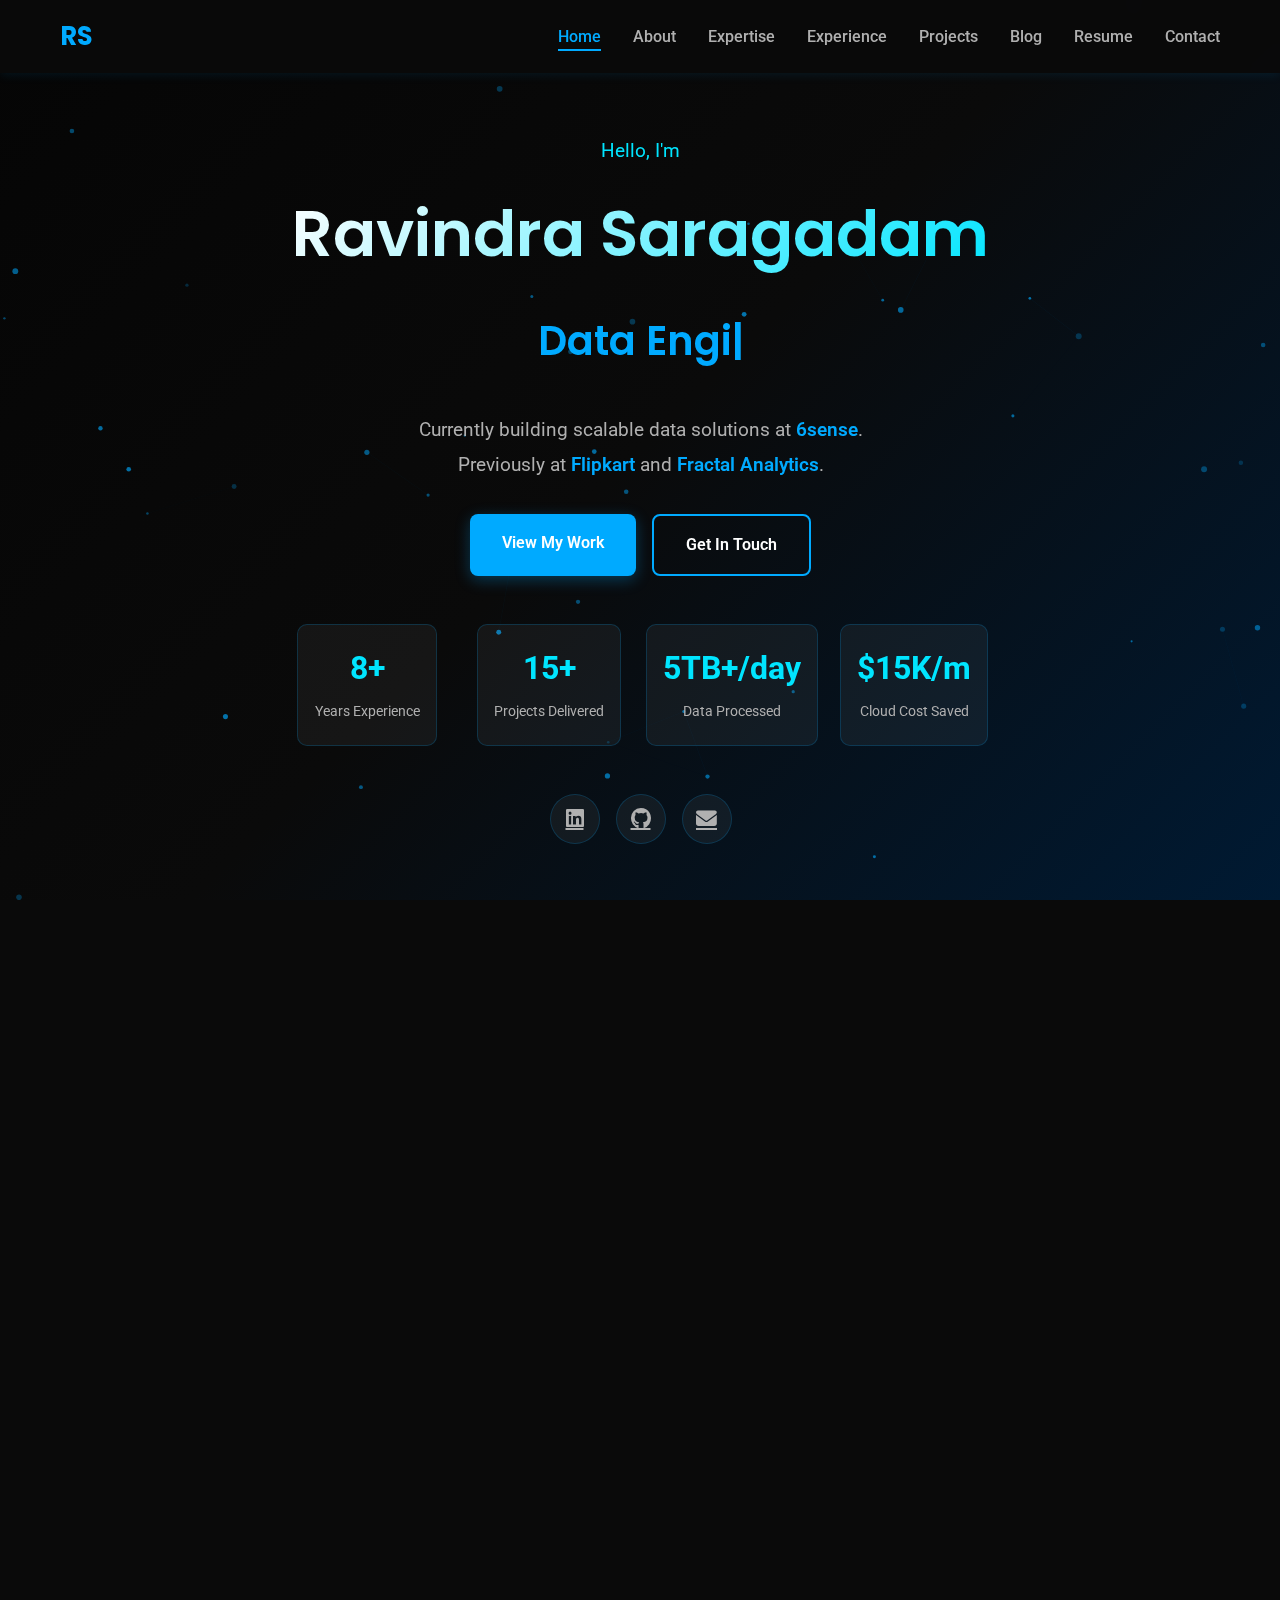
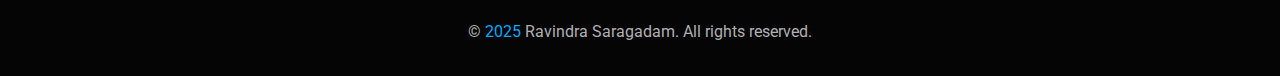
<file: index.html>
<!DOCTYPE html>
<html lang="en">
<head>
    <meta charset="UTF-8">
    <meta name="viewport" content="width=device-width, initial-scale=1.0">
    <title>Ravindra Saragadam - Data Engineer | AWS, Spark, Big Data Specialist</title>
    <meta name="description" content="Data Engineer at 6sense with extensive experience in building scalable data pipelines. Previously at Flipkart and Fractal Analytics. Expert in AWS, Spark, Flink, and cloud data solutions.">
    <meta name="keywords" content="Data Engineer, Big Data, AWS, Apache Spark, Flink, Cloud Computing, Ravindra Saragadam, 6sense, Flipkart, Data Pipeline">
    <meta name="author" content="Ravindra Saragadam">

    <!-- Open Graph Meta Tags -->
    <meta property="og:title" content="Ravindra Saragadam - Data Engineer | AWS, Spark, Big Data">
    <meta property="og:description" content="Data Engineer at 6sense specializing in scalable data solutions. extensive experience with AWS, Spark, Flink.">
    <meta property="og:type" content="website">
    <meta property="og:url" content="https://ravindrasaragadam.github.io">

    <!-- Favicon -->
    <link rel="icon" type="image/x-icon" href="assets/favicon.ico">
    <link rel="icon" type="image/png" sizes="32x32" href="assets/favicon-32x32.png">
    <link rel="icon" type="image/png" sizes="16x16" href="assets/favicon-16x16.png">
    <link rel="apple-touch-icon" sizes="180x180" href="assets/apple-touch-icon.png">

    <!-- Fonts -->
    <link rel="preconnect" href="https://fonts.googleapis.com">
    <link rel="preconnect" href="https://fonts.gstatic.com" crossorigin>
    <link href="https://fonts.googleapis.com/css2?family=Poppins:wght@300;400;500;600;700&family=Roboto:wght@300;400;500;700&display=swap" rel="stylesheet">
    
    <!-- Font Awesome -->
    <link rel="stylesheet" href="https://cdnjs.cloudflare.com/ajax/libs/font-awesome/6.4.0/css/all.min.css">
    
    <!-- Styles -->
    <link rel="stylesheet" href="styles.css">
</head>
<body>
    <!-- Scroll Progress Bar -->
    <div class="scroll-progress" id="scrollProgress"></div>

    <!-- Navigation -->
    <nav id="navbar">
        <div class="container">
            <div class="nav-brand">
                <a href="#home" id="navBrandText">RS</a>
            </div>
            <button class="nav-toggle" id="navToggle" aria-label="Toggle navigation">
                <span></span>
                <span></span>
                <span></span>
            </button>
            <ul class="nav-menu" id="navMenu">
                <li><a href="#home" class="nav-link active">Home</a></li>
                <li><a href="#about" class="nav-link">About</a></li>
                <li><a href="#expertise" class="nav-link">Expertise</a></li>
                <li><a href="#experience" class="nav-link">Experience</a></li>
                <li><a href="#projects" class="nav-link">Projects</a></li>
                <li><a href="#blog" class="nav-link">Blog</a></li>
                <li><a href="#resume" class="nav-link">Resume</a></li>
                <li><a href="#contact" class="nav-link">Contact</a></li>
            </ul>
        </div>
    </nav>

    <!-- Hero Section -->
    <section id="home" class="hero">
        <canvas id="particleCanvas"></canvas>
        <div class="hero-content">
            <div class="hero-text animate-fade-in">
                <p class="hero-greeting">Hello, I'm</p>
                <h1 class="hero-name">Ravindra Saragadam</h1>
                <h2 class="hero-title">
                    <span id="typingText"></span>
                    <span class="cursor">|</span>
                </h2>
                <p class="hero-description">
                    Currently building scalable data solutions at <span class="highlight">6sense</span>.<br>
                    Previously at <span class="highlight">Flipkart</span> and <span class="highlight">Fractal Analytics</span>.
                </p>
                <div class="hero-buttons">
                    <a href="#about" class="btn btn-primary">View My Work</a>
                    <a href="#contact" class="btn btn-secondary">Get In Touch</a>
                </div>
            </div>
            
            <div class="hero-stats" id="heroStats">
                <!-- Stats will be loaded from data.js -->
            </div>
            
            <div class="hero-social">
                <a href="https://www.linkedin.com/in/ravindrasaragadam" target="_blank" rel="noopener noreferrer" aria-label="LinkedIn">
                    <i class="fab fa-linkedin"></i>
                </a>
                <a href="https://github.com/ravindrasaragadam" target="_blank" rel="noopener noreferrer" aria-label="GitHub">
                    <i class="fab fa-github"></i>
                </a>
                <a href="mailto:ravindrasaragadam@gmail.com" aria-label="Email">
                    <i class="fas fa-envelope"></i>
                </a>
            </div>
        </div>
    </section>

    <!-- About Section -->
    <section id="about" class="section">
        <div class="container">
            <h2 class="section-title">About Me</h2>
            <div class="about-content">
                <div class="about-text" id="aboutText">
                    <!-- Content will be loaded from data.js -->
                </div>
                <div class="about-strengths" id="aboutStrengths">
                    <!-- Strengths will be loaded from data.js -->
                </div>
            </div>
            <div class="about-quote">
                <i class="fas fa-quote-left quote-icon"></i>
                <p>"I'll take something practical that actually works over the perfect theoretical solution every time."</p>
            </div>
        </div>
    </section>

    <!-- Expertise Section -->
    <section id="expertise" class="section section-dark">
        <div class="container">
            <h2 class="section-title">Core Expertise</h2>
            <div class="expertise-grid" id="expertiseGrid">
                <!-- Expertise items will be loaded from data.js -->
            </div>
        </div>
    </section>

    <!-- Experience Section -->
    <section id="experience" class="section">
        <div class="container">
            <h2 class="section-title">Work Experience</h2>
            <div class="timeline" id="timeline">
                <!-- Timeline items will be loaded from data.js -->
            </div>
        </div>
    </section>

    <!-- Projects Section -->
    <section id="projects" class="section section-dark">
        <div class="container">
            <h2 class="section-title">Featured Projects</h2>
            <div class="projects-grid" id="projectsGrid">
                <!-- Projects will be loaded from data.js -->
            </div>
        </div>
    </section>

    <!-- Blog Section -->
    <section id="blog" class="section">
        <div class="container">
            <h2 class="section-title">Blog & Insights</h2>
            <p class="section-subtitle">Sharing knowledge and experiences from the data engineering world</p>
            <div class="blog-grid" id="blogGrid">
                <!-- Blog posts will be loaded from data.js -->
            </div>
        </div>
    </section>

    <!-- Resume Section -->
    <section id="resume" class="section section-dark">
        <div class="container">
            <h2 class="section-title">Resume</h2>
            <p class="section-subtitle">Download my professional resume</p>
            <div class="resume-content">
                <div class="resume-overview">
                    <h3>Professional Summary</h3>
                    <p>Data Engineer with extensive experience building scalable data pipelines and infrastructure for Fortune 500 companies. Expertise in AWS, Apache Spark, Flink, and real-time data processing. Proven track record of delivering high-impact solutions with $10B+ revenue impact.</p>
                </div>
                <div class="resume-download">
                    <a href="assets/Resume_V5.pdf" download class="download-card">
                        <i class="fas fa-file-pdf"></i>
                        <div class="download-info">
                            <h4>Download PDF</h4>
                            <p>Standard format for applications</p>
                        </div>
                    </a>
                </div>
            </div>
        </div>
    </section>

    <!-- Contact Section -->
    <section id="contact" class="section">
        <div class="container">
            <h2 class="section-title">Get In Touch</h2>
            <p class="section-subtitle">Feel free to reach out for collaborations or just a friendly chat</p>
            <div class="contact-grid">
                <div class="contact-card">
                    <i class="fas fa-envelope"></i>
                    <h3>Email</h3>
                    <a href="mailto:ravindrasaragadam@gmail.com">ravindrasaragadam@gmail.com</a>
                </div>
                <div class="contact-card">
                    <i class="fas fa-map-marker-alt"></i>
                    <h3>Location</h3>
                    <p>Bengaluru, Karnataka, India</p>
                </div>
                <div class="contact-card">
                    <i class="fas fa-link"></i>
                    <h3>Connect</h3>
                    <div class="contact-social">
                        <a href="https://www.linkedin.com/in/ravindrasaragadam" target="_blank" rel="noopener noreferrer">
                            <i class="fab fa-linkedin"></i>
                        </a>
                        <a href="https://github.com/ravindrasaragadam" target="_blank" rel="noopener noreferrer">
                            <i class="fab fa-github"></i>
                        </a>
                    </div>
                </div>
            </div>
        </div>
    </section>

    <!-- Scroll to Top Button -->
    <button class="scroll-to-top" id="scrollToTop" aria-label="Scroll to top">
        <i class="fas fa-arrow-up"></i>
    </button>

    <!-- Footer -->
    <footer class="footer">
        <div class="container">
            <p>&copy; <span class="year">2025</span> Ravindra Saragadam. All rights reserved.</p>
        </div>
    </footer>

    <!-- Scripts -->
    <script src="data.js"></script>
    <script src="scripts.js"></script>
</body>
</html>
</file>
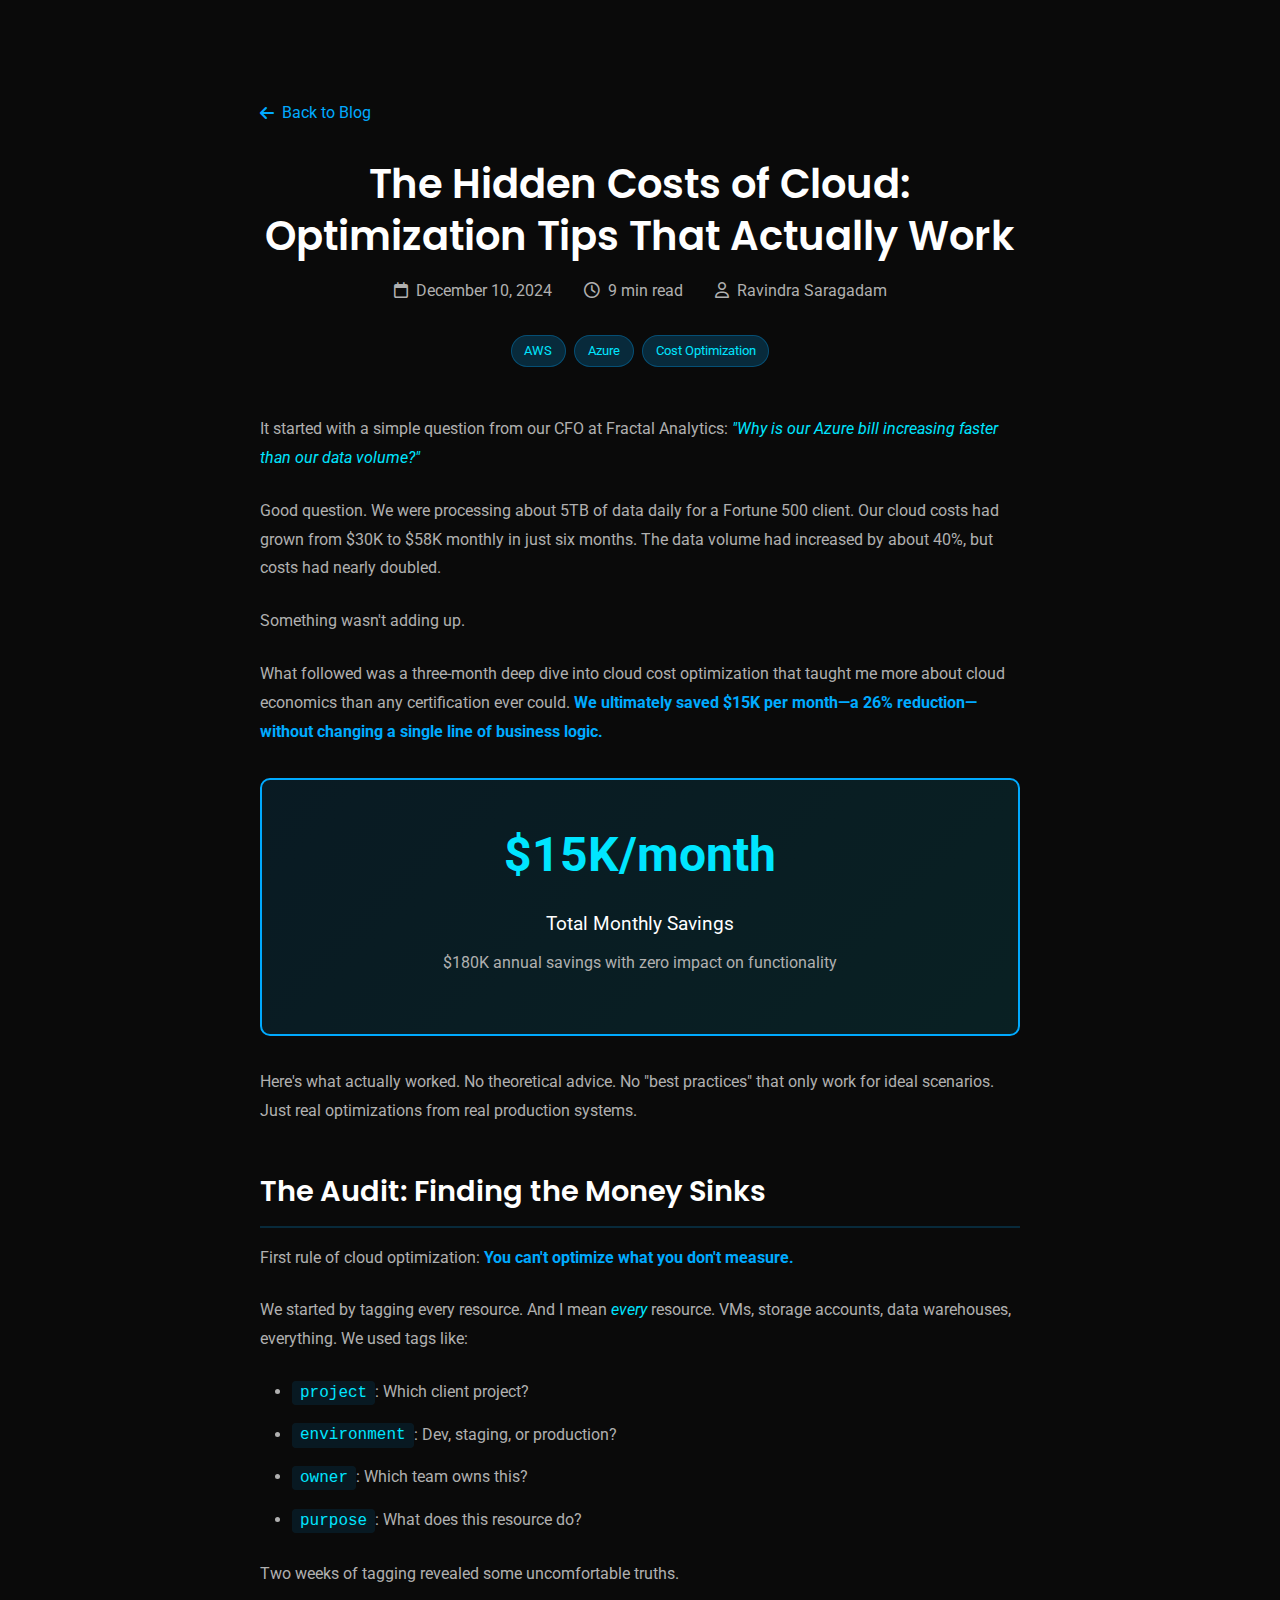
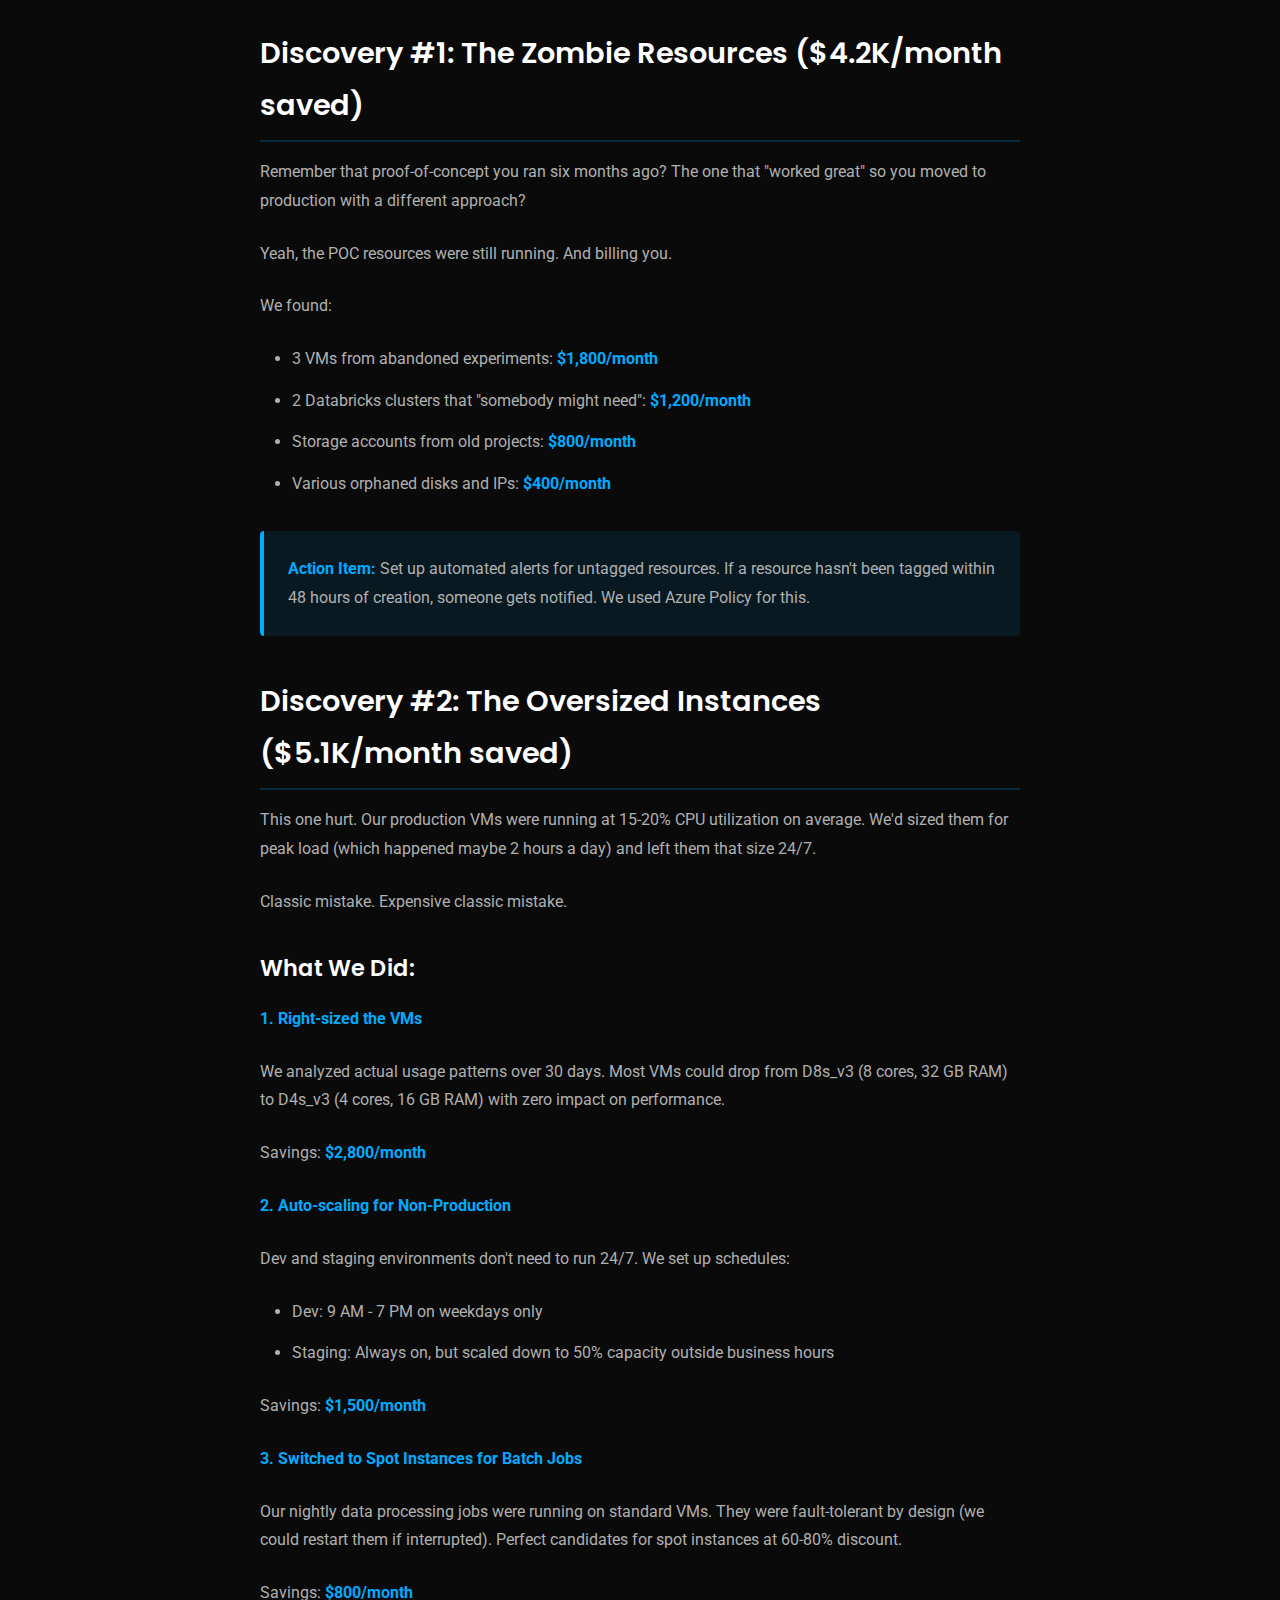
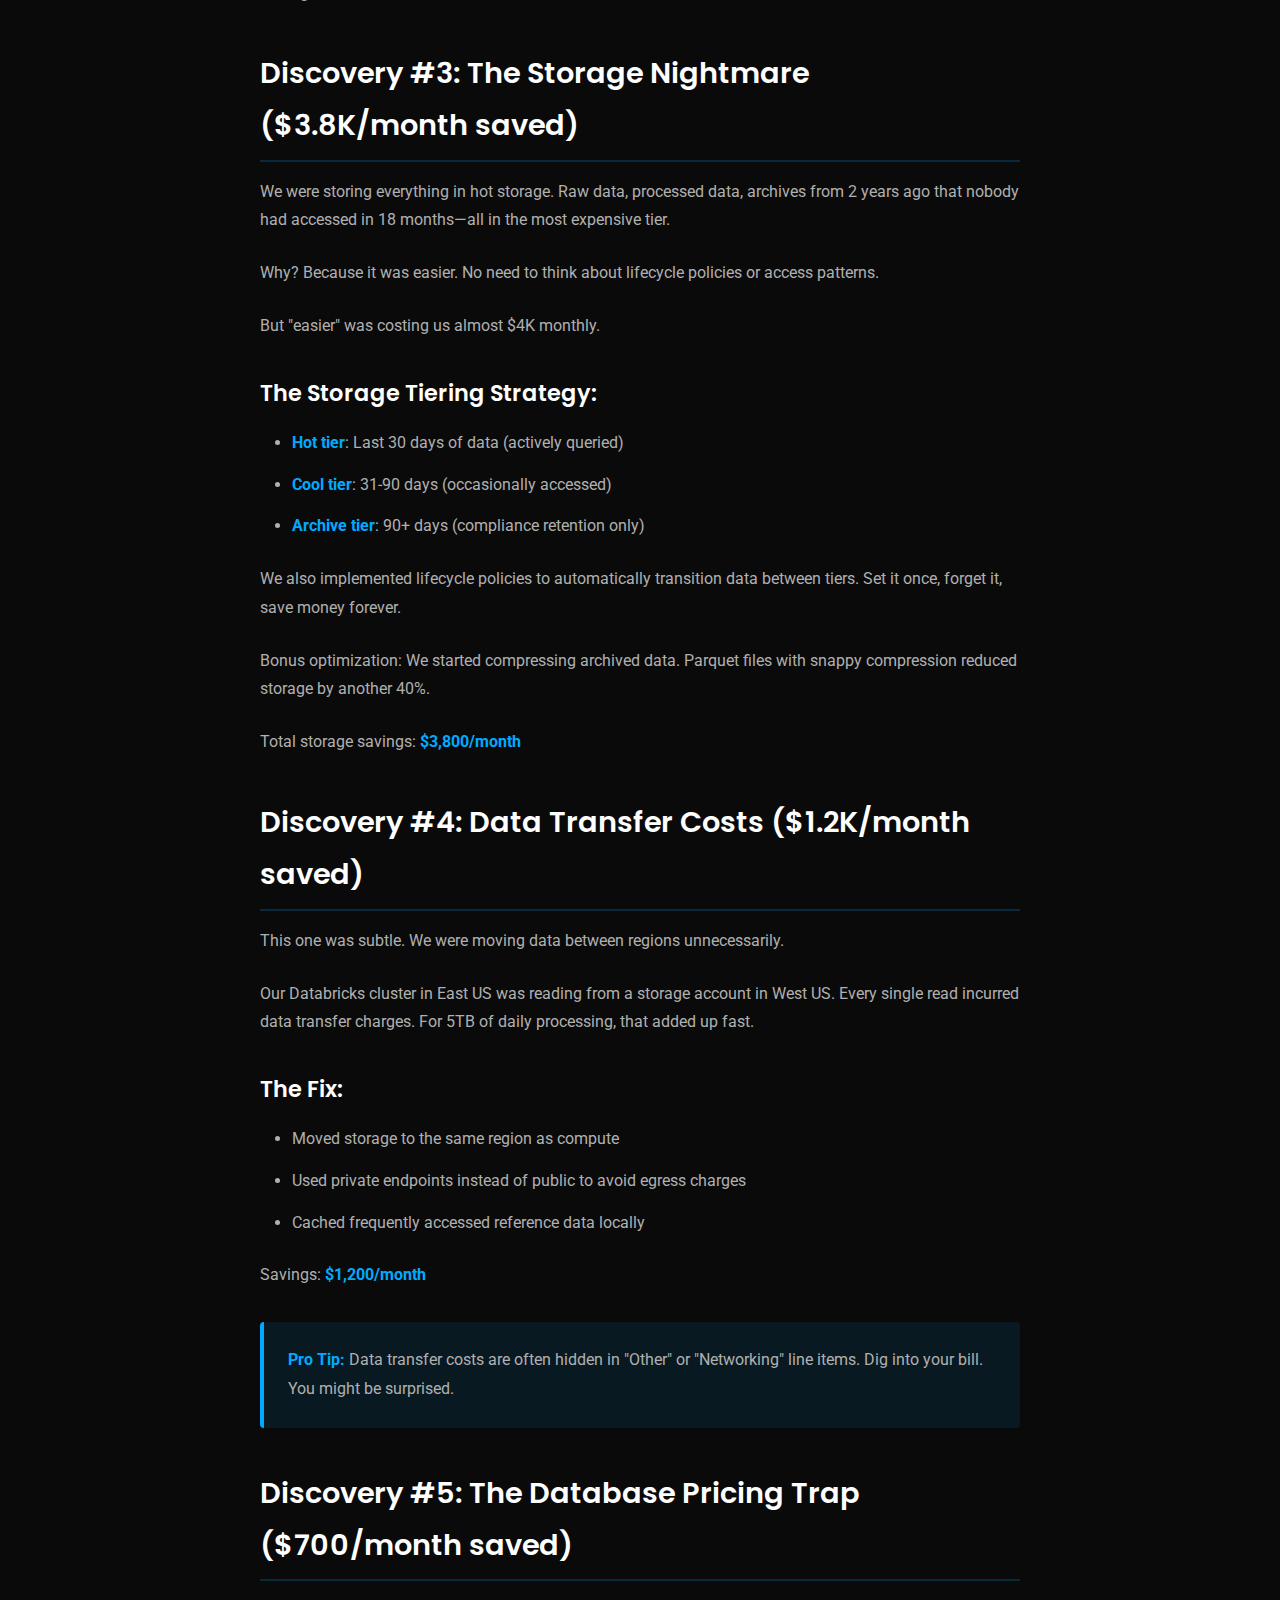
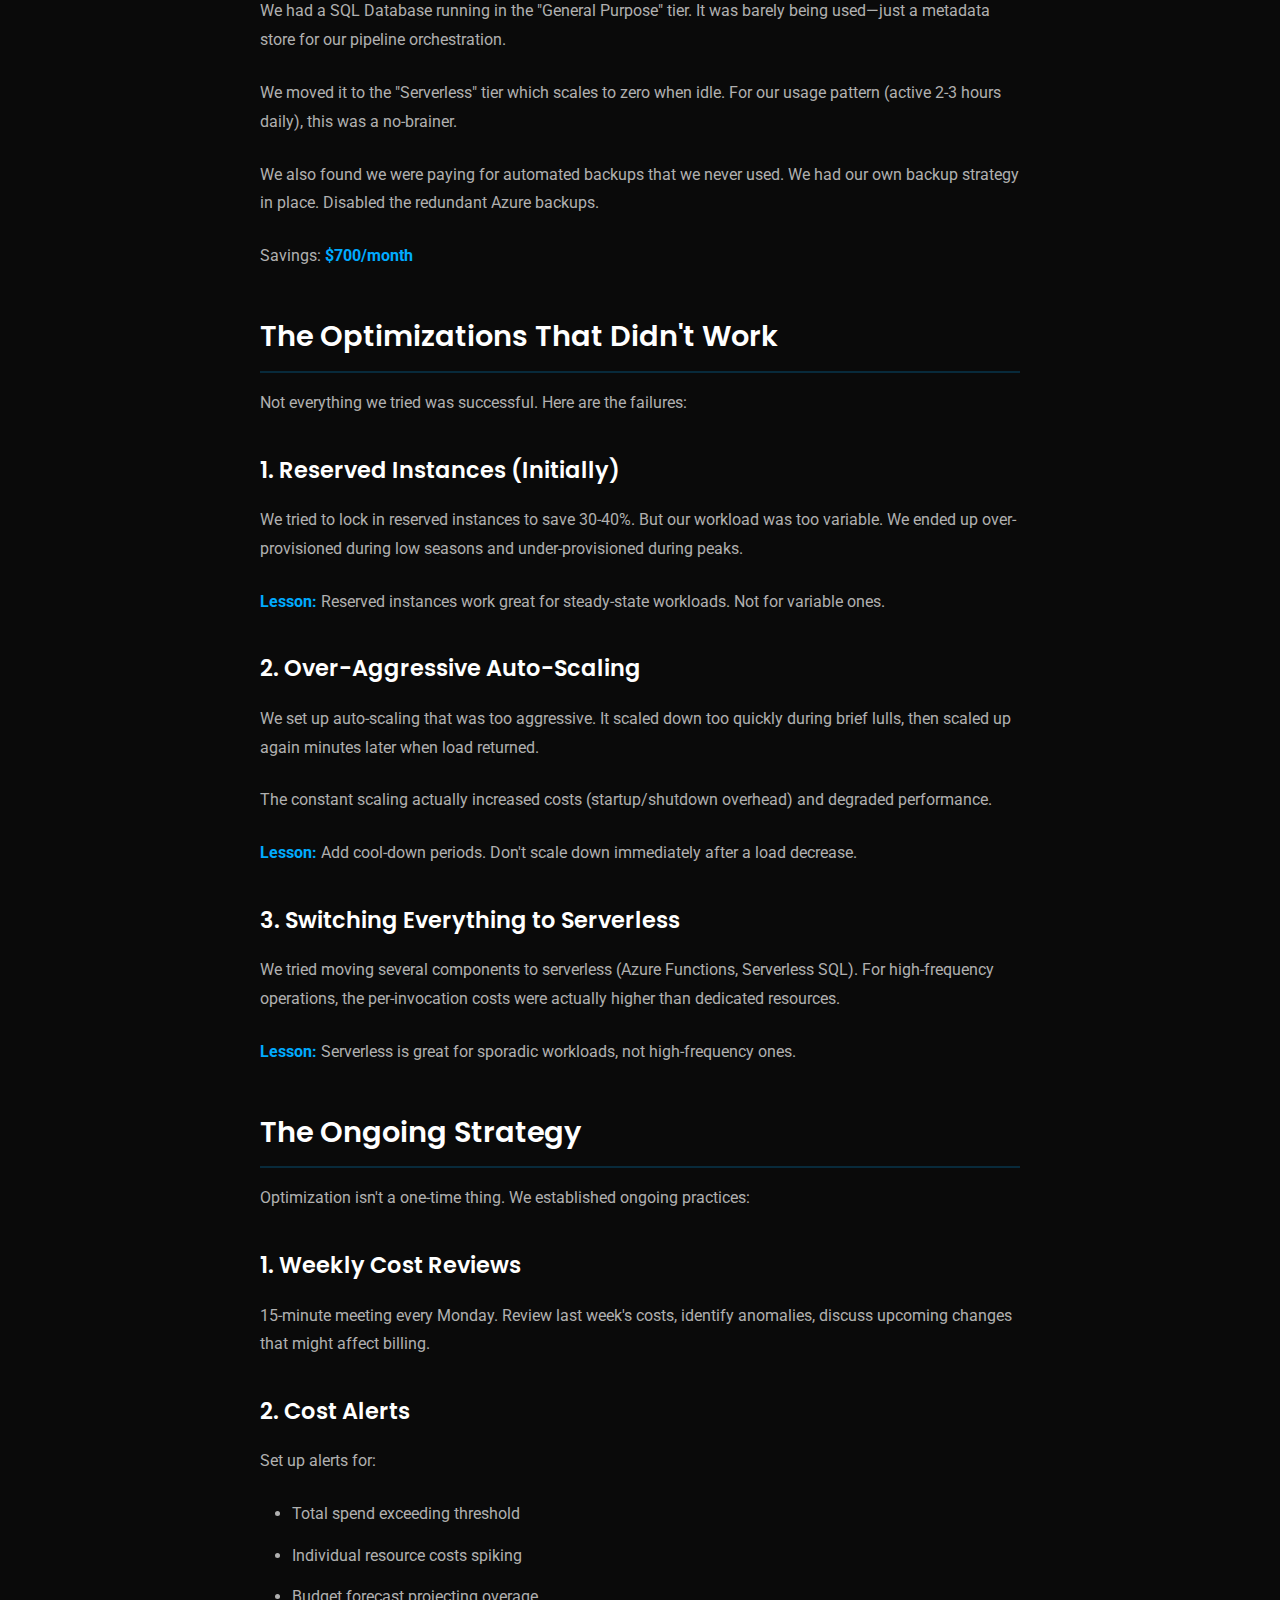
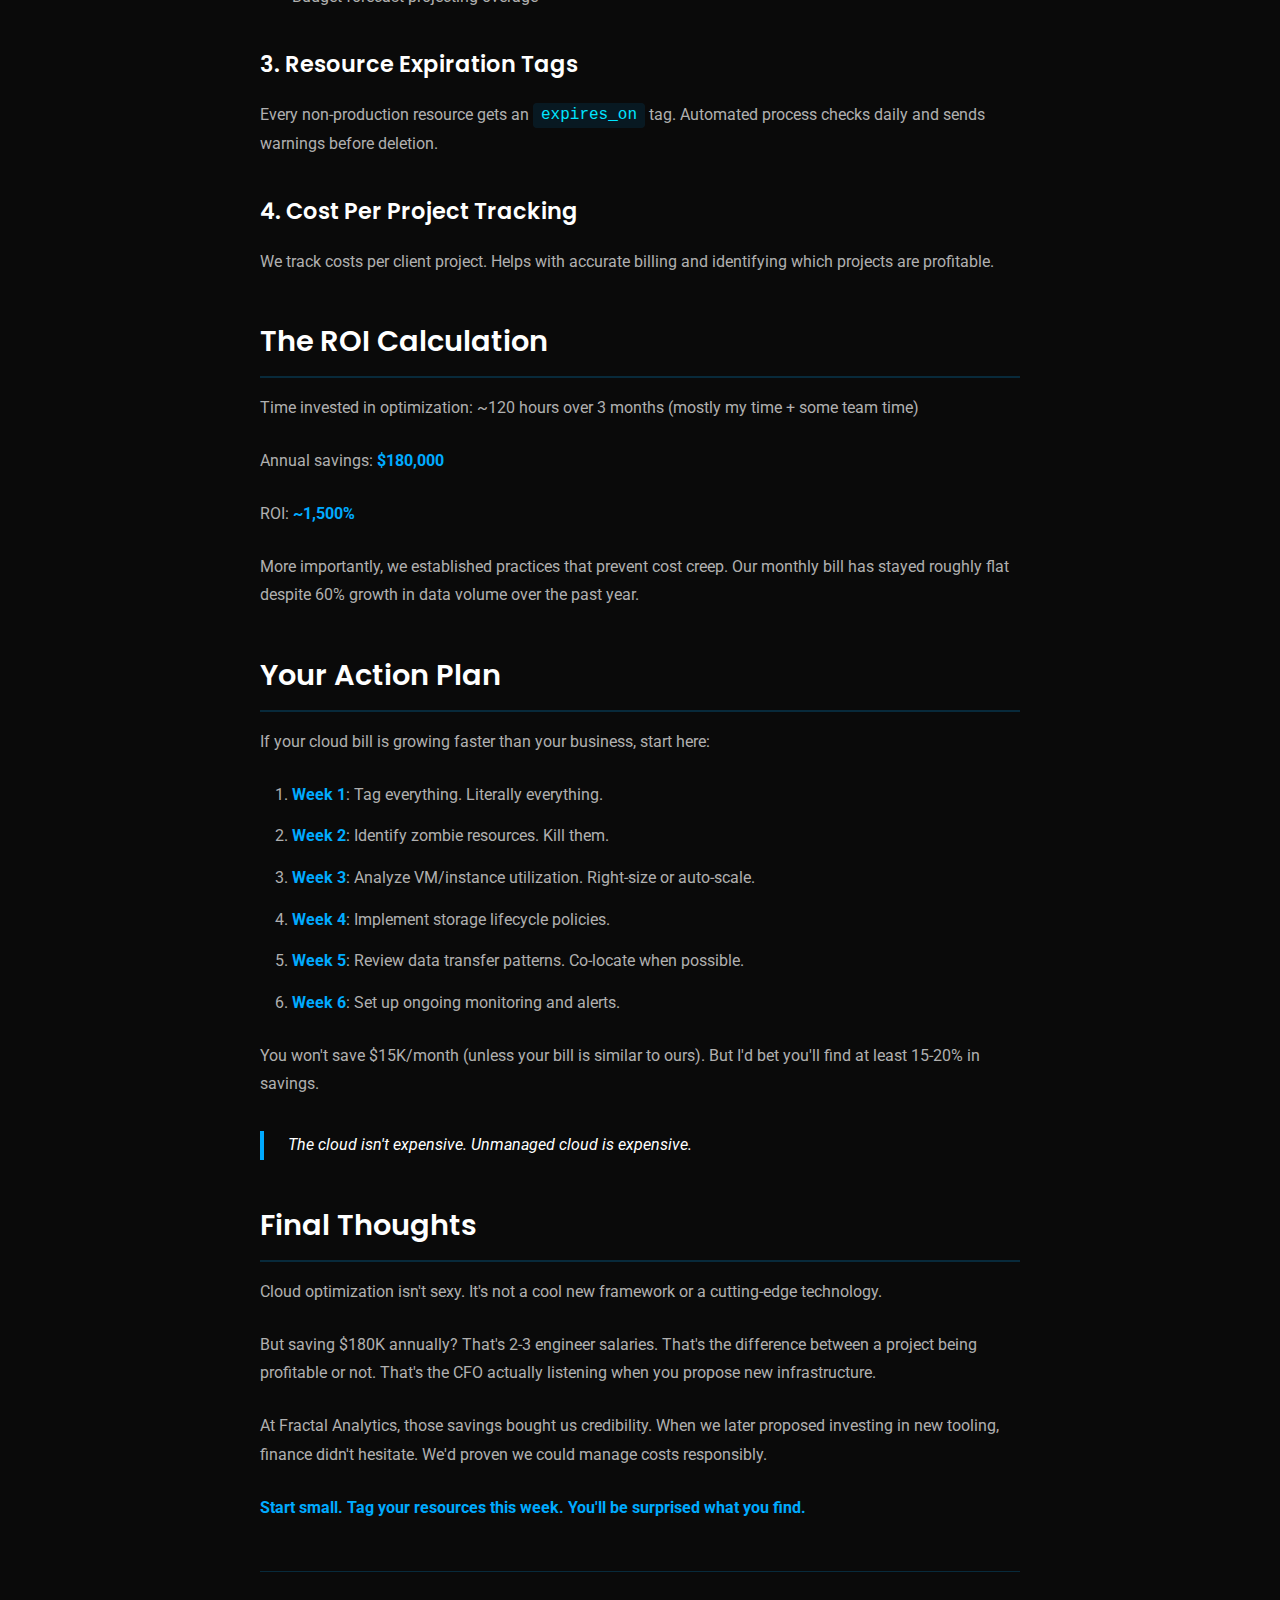
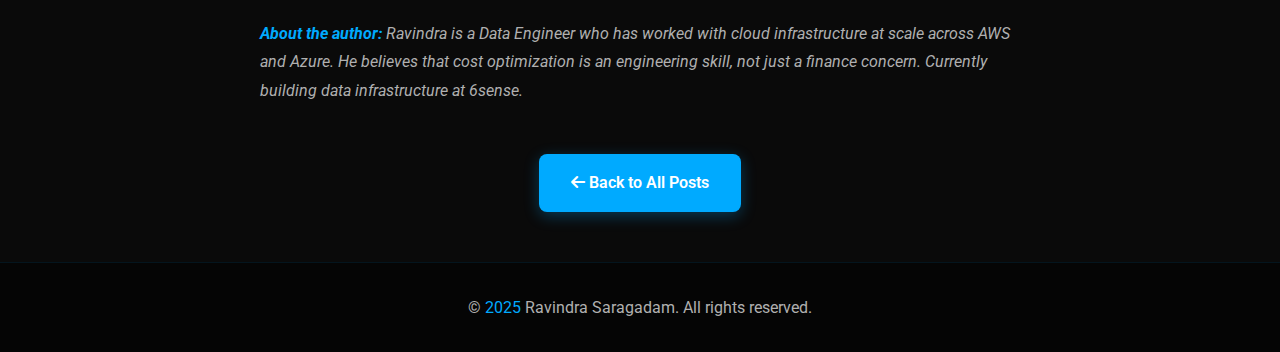
<file: blog-cloud-optimization.html>
<!DOCTYPE html>
<html lang="en">
<head>
    <meta charset="UTF-8">
    <meta name="viewport" content="width=device-width, initial-scale=1.0">
    <title>The Hidden Costs of Cloud: Optimization Tips That Actually Work | Ravindra Saragadam</title>
    <meta name="description" content="At Fractal Analytics, our Azure bill was spiraling out of control. Here's how we saved $15K monthly through smart optimization.">
    
    <!-- Fonts -->
    <link rel="preconnect" href="https://fonts.googleapis.com">
    <link rel="preconnect" href="https://fonts.gstatic.com" crossorigin>
    <link href="https://fonts.googleapis.com/css2?family=Poppins:wght@300;400;500;600;700&family=Roboto:wght@300;400;500;700&display=swap" rel="stylesheet">
    
    <!-- Font Awesome -->
    <link rel="stylesheet" href="https://cdnjs.cloudflare.com/ajax/libs/font-awesome/6.4.0/css/all.min.css">
    
    <!-- Styles -->
    <link rel="stylesheet" href="styles.css">
    <style>
        .blog-post {
            max-width: 800px;
            margin: 0 auto;
            padding: 100px 20px 50px;
        }

        .blog-header {
            text-align: center;
            margin-bottom: 3rem;
        }

        .blog-back {
            display: inline-flex;
            align-items: center;
            gap: 0.5rem;
            color: var(--primary-color);
            text-decoration: none;
            margin-bottom: 2rem;
            transition: var(--transition);
        }

        .blog-back:hover {
            gap: 0.8rem;
        }

        .blog-post h1 {
            font-size: 2.5rem;
            margin-bottom: 1rem;
            line-height: 1.3;
        }

        .blog-meta {
            color: var(--text-secondary);
            display: flex;
            gap: 2rem;
            justify-content: center;
            flex-wrap: wrap;
            margin-bottom: 2rem;
        }

        .blog-meta-item {
            display: flex;
            align-items: center;
            gap: 0.5rem;
        }

        .blog-post-tags {
            display: flex;
            gap: 0.5rem;
            justify-content: center;
            flex-wrap: wrap;
        }

        .blog-content {
            line-height: 1.8;
            color: var(--text-secondary);
        }

        .blog-content h2 {
            color: var(--text-primary);
            font-size: 1.8rem;
            margin: 2.5rem 0 1rem;
            padding-bottom: 0.5rem;
            border-bottom: 2px solid rgba(0, 170, 255, 0.2);
        }

        .blog-content h3 {
            color: var(--text-primary);
            font-size: 1.4rem;
            margin: 2rem 0 1rem;
        }

        .blog-content p {
            margin-bottom: 1.5rem;
        }

        .blog-content ul, .blog-content ol {
            margin-bottom: 1.5rem;
            padding-left: 2rem;
        }

        .blog-content li {
            margin-bottom: 0.8rem;
        }

        .blog-content strong {
            color: var(--primary-color);
        }

        .blog-content em {
            color: var(--accent-color);
        }

        .blog-content blockquote {
            border-left: 4px solid var(--primary-color);
            padding-left: 1.5rem;
            margin: 2rem 0;
            font-style: italic;
            color: var(--text-primary);
        }

        .blog-content code {
            background: rgba(0, 170, 255, 0.1);
            padding: 0.2rem 0.5rem;
            border-radius: 4px;
            font-family: 'Courier New', monospace;
            color: var(--accent-color);
        }

        .highlight-box {
            background: rgba(0, 170, 255, 0.1);
            border-left: 4px solid var(--primary-color);
            padding: 1.5rem;
            margin: 2rem 0;
            border-radius: 4px;
        }

        .savings-box {
            background: linear-gradient(135deg, rgba(0, 170, 255, 0.1), rgba(0, 229, 255, 0.1));
            border: 2px solid var(--primary-color);
            padding: 2rem;
            margin: 2rem 0;
            border-radius: 10px;
            text-align: center;
        }

        .savings-amount {
            font-size: 3rem;
            font-weight: 700;
            color: var(--accent-color);
            margin-bottom: 0.5rem;
        }

        @media (max-width: 640px) {
            .blog-post h1 {
                font-size: 2rem;
            }
            
            .savings-amount {
                font-size: 2rem;
            }
        }
    </style>
</head>
<body>
    <article class="blog-post">
        <a href="index.html#blog" class="blog-back">
            <i class="fas fa-arrow-left"></i> Back to Blog
        </a>

        <header class="blog-header">
            <h1>The Hidden Costs of Cloud: Optimization Tips That Actually Work</h1>
            <div class="blog-meta">
                <span class="blog-meta-item">
                    <i class="far fa-calendar"></i>
                    December 10, 2024
                </span>
                <span class="blog-meta-item">
                    <i class="far fa-clock"></i>
                    9 min read
                </span>
                <span class="blog-meta-item">
                    <i class="far fa-user"></i>
                    Ravindra Saragadam
                </span>
            </div>
            <div class="blog-post-tags">
                <span class="tag">AWS</span>
                <span class="tag">Azure</span>
                <span class="tag">Cost Optimization</span>
            </div>
        </header>

        <div class="blog-content">
            <p>
                It started with a simple question from our CFO at Fractal Analytics: <em>"Why is our Azure bill increasing faster than our data volume?"</em>
            </p>

            <p>
                Good question. We were processing about 5TB of data daily for a Fortune 500 client. Our cloud costs had grown from $30K to $58K monthly in just six months. The data volume had increased by about 40%, but costs had nearly doubled.
            </p>

            <p>
                Something wasn't adding up.
            </p>

            <p>
                What followed was a three-month deep dive into cloud cost optimization that taught me more about cloud economics than any certification ever could. <strong>We ultimately saved $15K per month—a 26% reduction—without changing a single line of business logic.</strong>
            </p>

            <div class="savings-box">
                <div class="savings-amount">$15K/month</div>
                <p style="color: var(--text-primary); font-size: 1.2rem; margin: 0;">Total Monthly Savings</p>
                <p style="color: var(--text-secondary); margin-top: 0.5rem;">$180K annual savings with zero impact on functionality</p>
            </div>

            <p>
                Here's what actually worked. No theoretical advice. No "best practices" that only work for ideal scenarios. Just real optimizations from real production systems.
            </p>

            <h2>The Audit: Finding the Money Sinks</h2>

            <p>
                First rule of cloud optimization: <strong>You can't optimize what you don't measure.</strong>
            </p>

            <p>
                We started by tagging every resource. And I mean <em>every</em> resource. VMs, storage accounts, data warehouses, everything. We used tags like:
            </p>

            <ul>
                <li><code>project</code>: Which client project?</li>
                <li><code>environment</code>: Dev, staging, or production?</li>
                <li><code>owner</code>: Which team owns this?</li>
                <li><code>purpose</code>: What does this resource do?</li>
            </ul>

            <p>
                Two weeks of tagging revealed some uncomfortable truths.
            </p>

            <h2>Discovery #1: The Zombie Resources ($4.2K/month saved)</h2>

            <p>
                Remember that proof-of-concept you ran six months ago? The one that "worked great" so you moved to production with a different approach?
            </p>

            <p>
                Yeah, the POC resources were still running. And billing you.
            </p>

            <p>
                We found:
            </p>

            <ul>
                <li>3 VMs from abandoned experiments: <strong>$1,800/month</strong></li>
                <li>2 Databricks clusters that "somebody might need": <strong>$1,200/month</strong></li>
                <li>Storage accounts from old projects: <strong>$800/month</strong></li>
                <li>Various orphaned disks and IPs: <strong>$400/month</strong></li>
            </ul>

            <div class="highlight-box">
                <strong>Action Item:</strong> Set up automated alerts for untagged resources. If a resource hasn't been tagged within 48 hours of creation, someone gets notified. We used Azure Policy for this.
            </div>

            <h2>Discovery #2: The Oversized Instances ($5.1K/month saved)</h2>

            <p>
                This one hurt. Our production VMs were running at 15-20% CPU utilization on average. We'd sized them for peak load (which happened maybe 2 hours a day) and left them that size 24/7.
            </p>

            <p>
                Classic mistake. Expensive classic mistake.
            </p>

            <h3>What We Did:</h3>

            <p>
                <strong>1. Right-sized the VMs</strong>
            </p>

            <p>
                We analyzed actual usage patterns over 30 days. Most VMs could drop from D8s_v3 (8 cores, 32 GB RAM) to D4s_v3 (4 cores, 16 GB RAM) with zero impact on performance.
            </p>

            <p>
                Savings: <strong>$2,800/month</strong>
            </p>

            <p>
                <strong>2. Auto-scaling for Non-Production</strong>
            </p>

            <p>
                Dev and staging environments don't need to run 24/7. We set up schedules:
            </p>

            <ul>
                <li>Dev: 9 AM - 7 PM on weekdays only</li>
                <li>Staging: Always on, but scaled down to 50% capacity outside business hours</li>
            </ul>

            <p>
                Savings: <strong>$1,500/month</strong>
            </p>

            <p>
                <strong>3. Switched to Spot Instances for Batch Jobs</strong>
            </p>

            <p>
                Our nightly data processing jobs were running on standard VMs. They were fault-tolerant by design (we could restart them if interrupted). Perfect candidates for spot instances at 60-80% discount.
            </p>

            <p>
                Savings: <strong>$800/month</strong>
            </p>

            <h2>Discovery #3: The Storage Nightmare ($3.8K/month saved)</h2>

            <p>
                We were storing everything in hot storage. Raw data, processed data, archives from 2 years ago that nobody had accessed in 18 months—all in the most expensive tier.
            </p>

            <p>
                Why? Because it was easier. No need to think about lifecycle policies or access patterns.
            </p>

            <p>
                But "easier" was costing us almost $4K monthly.
            </p>

            <h3>The Storage Tiering Strategy:</h3>

            <ul>
                <li><strong>Hot tier</strong>: Last 30 days of data (actively queried)</li>
                <li><strong>Cool tier</strong>: 31-90 days (occasionally accessed)</li>
                <li><strong>Archive tier</strong>: 90+ days (compliance retention only)</li>
            </ul>

            <p>
                We also implemented lifecycle policies to automatically transition data between tiers. Set it once, forget it, save money forever.
            </p>

            <p>
                Bonus optimization: We started compressing archived data. Parquet files with snappy compression reduced storage by another 40%.
            </p>

            <p>
                Total storage savings: <strong>$3,800/month</strong>
            </p>

            <h2>Discovery #4: Data Transfer Costs ($1.2K/month saved)</h2>

            <p>
                This one was subtle. We were moving data between regions unnecessarily.
            </p>

            <p>
                Our Databricks cluster in East US was reading from a storage account in West US. Every single read incurred data transfer charges. For 5TB of daily processing, that added up fast.
            </p>

            <h3>The Fix:</h3>

            <ul>
                <li>Moved storage to the same region as compute</li>
                <li>Used private endpoints instead of public to avoid egress charges</li>
                <li>Cached frequently accessed reference data locally</li>
            </ul>

            <p>
                Savings: <strong>$1,200/month</strong>
            </p>

            <div class="highlight-box">
                <strong>Pro Tip:</strong> Data transfer costs are often hidden in "Other" or "Networking" line items. Dig into your bill. You might be surprised.
            </div>

            <h2>Discovery #5: The Database Pricing Trap ($700/month saved)</h2>

            <p>
                We had a SQL Database running in the "General Purpose" tier. It was barely being used—just a metadata store for our pipeline orchestration.
            </p>

            <p>
                We moved it to the "Serverless" tier which scales to zero when idle. For our usage pattern (active 2-3 hours daily), this was a no-brainer.
            </p>

            <p>
                We also found we were paying for automated backups that we never used. We had our own backup strategy in place. Disabled the redundant Azure backups.
            </p>

            <p>
                Savings: <strong>$700/month</strong>
            </p>

            <h2>The Optimizations That Didn't Work</h2>

            <p>
                Not everything we tried was successful. Here are the failures:
            </p>

            <h3>1. Reserved Instances (Initially)</h3>

            <p>
                We tried to lock in reserved instances to save 30-40%. But our workload was too variable. We ended up over-provisioned during low seasons and under-provisioned during peaks.
            </p>

            <p>
                <strong>Lesson:</strong> Reserved instances work great for steady-state workloads. Not for variable ones.
            </p>

            <h3>2. Over-Aggressive Auto-Scaling</h3>

            <p>
                We set up auto-scaling that was too aggressive. It scaled down too quickly during brief lulls, then scaled up again minutes later when load returned.
            </p>

            <p>
                The constant scaling actually increased costs (startup/shutdown overhead) and degraded performance.
            </p>

            <p>
                <strong>Lesson:</strong> Add cool-down periods. Don't scale down immediately after a load decrease.
            </p>

            <h3>3. Switching Everything to Serverless</h3>

            <p>
                We tried moving several components to serverless (Azure Functions, Serverless SQL). For high-frequency operations, the per-invocation costs were actually higher than dedicated resources.
            </p>

            <p>
                <strong>Lesson:</strong> Serverless is great for sporadic workloads, not high-frequency ones.
            </p>

            <h2>The Ongoing Strategy</h2>

            <p>
                Optimization isn't a one-time thing. We established ongoing practices:
            </p>

            <h3>1. Weekly Cost Reviews</h3>

            <p>
                15-minute meeting every Monday. Review last week's costs, identify anomalies, discuss upcoming changes that might affect billing.
            </p>

            <h3>2. Cost Alerts</h3>

            <p>
                Set up alerts for:
            </p>

            <ul>
                <li>Total spend exceeding threshold</li>
                <li>Individual resource costs spiking</li>
                <li>Budget forecast projecting overage</li>
            </ul>

            <h3>3. Resource Expiration Tags</h3>

            <p>
                Every non-production resource gets an <code>expires_on</code> tag. Automated process checks daily and sends warnings before deletion.
            </p>

            <h3>4. Cost Per Project Tracking</h3>

            <p>
                We track costs per client project. Helps with accurate billing and identifying which projects are profitable.
            </p>

            <h2>The ROI Calculation</h2>

            <p>
                Time invested in optimization: ~120 hours over 3 months (mostly my time + some team time)
            </p>

            <p>
                Annual savings: <strong>$180,000</strong>
            </p>

            <p>
                ROI: <strong>~1,500%</strong>
            </p>

            <p>
                More importantly, we established practices that prevent cost creep. Our monthly bill has stayed roughly flat despite 60% growth in data volume over the past year.
            </p>

            <h2>Your Action Plan</h2>

            <p>
                If your cloud bill is growing faster than your business, start here:
            </p>

            <ol>
                <li><strong>Week 1</strong>: Tag everything. Literally everything.</li>
                <li><strong>Week 2</strong>: Identify zombie resources. Kill them.</li>
                <li><strong>Week 3</strong>: Analyze VM/instance utilization. Right-size or auto-scale.</li>
                <li><strong>Week 4</strong>: Implement storage lifecycle policies.</li>
                <li><strong>Week 5</strong>: Review data transfer patterns. Co-locate when possible.</li>
                <li><strong>Week 6</strong>: Set up ongoing monitoring and alerts.</li>
            </ol>

            <p>
                You won't save $15K/month (unless your bill is similar to ours). But I'd bet you'll find at least 15-20% in savings.
            </p>

            <blockquote>
                The cloud isn't expensive. Unmanaged cloud is expensive.
            </blockquote>

            <h2>Final Thoughts</h2>

            <p>
                Cloud optimization isn't sexy. It's not a cool new framework or a cutting-edge technology.
            </p>

            <p>
                But saving $180K annually? That's 2-3 engineer salaries. That's the difference between a project being profitable or not. That's the CFO actually listening when you propose new infrastructure.
            </p>

            <p>
                At Fractal Analytics, those savings bought us credibility. When we later proposed investing in new tooling, finance didn't hesitate. We'd proven we could manage costs responsibly.
            </p>

            <p>
                <strong>Start small. Tag your resources this week. You'll be surprised what you find.</strong>
            </p>

            <hr style="border: 0; border-top: 1px solid rgba(0, 170, 255, 0.2); margin: 3rem 0;">

            <p style="font-style: italic; color: var(--text-secondary);">
                <strong>About the author:</strong> Ravindra is a Data Engineer who has worked with cloud infrastructure at scale across AWS and Azure. He believes that cost optimization is an engineering skill, not just a finance concern. Currently building data infrastructure at 6sense.
            </p>
        </div>

        <div style="text-align: center; margin-top: 3rem;">
            <a href="index.html#blog" class="btn btn-primary">
                <i class="fas fa-arrow-left"></i> Back to All Posts
            </a>
        </div>
    </article>

    <footer class="footer">
        <div class="container">
            <p>&copy; <span class="year">2025</span> Ravindra Saragadam. All rights reserved.</p>
        </div>
    </footer>
</body>
</html>
</file>
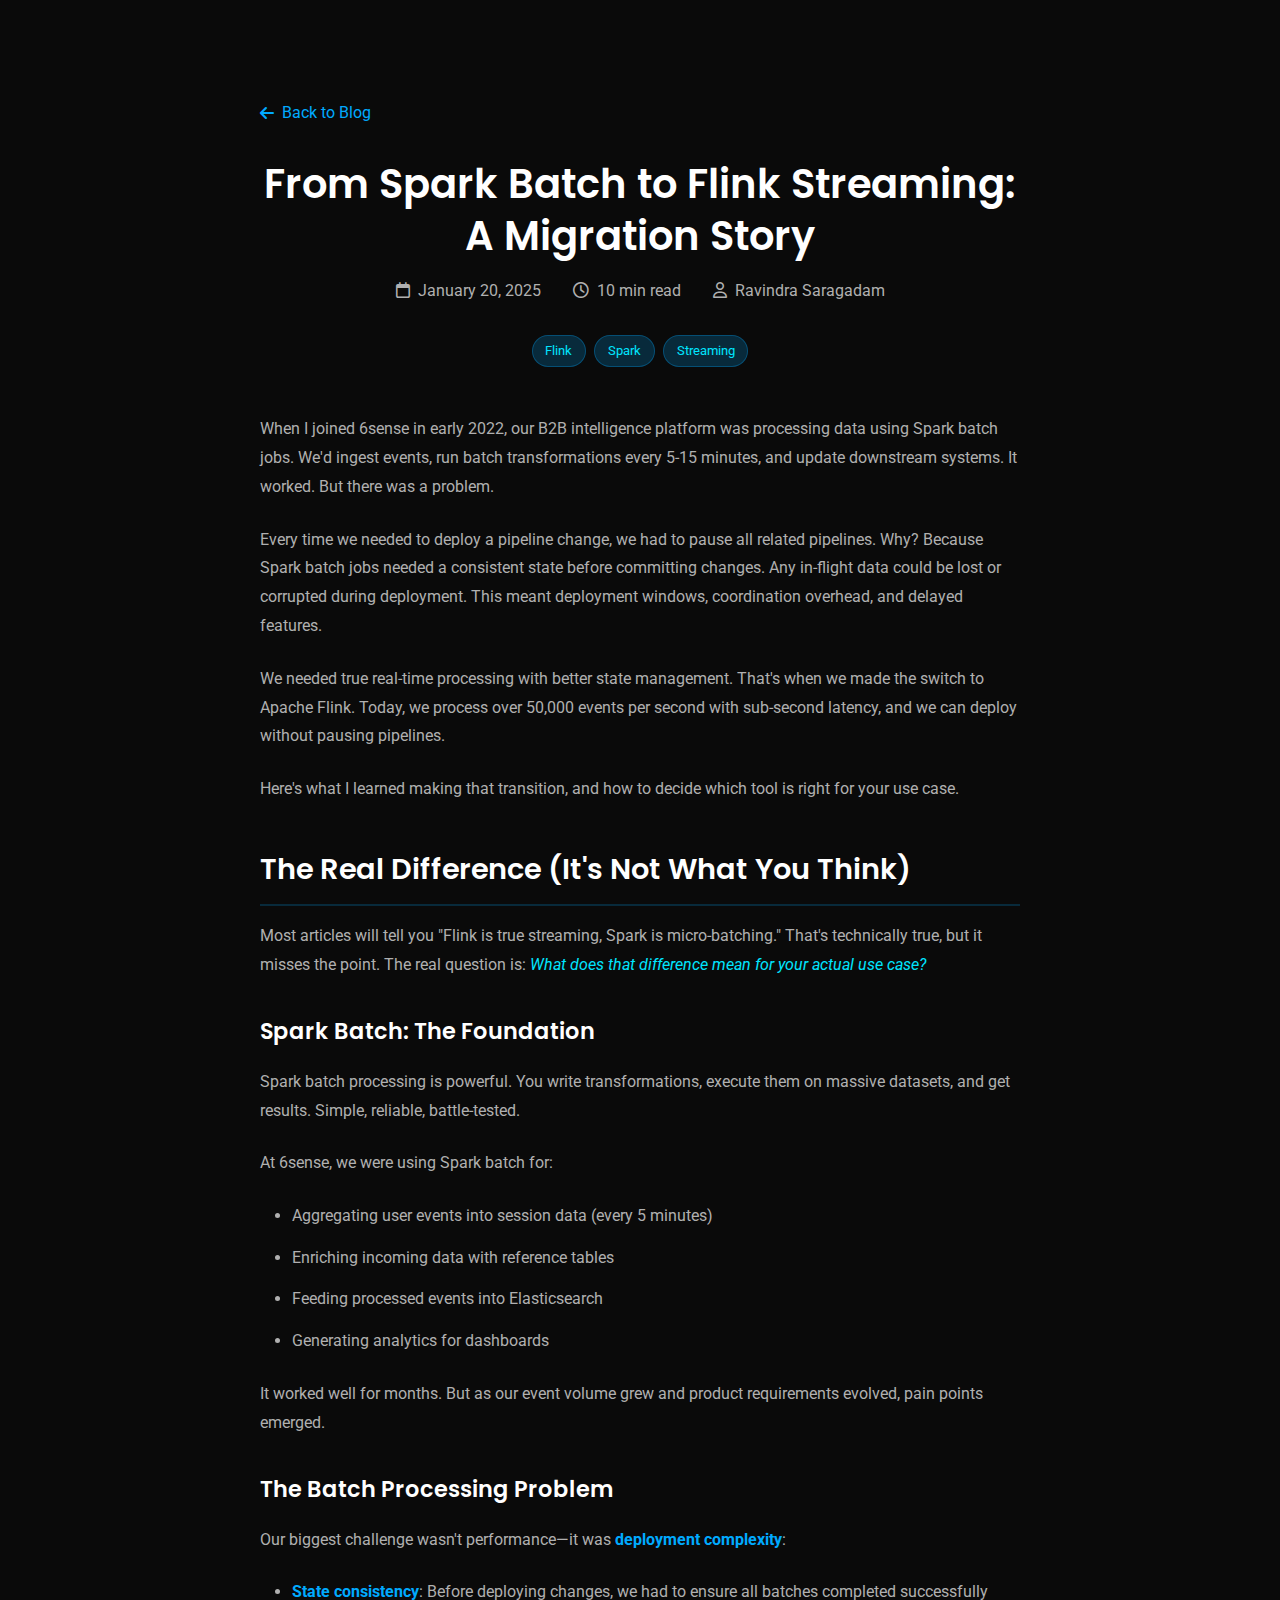
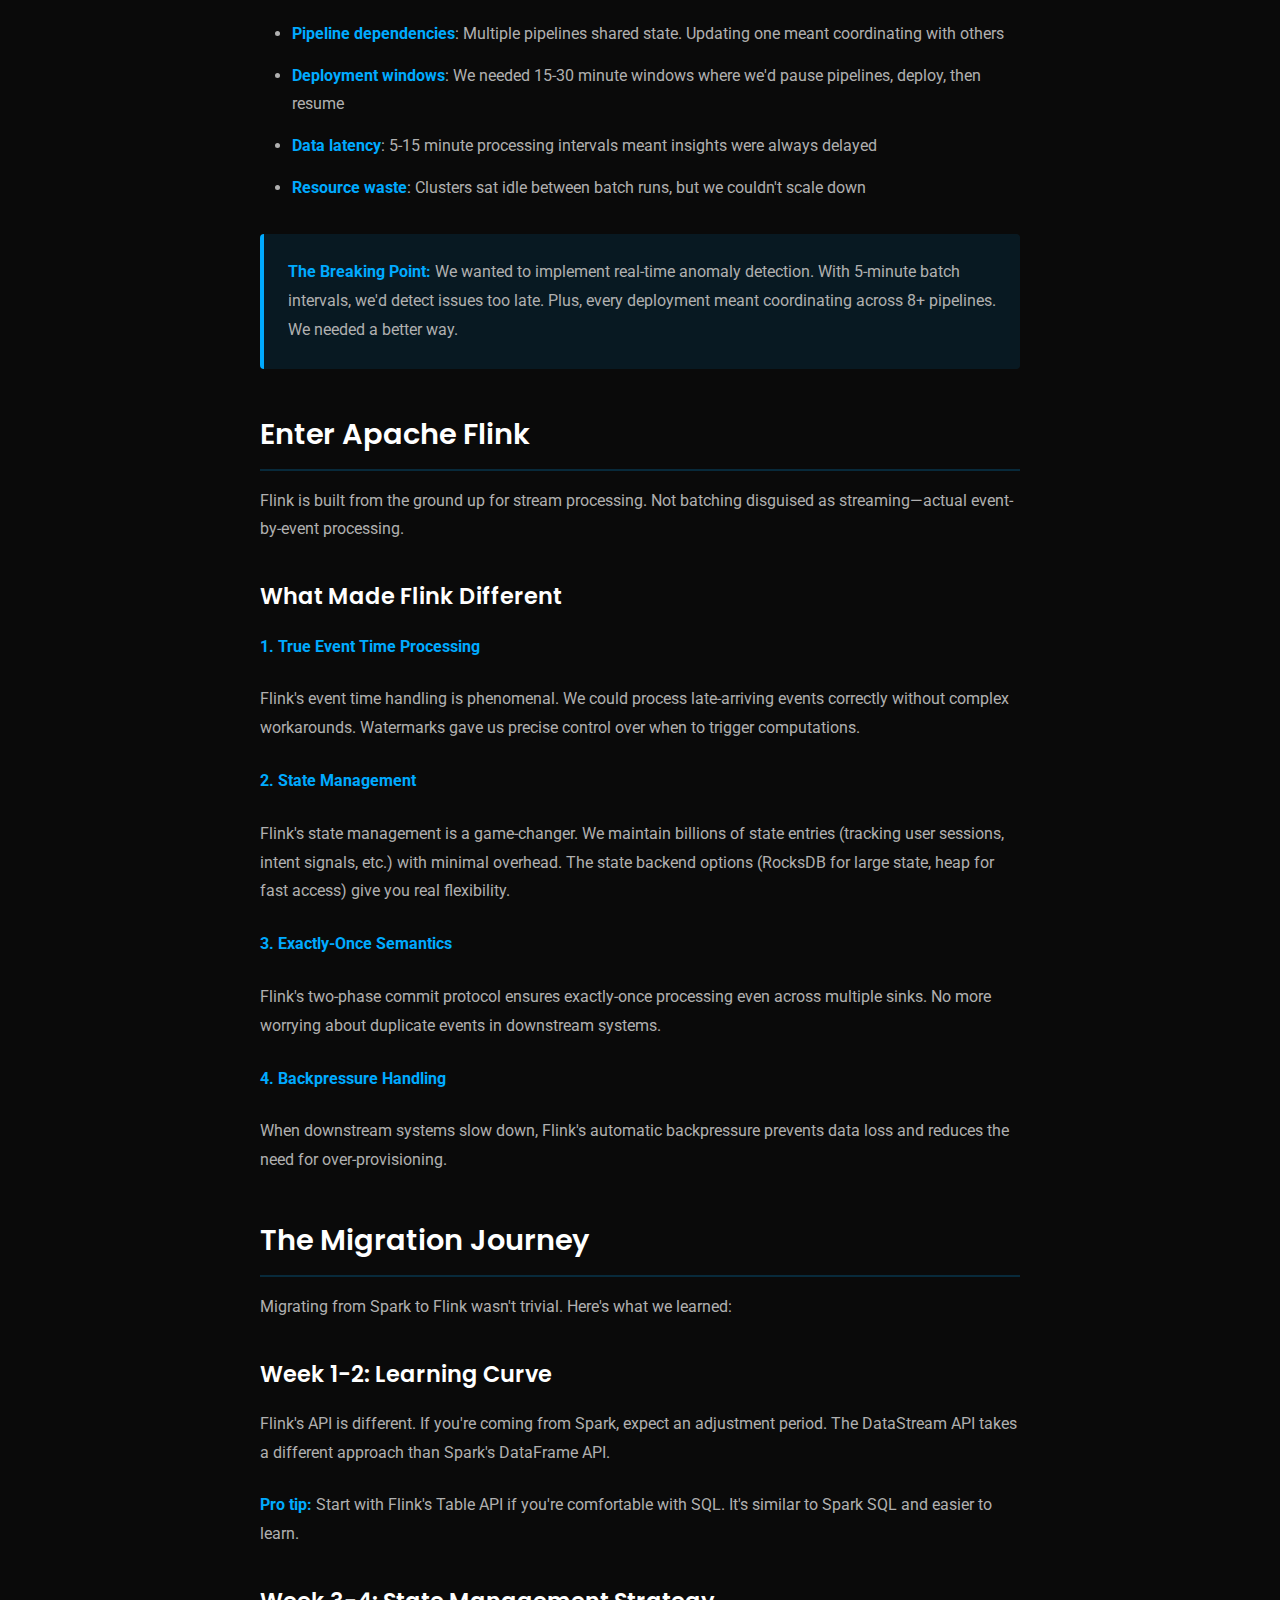
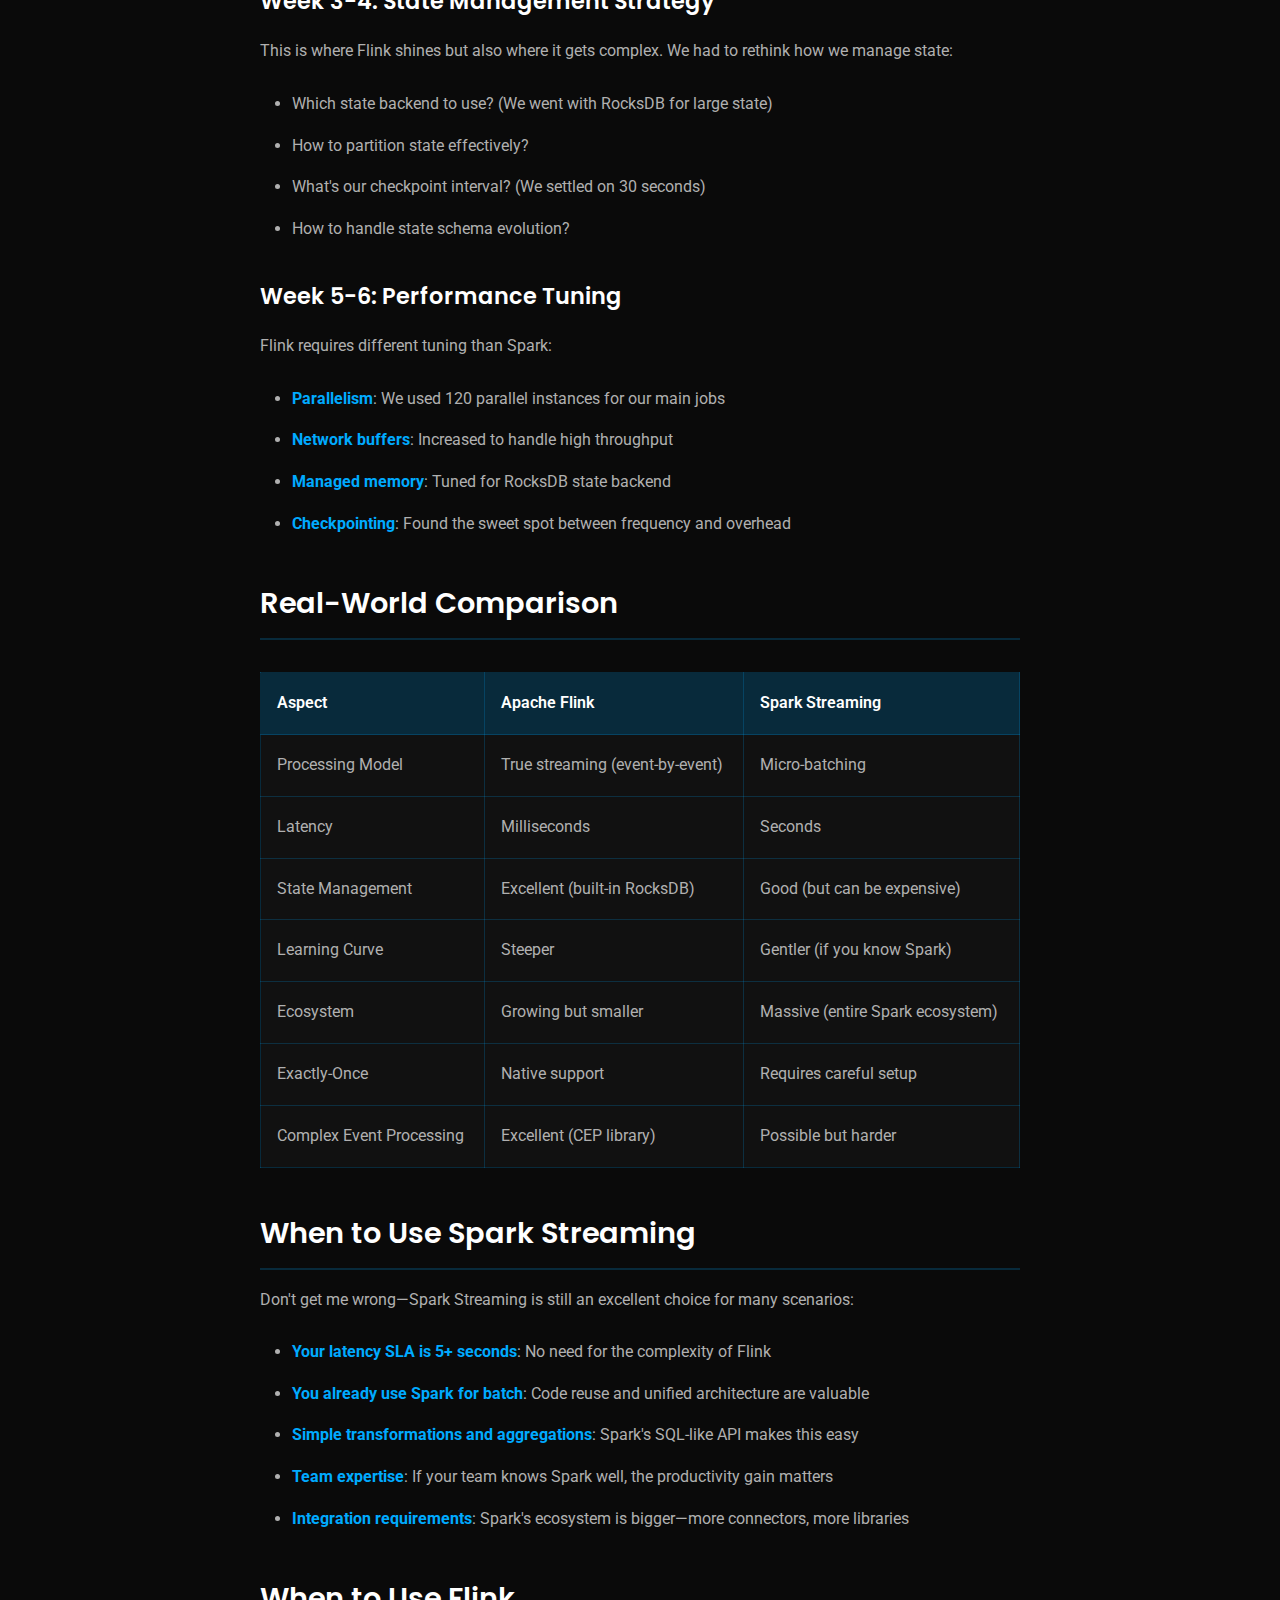
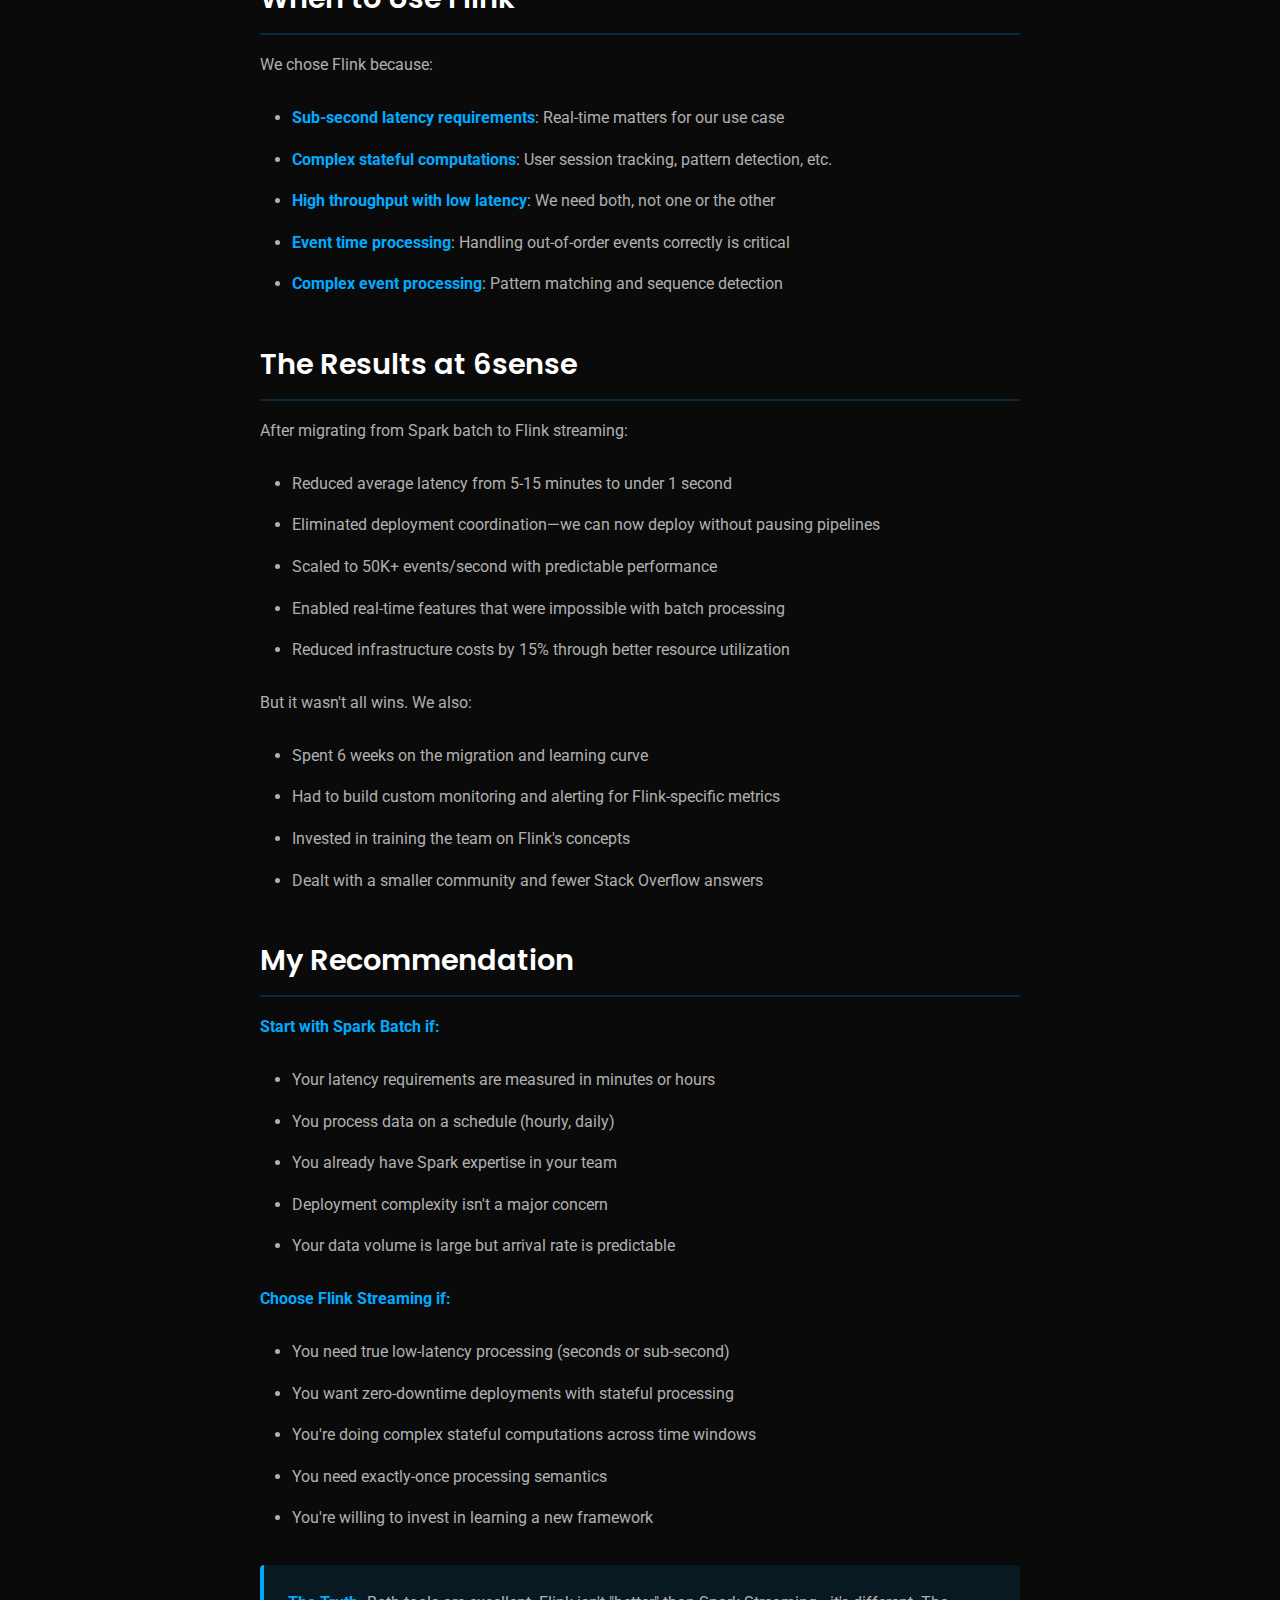
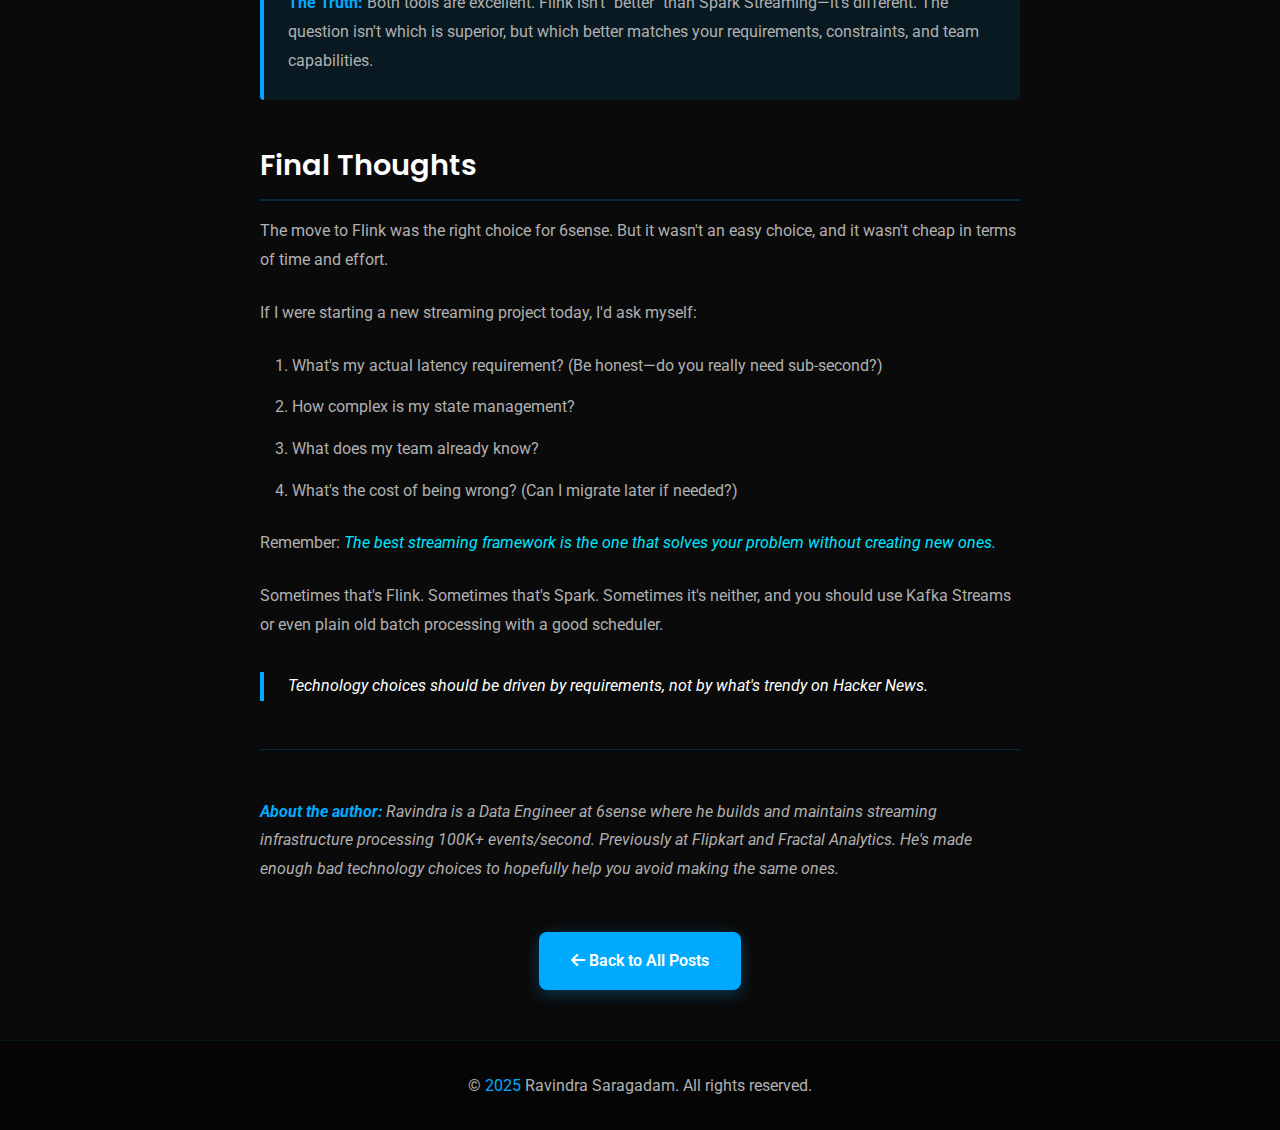
<file: blog-flink-vs-spark.html>
<!DOCTYPE html>
<html lang="en">
<head>
    <meta charset="UTF-8">
    <meta name="viewport" content="width=device-width, initial-scale=1.0">
    <title>Flink vs Spark Streaming: When to Use What | Ravindra Saragadam</title>
    <meta name="description" content="Moving from Spark to Flink at 6sense taught me that real-time isn't just about speed—it's about picking the right tool.">
    
    <!-- Fonts -->
    <link rel="preconnect" href="https://fonts.googleapis.com">
    <link rel="preconnect" href="https://fonts.gstatic.com" crossorigin>
    <link href="https://fonts.googleapis.com/css2?family=Poppins:wght@300;400;500;600;700&family=Roboto:wght@300;400;500;700&display=swap" rel="stylesheet">
    
    <!-- Font Awesome -->
    <link rel="stylesheet" href="https://cdnjs.cloudflare.com/ajax/libs/font-awesome/6.4.0/css/all.min.css">
    
    <!-- Styles -->
    <link rel="stylesheet" href="styles.css">
    <style>
        .blog-post {
            max-width: 800px;
            margin: 0 auto;
            padding: 100px 20px 50px;
        }

        .blog-header {
            text-align: center;
            margin-bottom: 3rem;
        }

        .blog-back {
            display: inline-flex;
            align-items: center;
            gap: 0.5rem;
            color: var(--primary-color);
            text-decoration: none;
            margin-bottom: 2rem;
            transition: var(--transition);
        }

        .blog-back:hover {
            gap: 0.8rem;
        }

        .blog-post h1 {
            font-size: 2.5rem;
            margin-bottom: 1rem;
            line-height: 1.3;
        }

        .blog-meta {
            color: var(--text-secondary);
            display: flex;
            gap: 2rem;
            justify-content: center;
            flex-wrap: wrap;
            margin-bottom: 2rem;
        }

        .blog-meta-item {
            display: flex;
            align-items: center;
            gap: 0.5rem;
        }

        .blog-post-tags {
            display: flex;
            gap: 0.5rem;
            justify-content: center;
            flex-wrap: wrap;
        }

        .blog-content {
            line-height: 1.8;
            color: var(--text-secondary);
        }

        .blog-content h2 {
            color: var(--text-primary);
            font-size: 1.8rem;
            margin: 2.5rem 0 1rem;
            padding-bottom: 0.5rem;
            border-bottom: 2px solid rgba(0, 170, 255, 0.2);
        }

        .blog-content h3 {
            color: var(--text-primary);
            font-size: 1.4rem;
            margin: 2rem 0 1rem;
        }

        .blog-content p {
            margin-bottom: 1.5rem;
        }

        .blog-content ul, .blog-content ol {
            margin-bottom: 1.5rem;
            padding-left: 2rem;
        }

        .blog-content li {
            margin-bottom: 0.8rem;
        }

        .blog-content strong {
            color: var(--primary-color);
        }

        .blog-content em {
            color: var(--accent-color);
        }

        .blog-content blockquote {
            border-left: 4px solid var(--primary-color);
            padding-left: 1.5rem;
            margin: 2rem 0;
            font-style: italic;
            color: var(--text-primary);
        }

        .blog-content code {
            background: rgba(0, 170, 255, 0.1);
            padding: 0.2rem 0.5rem;
            border-radius: 4px;
            font-family: 'Courier New', monospace;
            color: var(--accent-color);
        }

        .highlight-box {
            background: rgba(0, 170, 255, 0.1);
            border-left: 4px solid var(--primary-color);
            padding: 1.5rem;
            margin: 2rem 0;
            border-radius: 4px;
        }

        .comparison-table {
            width: 100%;
            margin: 2rem 0;
            border-collapse: collapse;
        }

        .comparison-table th,
        .comparison-table td {
            padding: 1rem;
            border: 1px solid rgba(0, 170, 255, 0.2);
            text-align: left;
        }

        .comparison-table th {
            background: rgba(0, 170, 255, 0.2);
            color: var(--text-primary);
            font-weight: 600;
        }

        .comparison-table td {
            background: rgba(255, 255, 255, 0.03);
        }

        @media (max-width: 640px) {
            .blog-post h1 {
                font-size: 2rem;
            }
            
            .comparison-table {
                font-size: 0.9rem;
            }
        }
    </style>
</head>
<body>
    <article class="blog-post">
        <a href="index.html#blog" class="blog-back">
            <i class="fas fa-arrow-left"></i> Back to Blog
        </a>

        <header class="blog-header">
            <h1>From Spark Batch to Flink Streaming: A Migration Story</h1>
            <div class="blog-meta">
                <span class="blog-meta-item">
                    <i class="far fa-calendar"></i>
                    January 20, 2025
                </span>
                <span class="blog-meta-item">
                    <i class="far fa-clock"></i>
                    10 min read
                </span>
                <span class="blog-meta-item">
                    <i class="far fa-user"></i>
                    Ravindra Saragadam
                </span>
            </div>
            <div class="blog-post-tags">
                <span class="tag">Flink</span>
                <span class="tag">Spark</span>
                <span class="tag">Streaming</span>
            </div>
        </header>

        <div class="blog-content">
            <p>
                When I joined 6sense in early 2022, our B2B intelligence platform was processing data using Spark batch jobs. We'd ingest events, run batch transformations every 5-15 minutes, and update downstream systems. It worked. But there was a problem.
            </p>

            <p>
                Every time we needed to deploy a pipeline change, we had to pause all related pipelines. Why? Because Spark batch jobs needed a consistent state before committing changes. Any in-flight data could be lost or corrupted during deployment. This meant deployment windows, coordination overhead, and delayed features.
            </p>

            <p>
                We needed true real-time processing with better state management. That's when we made the switch to Apache Flink. Today, we process over 50,000 events per second with sub-second latency, and we can deploy without pausing pipelines.
            </p>

            <p>
                Here's what I learned making that transition, and how to decide which tool is right for your use case.
            </p>

            <h2>The Real Difference (It's Not What You Think)</h2>

            <p>
                Most articles will tell you "Flink is true streaming, Spark is micro-batching." That's technically true, but it misses the point. The real question is: <em>What does that difference mean for your actual use case?</em>
            </p>

            <h3>Spark Batch: The Foundation</h3>

            <p>
                Spark batch processing is powerful. You write transformations, execute them on massive datasets, and get results. Simple, reliable, battle-tested.
            </p>

            <p>
                At 6sense, we were using Spark batch for:
            </p>

            <ul>
                <li>Aggregating user events into session data (every 5 minutes)</li>
                <li>Enriching incoming data with reference tables</li>
                <li>Feeding processed events into Elasticsearch</li>
                <li>Generating analytics for dashboards</li>
            </ul>

            <p>
                It worked well for months. But as our event volume grew and product requirements evolved, pain points emerged.
            </p>

            <h3>The Batch Processing Problem</h3>

            <p>
                Our biggest challenge wasn't performance—it was <strong>deployment complexity</strong>:
            </p>

            <ul>
                <li><strong>State consistency</strong>: Before deploying changes, we had to ensure all batches completed successfully</li>
                <li><strong>Pipeline dependencies</strong>: Multiple pipelines shared state. Updating one meant coordinating with others</li>
                <li><strong>Deployment windows</strong>: We needed 15-30 minute windows where we'd pause pipelines, deploy, then resume</li>
                <li><strong>Data latency</strong>: 5-15 minute processing intervals meant insights were always delayed</li>
                <li><strong>Resource waste</strong>: Clusters sat idle between batch runs, but we couldn't scale down</li>
            </ul>

            <div class="highlight-box">
                <strong>The Breaking Point:</strong> We wanted to implement real-time anomaly detection. With 5-minute batch intervals, we'd detect issues too late. Plus, every deployment meant coordinating across 8+ pipelines. We needed a better way.
            </div>

            <h2>Enter Apache Flink</h2>

            <p>
                Flink is built from the ground up for stream processing. Not batching disguised as streaming—actual event-by-event processing.
            </p>

            <h3>What Made Flink Different</h3>

            <p>
                <strong>1. True Event Time Processing</strong>
            </p>

            <p>
                Flink's event time handling is phenomenal. We could process late-arriving events correctly without complex workarounds. Watermarks gave us precise control over when to trigger computations.
            </p>

            <p>
                <strong>2. State Management</strong>
            </p>

            <p>
                Flink's state management is a game-changer. We maintain billions of state entries (tracking user sessions, intent signals, etc.) with minimal overhead. The state backend options (RocksDB for large state, heap for fast access) give you real flexibility.
            </p>

            <p>
                <strong>3. Exactly-Once Semantics</strong>
            </p>

            <p>
                Flink's two-phase commit protocol ensures exactly-once processing even across multiple sinks. No more worrying about duplicate events in downstream systems.
            </p>

            <p>
                <strong>4. Backpressure Handling</strong>
            </p>

            <p>
                When downstream systems slow down, Flink's automatic backpressure prevents data loss and reduces the need for over-provisioning.
            </p>

            <h2>The Migration Journey</h2>

            <p>
                Migrating from Spark to Flink wasn't trivial. Here's what we learned:
            </p>

            <h3>Week 1-2: Learning Curve</h3>

            <p>
                Flink's API is different. If you're coming from Spark, expect an adjustment period. The DataStream API takes a different approach than Spark's DataFrame API.
            </p>

            <p>
                <strong>Pro tip:</strong> Start with Flink's Table API if you're comfortable with SQL. It's similar to Spark SQL and easier to learn.
            </p>

            <h3>Week 3-4: State Management Strategy</h3>

            <p>
                This is where Flink shines but also where it gets complex. We had to rethink how we manage state:
            </p>

            <ul>
                <li>Which state backend to use? (We went with RocksDB for large state)</li>
                <li>How to partition state effectively?</li>
                <li>What's our checkpoint interval? (We settled on 30 seconds)</li>
                <li>How to handle state schema evolution?</li>
            </ul>

            <h3>Week 5-6: Performance Tuning</h3>

            <p>
                Flink requires different tuning than Spark:
            </p>

            <ul>
                <li><strong>Parallelism</strong>: We used 120 parallel instances for our main jobs</li>
                <li><strong>Network buffers</strong>: Increased to handle high throughput</li>
                <li><strong>Managed memory</strong>: Tuned for RocksDB state backend</li>
                <li><strong>Checkpointing</strong>: Found the sweet spot between frequency and overhead</li>
            </ul>

            <h2>Real-World Comparison</h2>

            <table class="comparison-table">
                <tr>
                    <th>Aspect</th>
                    <th>Apache Flink</th>
                    <th>Spark Streaming</th>
                </tr>
                <tr>
                    <td>Processing Model</td>
                    <td>True streaming (event-by-event)</td>
                    <td>Micro-batching</td>
                </tr>
                <tr>
                    <td>Latency</td>
                    <td>Milliseconds</td>
                    <td>Seconds</td>
                </tr>
                <tr>
                    <td>State Management</td>
                    <td>Excellent (built-in RocksDB)</td>
                    <td>Good (but can be expensive)</td>
                </tr>
                <tr>
                    <td>Learning Curve</td>
                    <td>Steeper</td>
                    <td>Gentler (if you know Spark)</td>
                </tr>
                <tr>
                    <td>Ecosystem</td>
                    <td>Growing but smaller</td>
                    <td>Massive (entire Spark ecosystem)</td>
                </tr>
                <tr>
                    <td>Exactly-Once</td>
                    <td>Native support</td>
                    <td>Requires careful setup</td>
                </tr>
                <tr>
                    <td>Complex Event Processing</td>
                    <td>Excellent (CEP library)</td>
                    <td>Possible but harder</td>
                </tr>
            </table>

            <h2>When to Use Spark Streaming</h2>

            <p>
                Don't get me wrong—Spark Streaming is still an excellent choice for many scenarios:
            </p>

            <ul>
                <li><strong>Your latency SLA is 5+ seconds</strong>: No need for the complexity of Flink</li>
                <li><strong>You already use Spark for batch</strong>: Code reuse and unified architecture are valuable</li>
                <li><strong>Simple transformations and aggregations</strong>: Spark's SQL-like API makes this easy</li>
                <li><strong>Team expertise</strong>: If your team knows Spark well, the productivity gain matters</li>
                <li><strong>Integration requirements</strong>: Spark's ecosystem is bigger—more connectors, more libraries</li>
            </ul>

            <h2>When to Use Flink</h2>

            <p>
                We chose Flink because:
            </p>

            <ul>
                <li><strong>Sub-second latency requirements</strong>: Real-time matters for our use case</li>
                <li><strong>Complex stateful computations</strong>: User session tracking, pattern detection, etc.</li>
                <li><strong>High throughput with low latency</strong>: We need both, not one or the other</li>
                <li><strong>Event time processing</strong>: Handling out-of-order events correctly is critical</li>
                <li><strong>Complex event processing</strong>: Pattern matching and sequence detection</li>
            </ul>

            <h2>The Results at 6sense</h2>

            <p>
                After migrating from Spark batch to Flink streaming:
            </p>

            <ul>
                <li>Reduced average latency from 5-15 minutes to under 1 second</li>
                <li>Eliminated deployment coordination—we can now deploy without pausing pipelines</li>
                <li>Scaled to 50K+ events/second with predictable performance</li>
                <li>Enabled real-time features that were impossible with batch processing</li>
                <li>Reduced infrastructure costs by 15% through better resource utilization</li>
            </ul>

            <p>
                But it wasn't all wins. We also:
            </p>

            <ul>
                <li>Spent 6 weeks on the migration and learning curve</li>
                <li>Had to build custom monitoring and alerting for Flink-specific metrics</li>
                <li>Invested in training the team on Flink's concepts</li>
                <li>Dealt with a smaller community and fewer Stack Overflow answers</li>
            </ul>

            <h2>My Recommendation</h2>

            <p>
                <strong>Start with Spark Batch if:</strong>
            </p>

            <ul>
                <li>Your latency requirements are measured in minutes or hours</li>
                <li>You process data on a schedule (hourly, daily)</li>
                <li>You already have Spark expertise in your team</li>
                <li>Deployment complexity isn't a major concern</li>
                <li>Your data volume is large but arrival rate is predictable</li>
            </ul>

            <p>
                <strong>Choose Flink Streaming if:</strong>
            </p>

            <ul>
                <li>You need true low-latency processing (seconds or sub-second)</li>
                <li>You want zero-downtime deployments with stateful processing</li>
                <li>You're doing complex stateful computations across time windows</li>
                <li>You need exactly-once processing semantics</li>
                <li>You're willing to invest in learning a new framework</li>
            </ul>

            <div class="highlight-box">
                <strong>The Truth:</strong> Both tools are excellent. Flink isn't "better" than Spark Streaming—it's different. The question isn't which is superior, but which better matches your requirements, constraints, and team capabilities.
            </div>

            <h2>Final Thoughts</h2>

            <p>
                The move to Flink was the right choice for 6sense. But it wasn't an easy choice, and it wasn't cheap in terms of time and effort.
            </p>

            <p>
                If I were starting a new streaming project today, I'd ask myself:
            </p>

            <ol>
                <li>What's my actual latency requirement? (Be honest—do you really need sub-second?)</li>
                <li>How complex is my state management?</li>
                <li>What does my team already know?</li>
                <li>What's the cost of being wrong? (Can I migrate later if needed?)</li>
            </ol>

            <p>
                Remember: <em>The best streaming framework is the one that solves your problem without creating new ones.</em>
            </p>

            <p>
                Sometimes that's Flink. Sometimes that's Spark. Sometimes it's neither, and you should use Kafka Streams or even plain old batch processing with a good scheduler.
            </p>

            <blockquote>
                Technology choices should be driven by requirements, not by what's trendy on Hacker News.
            </blockquote>

            <hr style="border: 0; border-top: 1px solid rgba(0, 170, 255, 0.2); margin: 3rem 0;">

            <p style="font-style: italic; color: var(--text-secondary);">
                <strong>About the author:</strong> Ravindra is a Data Engineer at 6sense where he builds and maintains streaming infrastructure processing 100K+ events/second. Previously at Flipkart and Fractal Analytics. He's made enough bad technology choices to hopefully help you avoid making the same ones.
            </p>
        </div>

        <div style="text-align: center; margin-top: 3rem;">
            <a href="index.html#blog" class="btn btn-primary">
                <i class="fas fa-arrow-left"></i> Back to All Posts
            </a>
        </div>
    </article>

    <footer class="footer">
        <div class="container">
            <p>&copy; <span class="year">2025</span> Ravindra Saragadam. All rights reserved.</p>
        </div>
    </footer>
</body>
</html>
</file>
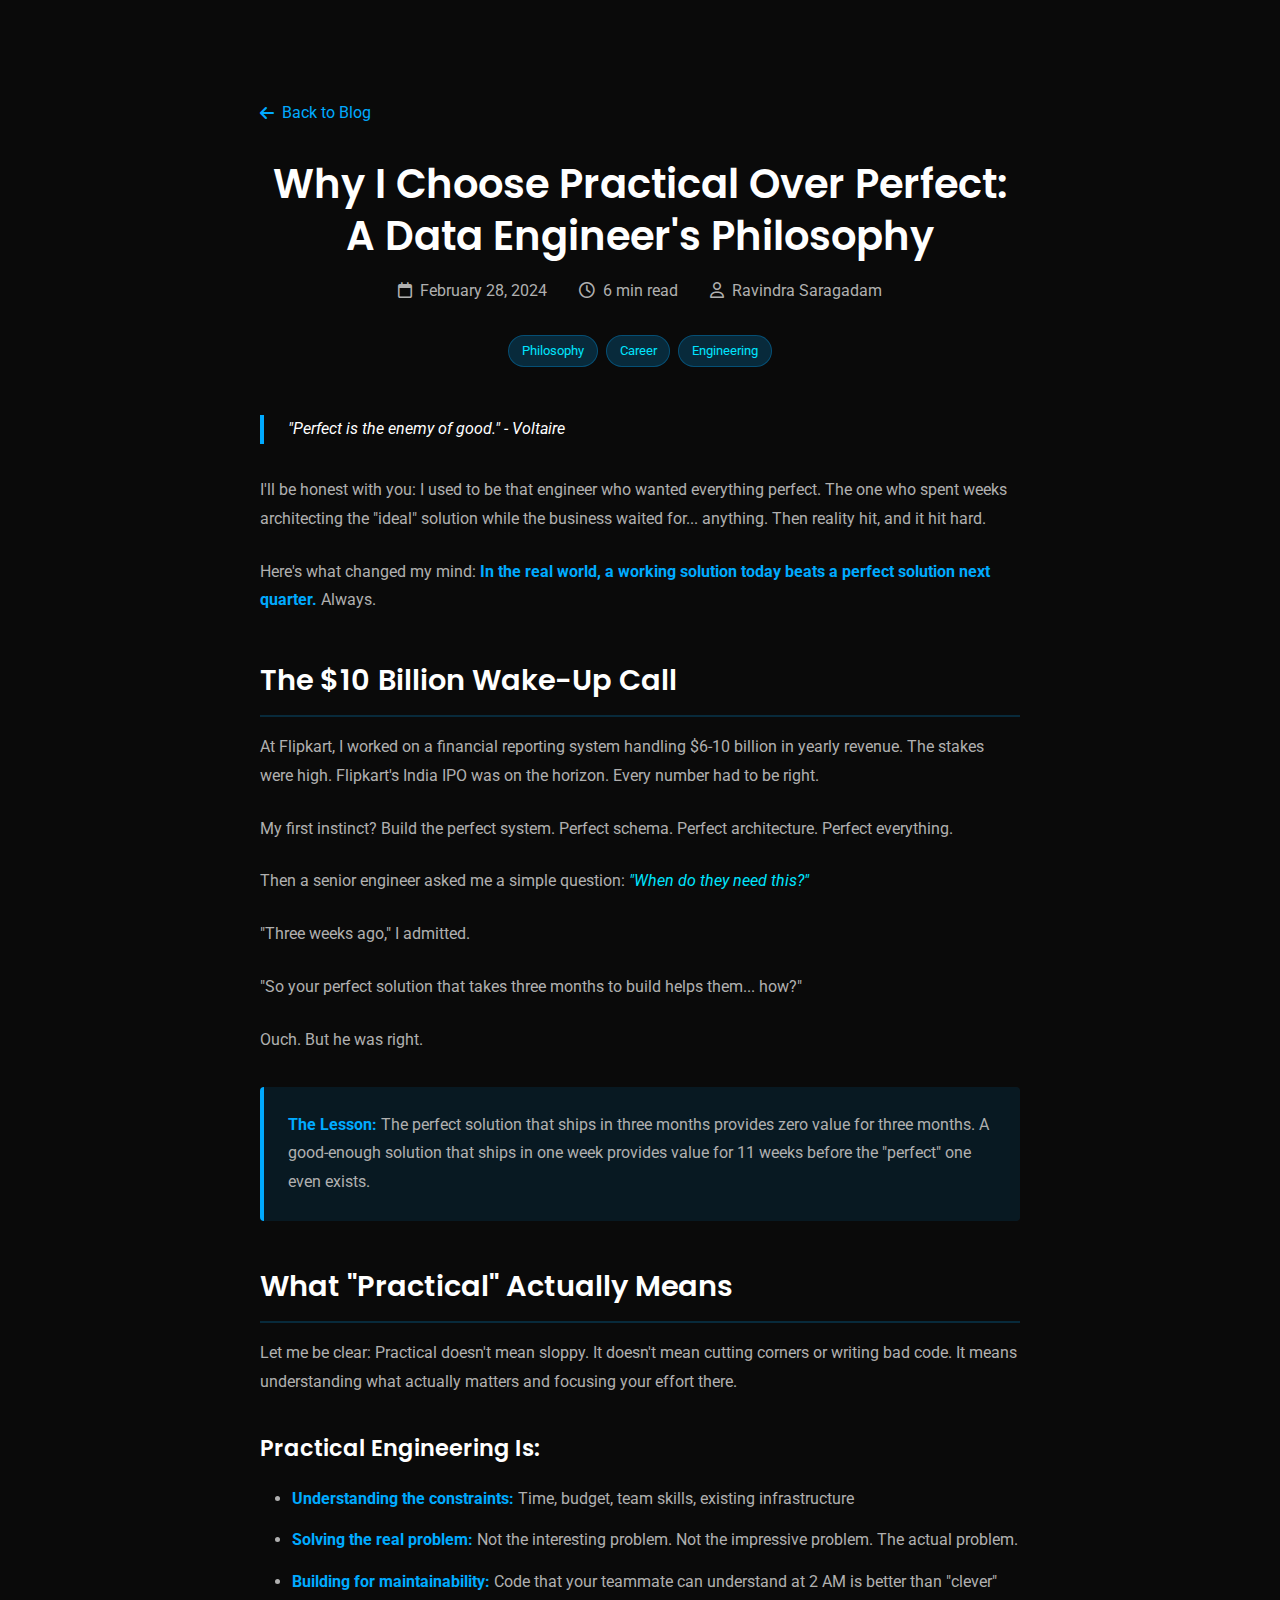
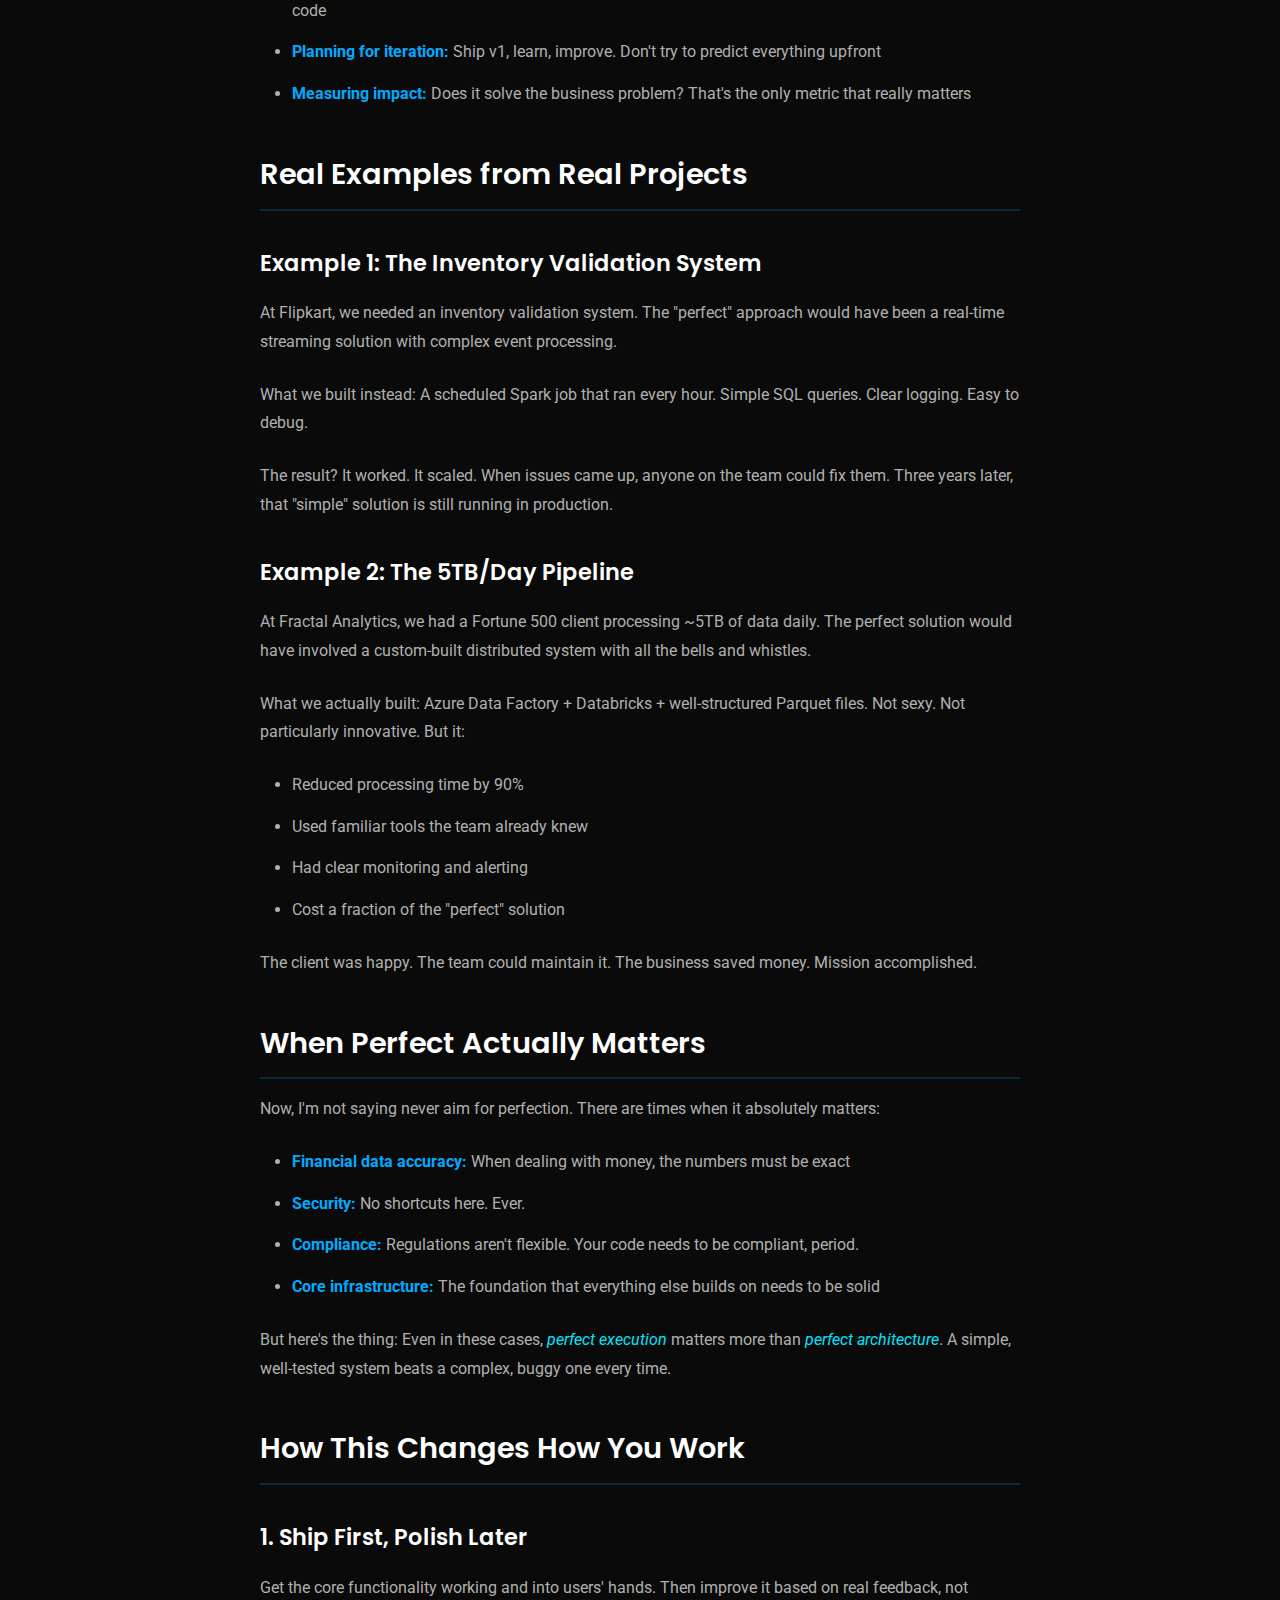
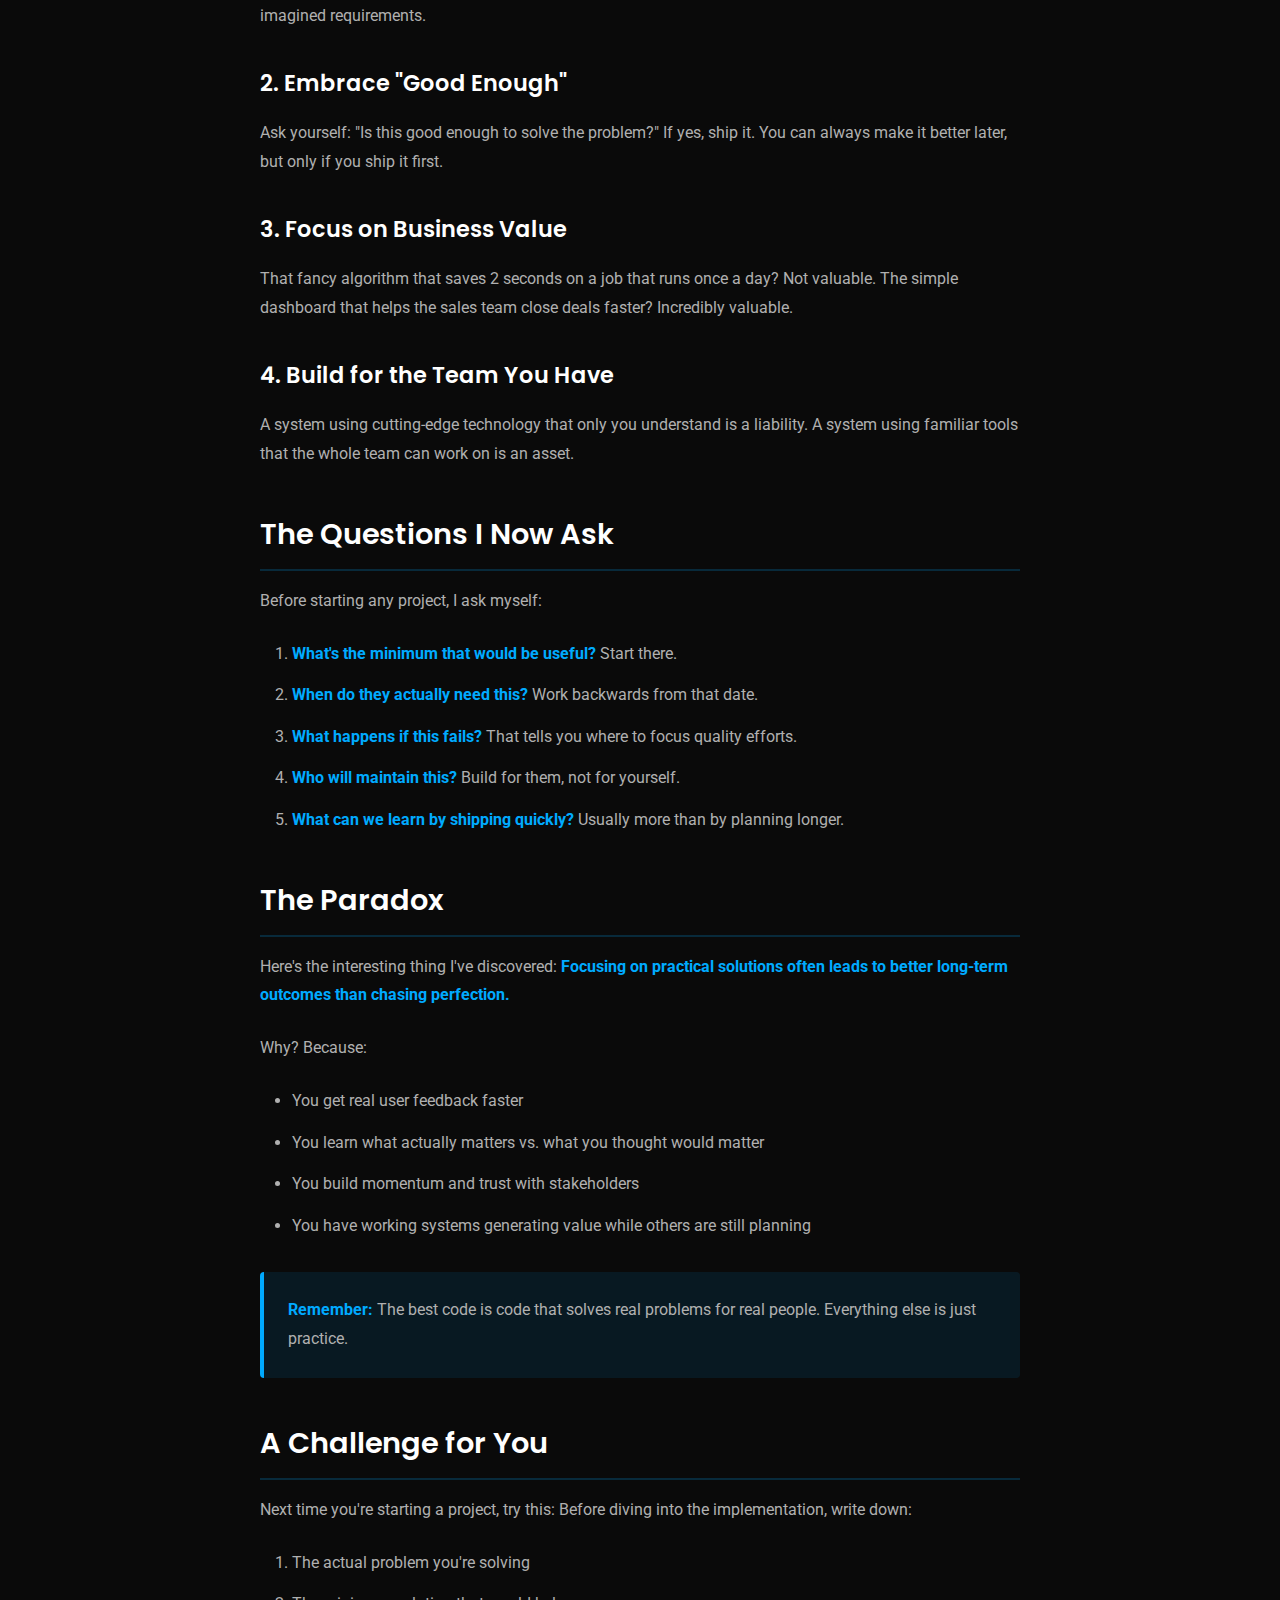
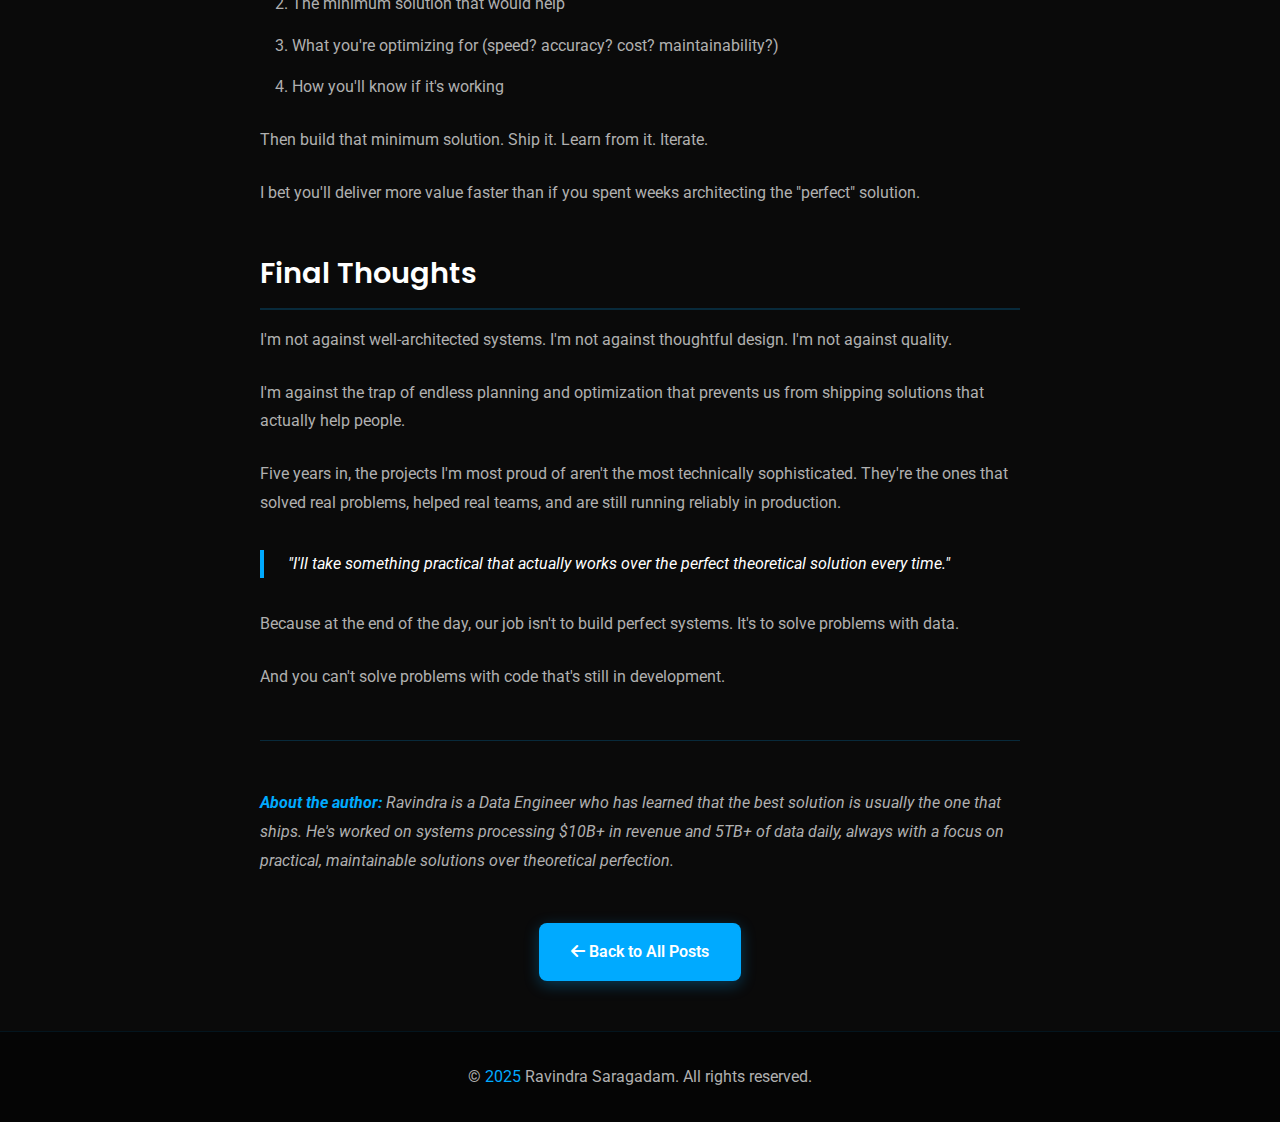
<file: blog-practical-over-perfect.html>
<!DOCTYPE html>
<html lang="en">
<head>
    <meta charset="UTF-8">
    <meta name="viewport" content="width=device-width, initial-scale=1.0">
    <title>Why I Choose Practical Over Perfect: A Data Engineer's Philosophy | Ravindra Saragadam</title>
    <meta name="description" content="In the real world, a working solution today beats a perfect solution next quarter.">
    
    <!-- Fonts -->
    <link rel="preconnect" href="https://fonts.googleapis.com">
    <link rel="preconnect" href="https://fonts.gstatic.com" crossorigin>
    <link href="https://fonts.googleapis.com/css2?family=Poppins:wght@300;400;500;600;700&family=Roboto:wght@300;400;500;700&display=swap" rel="stylesheet">
    
    <!-- Font Awesome -->
    <link rel="stylesheet" href="https://cdnjs.cloudflare.com/ajax/libs/font-awesome/6.4.0/css/all.min.css">
    
    <!-- Styles -->
    <link rel="stylesheet" href="styles.css">
    <style>
        .blog-post {
            max-width: 800px;
            margin: 0 auto;
            padding: 100px 20px 50px;
        }

        .blog-header {
            text-align: center;
            margin-bottom: 3rem;
        }

        .blog-back {
            display: inline-flex;
            align-items: center;
            gap: 0.5rem;
            color: var(--primary-color);
            text-decoration: none;
            margin-bottom: 2rem;
            transition: var(--transition);
        }

        .blog-back:hover {
            gap: 0.8rem;
        }

        .blog-post h1 {
            font-size: 2.5rem;
            margin-bottom: 1rem;
            line-height: 1.3;
        }

        .blog-meta {
            color: var(--text-secondary);
            display: flex;
            gap: 2rem;
            justify-content: center;
            flex-wrap: wrap;
            margin-bottom: 2rem;
        }

        .blog-meta-item {
            display: flex;
            align-items: center;
            gap: 0.5rem;
        }

        .blog-post-tags {
            display: flex;
            gap: 0.5rem;
            justify-content: center;
            flex-wrap: wrap;
        }

        .blog-content {
            line-height: 1.8;
            color: var(--text-secondary);
        }

        .blog-content h2 {
            color: var(--text-primary);
            font-size: 1.8rem;
            margin: 2.5rem 0 1rem;
            padding-bottom: 0.5rem;
            border-bottom: 2px solid rgba(0, 170, 255, 0.2);
        }

        .blog-content h3 {
            color: var(--text-primary);
            font-size: 1.4rem;
            margin: 2rem 0 1rem;
        }

        .blog-content p {
            margin-bottom: 1.5rem;
        }

        .blog-content ul, .blog-content ol {
            margin-bottom: 1.5rem;
            padding-left: 2rem;
        }

        .blog-content li {
            margin-bottom: 0.8rem;
        }

        .blog-content strong {
            color: var(--primary-color);
        }

        .blog-content em {
            color: var(--accent-color);
        }

        .blog-content blockquote {
            border-left: 4px solid var(--primary-color);
            padding-left: 1.5rem;
            margin: 2rem 0;
            font-style: italic;
            color: var(--text-primary);
        }

        .blog-content code {
            background: rgba(0, 170, 255, 0.1);
            padding: 0.2rem 0.5rem;
            border-radius: 4px;
            font-family: 'Courier New', monospace;
            color: var(--accent-color);
        }

        .highlight-box {
            background: rgba(0, 170, 255, 0.1);
            border-left: 4px solid var(--primary-color);
            padding: 1.5rem;
            margin: 2rem 0;
            border-radius: 4px;
        }

        @media (max-width: 640px) {
            .blog-post h1 {
                font-size: 2rem;
            }
        }
    </style>
</head>
<body>
    <article class="blog-post">
        <a href="index.html#blog" class="blog-back">
            <i class="fas fa-arrow-left"></i> Back to Blog
        </a>

        <header class="blog-header">
            <h1>Why I Choose Practical Over Perfect: A Data Engineer's Philosophy</h1>
            <div class="blog-meta">
                <span class="blog-meta-item">
                    <i class="far fa-calendar"></i>
                    February 28, 2024
                </span>
                <span class="blog-meta-item">
                    <i class="far fa-clock"></i>
                    6 min read
                </span>
                <span class="blog-meta-item">
                    <i class="far fa-user"></i>
                    Ravindra Saragadam
                </span>
            </div>
            <div class="blog-post-tags">
                <span class="tag">Philosophy</span>
                <span class="tag">Career</span>
                <span class="tag">Engineering</span>
            </div>
        </header>

        <div class="blog-content">
            <blockquote>
                "Perfect is the enemy of good." - Voltaire
            </blockquote>

            <p>
                I'll be honest with you: I used to be that engineer who wanted everything perfect. The one who spent weeks architecting the "ideal" solution while the business waited for... anything. Then reality hit, and it hit hard.
            </p>

            <p>
                Here's what changed my mind: <strong>In the real world, a working solution today beats a perfect solution next quarter.</strong> Always.
            </p>

            <h2>The $10 Billion Wake-Up Call</h2>

            <p>
                At Flipkart, I worked on a financial reporting system handling $6-10 billion in yearly revenue. The stakes were high. Flipkart's India IPO was on the horizon. Every number had to be right.
            </p>

            <p>
                My first instinct? Build the perfect system. Perfect schema. Perfect architecture. Perfect everything.
            </p>

            <p>
                Then a senior engineer asked me a simple question: <em>"When do they need this?"</em>
            </p>

            <p>
                "Three weeks ago," I admitted.
            </p>

            <p>
                "So your perfect solution that takes three months to build helps them... how?"
            </p>

            <p>
                Ouch. But he was right.
            </p>

            <div class="highlight-box">
                <strong>The Lesson:</strong> The perfect solution that ships in three months provides zero value for three months. A good-enough solution that ships in one week provides value for 11 weeks before the "perfect" one even exists.
            </div>

            <h2>What "Practical" Actually Means</h2>

            <p>
                Let me be clear: Practical doesn't mean sloppy. It doesn't mean cutting corners or writing bad code. It means understanding what actually matters and focusing your effort there.
            </p>

            <h3>Practical Engineering Is:</h3>

            <ul>
                <li><strong>Understanding the constraints:</strong> Time, budget, team skills, existing infrastructure</li>
                <li><strong>Solving the real problem:</strong> Not the interesting problem. Not the impressive problem. The actual problem.</li>
                <li><strong>Building for maintainability:</strong> Code that your teammate can understand at 2 AM is better than "clever" code</li>
                <li><strong>Planning for iteration:</strong> Ship v1, learn, improve. Don't try to predict everything upfront</li>
                <li><strong>Measuring impact:</strong> Does it solve the business problem? That's the only metric that really matters</li>
            </ul>

            <h2>Real Examples from Real Projects</h2>

            <h3>Example 1: The Inventory Validation System</h3>

            <p>
                At Flipkart, we needed an inventory validation system. The "perfect" approach would have been a real-time streaming solution with complex event processing.
            </p>

            <p>
                What we built instead: A scheduled Spark job that ran every hour. Simple SQL queries. Clear logging. Easy to debug.
            </p>

            <p>
                The result? It worked. It scaled. When issues came up, anyone on the team could fix them. Three years later, that "simple" solution is still running in production.
            </p>

            <h3>Example 2: The 5TB/Day Pipeline</h3>

            <p>
                At Fractal Analytics, we had a Fortune 500 client processing ~5TB of data daily. The perfect solution would have involved a custom-built distributed system with all the bells and whistles.
            </p>

            <p>
                What we actually built: Azure Data Factory + Databricks + well-structured Parquet files. Not sexy. Not particularly innovative. But it:
            </p>

            <ul>
                <li>Reduced processing time by 90%</li>
                <li>Used familiar tools the team already knew</li>
                <li>Had clear monitoring and alerting</li>
                <li>Cost a fraction of the "perfect" solution</li>
            </ul>

            <p>
                The client was happy. The team could maintain it. The business saved money. Mission accomplished.
            </p>

            <h2>When Perfect Actually Matters</h2>

            <p>
                Now, I'm not saying never aim for perfection. There are times when it absolutely matters:
            </p>

            <ul>
                <li><strong>Financial data accuracy:</strong> When dealing with money, the numbers must be exact</li>
                <li><strong>Security:</strong> No shortcuts here. Ever.</li>
                <li><strong>Compliance:</strong> Regulations aren't flexible. Your code needs to be compliant, period.</li>
                <li><strong>Core infrastructure:</strong> The foundation that everything else builds on needs to be solid</li>
            </ul>

            <p>
                But here's the thing: Even in these cases, <em>perfect execution</em> matters more than <em>perfect architecture</em>. A simple, well-tested system beats a complex, buggy one every time.
            </p>

            <h2>How This Changes How You Work</h2>

            <h3>1. Ship First, Polish Later</h3>

            <p>
                Get the core functionality working and into users' hands. Then improve it based on real feedback, not imagined requirements.
            </p>

            <h3>2. Embrace "Good Enough"</h3>

            <p>
                Ask yourself: "Is this good enough to solve the problem?" If yes, ship it. You can always make it better later, but only if you ship it first.
            </p>

            <h3>3. Focus on Business Value</h3>

            <p>
                That fancy algorithm that saves 2 seconds on a job that runs once a day? Not valuable. The simple dashboard that helps the sales team close deals faster? Incredibly valuable.
            </p>

            <h3>4. Build for the Team You Have</h3>

            <p>
                A system using cutting-edge technology that only you understand is a liability. A system using familiar tools that the whole team can work on is an asset.
            </p>

            <h2>The Questions I Now Ask</h2>

            <p>
                Before starting any project, I ask myself:
            </p>

            <ol>
                <li><strong>What's the minimum that would be useful?</strong> Start there.</li>
                <li><strong>When do they actually need this?</strong> Work backwards from that date.</li>
                <li><strong>What happens if this fails?</strong> That tells you where to focus quality efforts.</li>
                <li><strong>Who will maintain this?</strong> Build for them, not for yourself.</li>
                <li><strong>What can we learn by shipping quickly?</strong> Usually more than by planning longer.</li>
            </ol>

            <h2>The Paradox</h2>

            <p>
                Here's the interesting thing I've discovered: <strong>Focusing on practical solutions often leads to better long-term outcomes than chasing perfection.</strong>
            </p>

            <p>
                Why? Because:
            </p>

            <ul>
                <li>You get real user feedback faster</li>
                <li>You learn what actually matters vs. what you thought would matter</li>
                <li>You build momentum and trust with stakeholders</li>
                <li>You have working systems generating value while others are still planning</li>
            </ul>

            <div class="highlight-box">
                <strong>Remember:</strong> The best code is code that solves real problems for real people. Everything else is just practice.
            </div>

            <h2>A Challenge for You</h2>

            <p>
                Next time you're starting a project, try this: Before diving into the implementation, write down:
            </p>

            <ol>
                <li>The actual problem you're solving</li>
                <li>The minimum solution that would help</li>
                <li>What you're optimizing for (speed? accuracy? cost? maintainability?)</li>
                <li>How you'll know if it's working</li>
            </ol>

            <p>
                Then build that minimum solution. Ship it. Learn from it. Iterate.
            </p>

            <p>
                I bet you'll deliver more value faster than if you spent weeks architecting the "perfect" solution.
            </p>

            <h2>Final Thoughts</h2>

            <p>
                I'm not against well-architected systems. I'm not against thoughtful design. I'm not against quality.
            </p>

            <p>
                I'm against the trap of endless planning and optimization that prevents us from shipping solutions that actually help people.
            </p>

            <p>
                Five years in, the projects I'm most proud of aren't the most technically sophisticated. They're the ones that solved real problems, helped real teams, and are still running reliably in production.
            </p>

            <blockquote>
                "I'll take something practical that actually works over the perfect theoretical solution every time."
            </blockquote>

            <p>
                Because at the end of the day, our job isn't to build perfect systems. It's to solve problems with data.
            </p>

            <p>
                And you can't solve problems with code that's still in development.
            </p>

            <hr style="border: 0; border-top: 1px solid rgba(0, 170, 255, 0.2); margin: 3rem 0;">

            <p style="font-style: italic; color: var(--text-secondary);">
                <strong>About the author:</strong> Ravindra is a Data Engineer who has learned that the best solution is usually the one that ships. He's worked on systems processing $10B+ in revenue and 5TB+ of data daily, always with a focus on practical, maintainable solutions over theoretical perfection.
            </p>
        </div>

        <div style="text-align: center; margin-top: 3rem;">
            <a href="index.html#blog" class="btn btn-primary">
                <i class="fas fa-arrow-left"></i> Back to All Posts
            </a>
        </div>
    </article>

    <footer class="footer">
        <div class="container">
            <p>&copy; <span class="year">2025</span> Ravindra Saragadam. All rights reserved.</p>
        </div>
    </footer>
</body>
</html>
</file>
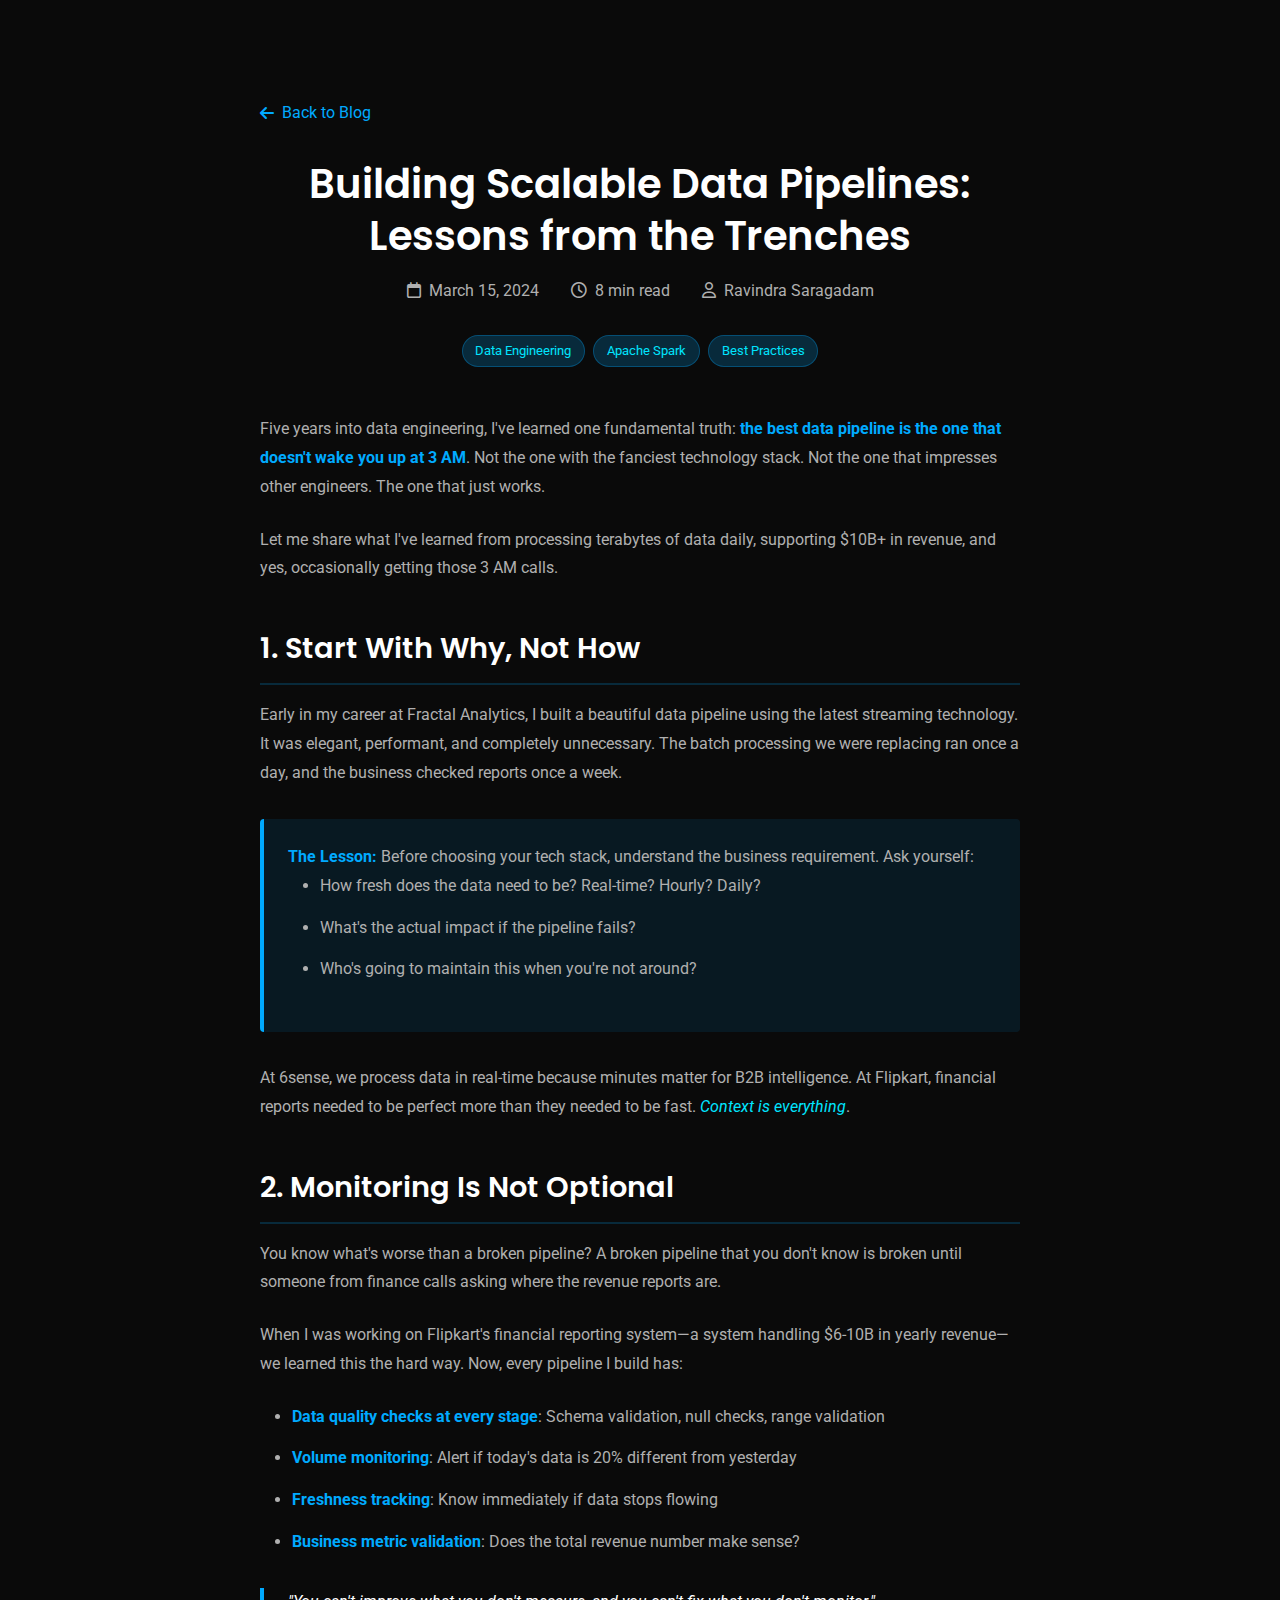
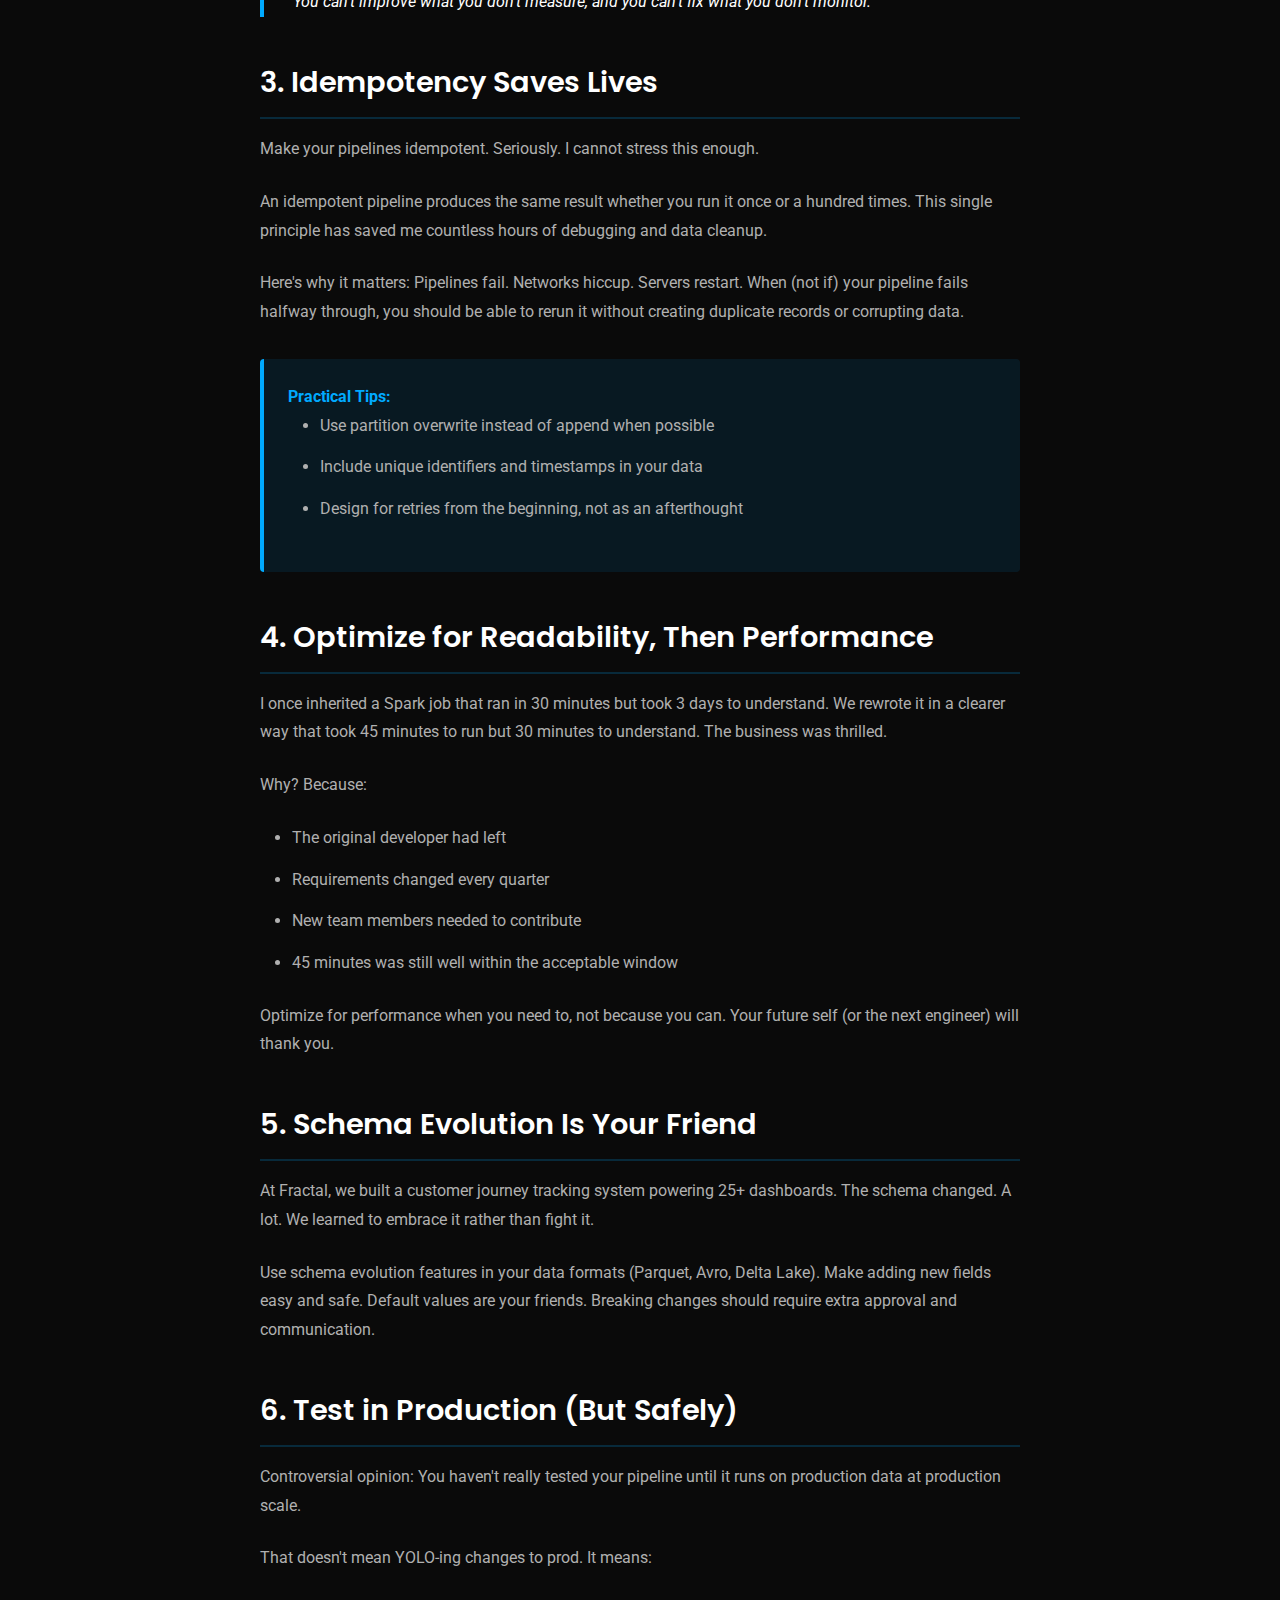
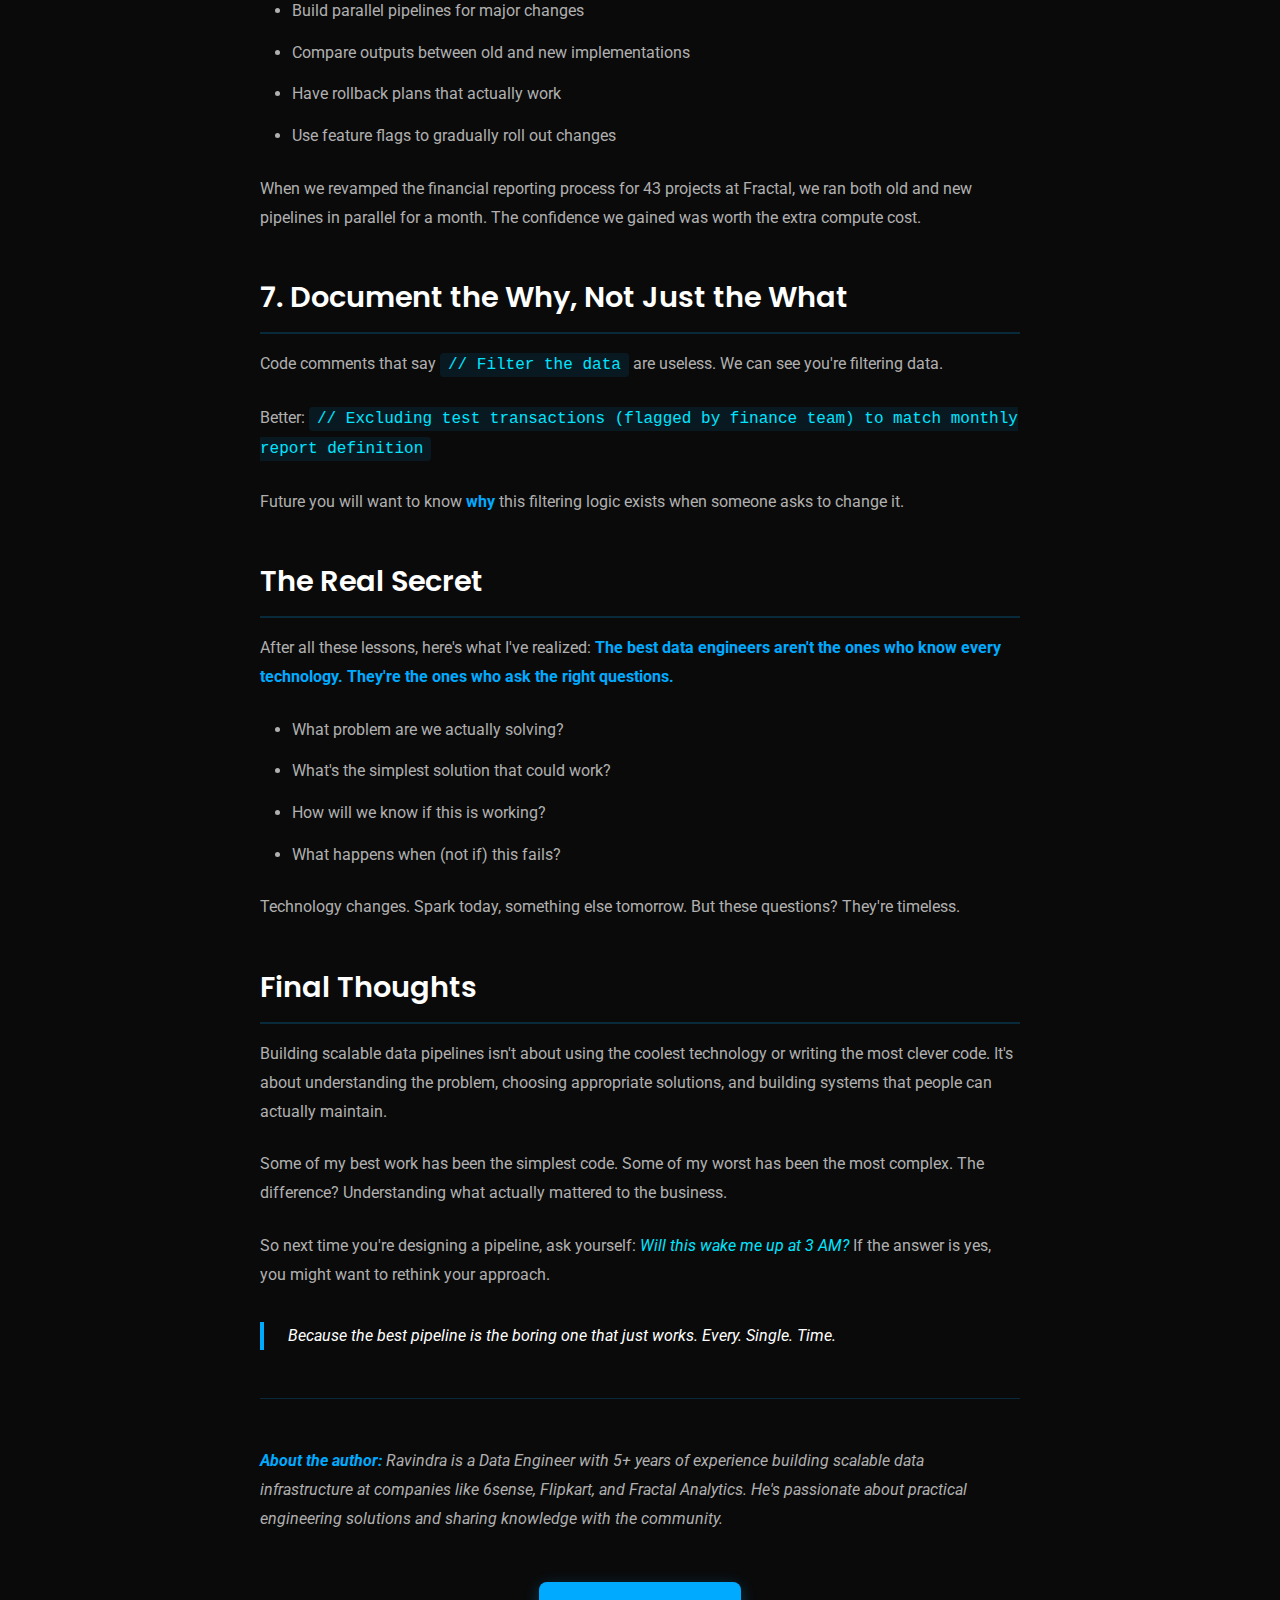
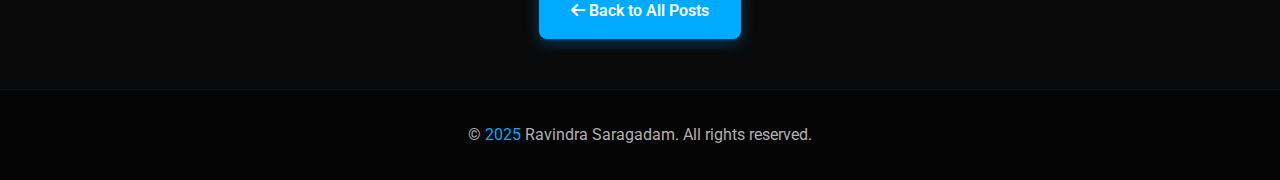
<file: blog-scalable-pipelines.html>
<!DOCTYPE html>
<html lang="en">
<head>
    <meta charset="UTF-8">
    <meta name="viewport" content="width=device-width, initial-scale=1.0">
    <title>Building Scalable Data Pipelines: Lessons from the Trenches | Ravindra Saragadam</title>
    <meta name="description" content="Five years in data engineering taught me that the best pipeline is the one that doesn't wake you up at 3 AM.">
    
    <!-- Fonts -->
    <link rel="preconnect" href="https://fonts.googleapis.com">
    <link rel="preconnect" href="https://fonts.gstatic.com" crossorigin>
    <link href="https://fonts.googleapis.com/css2?family=Poppins:wght@300;400;500;600;700&family=Roboto:wght@300;400;500;700&display=swap" rel="stylesheet">
    
    <!-- Font Awesome -->
    <link rel="stylesheet" href="https://cdnjs.cloudflare.com/ajax/libs/font-awesome/6.4.0/css/all.min.css">
    
    <!-- Styles -->
    <link rel="stylesheet" href="styles.css">
    <style>
        .blog-post {
            max-width: 800px;
            margin: 0 auto;
            padding: 100px 20px 50px;
        }

        .blog-header {
            text-align: center;
            margin-bottom: 3rem;
        }

        .blog-back {
            display: inline-flex;
            align-items: center;
            gap: 0.5rem;
            color: var(--primary-color);
            text-decoration: none;
            margin-bottom: 2rem;
            transition: var(--transition);
        }

        .blog-back:hover {
            gap: 0.8rem;
        }

        .blog-post h1 {
            font-size: 2.5rem;
            margin-bottom: 1rem;
            line-height: 1.3;
        }

        .blog-meta {
            color: var(--text-secondary);
            display: flex;
            gap: 2rem;
            justify-content: center;
            flex-wrap: wrap;
            margin-bottom: 2rem;
        }

        .blog-meta-item {
            display: flex;
            align-items: center;
            gap: 0.5rem;
        }

        .blog-post-tags {
            display: flex;
            gap: 0.5rem;
            justify-content: center;
            flex-wrap: wrap;
        }

        .blog-content {
            line-height: 1.8;
            color: var(--text-secondary);
        }

        .blog-content h2 {
            color: var(--text-primary);
            font-size: 1.8rem;
            margin: 2.5rem 0 1rem;
            padding-bottom: 0.5rem;
            border-bottom: 2px solid rgba(0, 170, 255, 0.2);
        }

        .blog-content h3 {
            color: var(--text-primary);
            font-size: 1.4rem;
            margin: 2rem 0 1rem;
        }

        .blog-content p {
            margin-bottom: 1.5rem;
        }

        .blog-content ul, .blog-content ol {
            margin-bottom: 1.5rem;
            padding-left: 2rem;
        }

        .blog-content li {
            margin-bottom: 0.8rem;
        }

        .blog-content strong {
            color: var(--primary-color);
        }

        .blog-content em {
            color: var(--accent-color);
        }

        .blog-content blockquote {
            border-left: 4px solid var(--primary-color);
            padding-left: 1.5rem;
            margin: 2rem 0;
            font-style: italic;
            color: var(--text-primary);
        }

        .blog-content code {
            background: rgba(0, 170, 255, 0.1);
            padding: 0.2rem 0.5rem;
            border-radius: 4px;
            font-family: 'Courier New', monospace;
            color: var(--accent-color);
        }

        .highlight-box {
            background: rgba(0, 170, 255, 0.1);
            border-left: 4px solid var(--primary-color);
            padding: 1.5rem;
            margin: 2rem 0;
            border-radius: 4px;
        }

        @media (max-width: 640px) {
            .blog-post h1 {
                font-size: 2rem;
            }
        }
    </style>
</head>
<body>
    <article class="blog-post">
        <a href="index.html#blog" class="blog-back">
            <i class="fas fa-arrow-left"></i> Back to Blog
        </a>

        <header class="blog-header">
            <h1>Building Scalable Data Pipelines: Lessons from the Trenches</h1>
            <div class="blog-meta">
                <span class="blog-meta-item">
                    <i class="far fa-calendar"></i>
                    March 15, 2024
                </span>
                <span class="blog-meta-item">
                    <i class="far fa-clock"></i>
                    8 min read
                </span>
                <span class="blog-meta-item">
                    <i class="far fa-user"></i>
                    Ravindra Saragadam
                </span>
            </div>
            <div class="blog-post-tags">
                <span class="tag">Data Engineering</span>
                <span class="tag">Apache Spark</span>
                <span class="tag">Best Practices</span>
            </div>
        </header>

        <div class="blog-content">
            <p>
                Five years into data engineering, I've learned one fundamental truth: <strong>the best data pipeline is the one that doesn't wake you up at 3 AM</strong>. Not the one with the fanciest technology stack. Not the one that impresses other engineers. The one that just works.
            </p>

            <p>
                Let me share what I've learned from processing terabytes of data daily, supporting $10B+ in revenue, and yes, occasionally getting those 3 AM calls.
            </p>

            <h2>1. Start With Why, Not How</h2>

            <p>
                Early in my career at Fractal Analytics, I built a beautiful data pipeline using the latest streaming technology. It was elegant, performant, and completely unnecessary. The batch processing we were replacing ran once a day, and the business checked reports once a week.
            </p>

            <div class="highlight-box">
                <strong>The Lesson:</strong> Before choosing your tech stack, understand the business requirement. Ask yourself:
                <ul>
                    <li>How fresh does the data need to be? Real-time? Hourly? Daily?</li>
                    <li>What's the actual impact if the pipeline fails?</li>
                    <li>Who's going to maintain this when you're not around?</li>
                </ul>
            </div>

            <p>
                At 6sense, we process data in real-time because minutes matter for B2B intelligence. At Flipkart, financial reports needed to be perfect more than they needed to be fast. <em>Context is everything</em>.
            </p>

            <h2>2. Monitoring Is Not Optional</h2>

            <p>
                You know what's worse than a broken pipeline? A broken pipeline that you don't know is broken until someone from finance calls asking where the revenue reports are.
            </p>

            <p>
                When I was working on Flipkart's financial reporting system—a system handling $6-10B in yearly revenue—we learned this the hard way. Now, every pipeline I build has:
            </p>

            <ul>
                <li><strong>Data quality checks at every stage</strong>: Schema validation, null checks, range validation</li>
                <li><strong>Volume monitoring</strong>: Alert if today's data is 20% different from yesterday</li>
                <li><strong>Freshness tracking</strong>: Know immediately if data stops flowing</li>
                <li><strong>Business metric validation</strong>: Does the total revenue number make sense?</li>
            </ul>

            <blockquote>
                "You can't improve what you don't measure, and you can't fix what you don't monitor."
            </blockquote>

            <h2>3. Idempotency Saves Lives</h2>

            <p>
                Make your pipelines idempotent. Seriously. I cannot stress this enough.
            </p>

            <p>
                An idempotent pipeline produces the same result whether you run it once or a hundred times. This single principle has saved me countless hours of debugging and data cleanup.
            </p>

            <p>
                Here's why it matters: Pipelines fail. Networks hiccup. Servers restart. When (not if) your pipeline fails halfway through, you should be able to rerun it without creating duplicate records or corrupting data.
            </p>

            <div class="highlight-box">
                <strong>Practical Tips:</strong>
                <ul>
                    <li>Use partition overwrite instead of append when possible</li>
                    <li>Include unique identifiers and timestamps in your data</li>
                    <li>Design for retries from the beginning, not as an afterthought</li>
                </ul>
            </div>

            <h2>4. Optimize for Readability, Then Performance</h2>

            <p>
                I once inherited a Spark job that ran in 30 minutes but took 3 days to understand. We rewrote it in a clearer way that took 45 minutes to run but 30 minutes to understand. The business was thrilled.
            </p>

            <p>
                Why? Because:
            </p>

            <ul>
                <li>The original developer had left</li>
                <li>Requirements changed every quarter</li>
                <li>New team members needed to contribute</li>
                <li>45 minutes was still well within the acceptable window</li>
            </ul>

            <p>
                Optimize for performance when you need to, not because you can. Your future self (or the next engineer) will thank you.
            </p>

            <h2>5. Schema Evolution Is Your Friend</h2>

            <p>
                At Fractal, we built a customer journey tracking system powering 25+ dashboards. The schema changed. A lot. We learned to embrace it rather than fight it.
            </p>

            <p>
                Use schema evolution features in your data formats (Parquet, Avro, Delta Lake). Make adding new fields easy and safe. Default values are your friends. Breaking changes should require extra approval and communication.
            </p>

            <h2>6. Test in Production (But Safely)</h2>

            <p>
                Controversial opinion: You haven't really tested your pipeline until it runs on production data at production scale.
            </p>

            <p>
                That doesn't mean YOLO-ing changes to prod. It means:
            </p>

            <ul>
                <li>Build parallel pipelines for major changes</li>
                <li>Compare outputs between old and new implementations</li>
                <li>Have rollback plans that actually work</li>
                <li>Use feature flags to gradually roll out changes</li>
            </ul>

            <p>
                When we revamped the financial reporting process for 43 projects at Fractal, we ran both old and new pipelines in parallel for a month. The confidence we gained was worth the extra compute cost.
            </p>

            <h2>7. Document the Why, Not Just the What</h2>

            <p>
                Code comments that say <code>// Filter the data</code> are useless. We can see you're filtering data.
            </p>

            <p>
                Better: <code>// Excluding test transactions (flagged by finance team) to match monthly report definition</code>
            </p>

            <p>
                Future you will want to know <strong>why</strong> this filtering logic exists when someone asks to change it.
            </p>

            <h2>The Real Secret</h2>

            <p>
                After all these lessons, here's what I've realized: <strong>The best data engineers aren't the ones who know every technology. They're the ones who ask the right questions.</strong>
            </p>

            <ul>
                <li>What problem are we actually solving?</li>
                <li>What's the simplest solution that could work?</li>
                <li>How will we know if this is working?</li>
                <li>What happens when (not if) this fails?</li>
            </ul>

            <p>
                Technology changes. Spark today, something else tomorrow. But these questions? They're timeless.
            </p>

            <h2>Final Thoughts</h2>

            <p>
                Building scalable data pipelines isn't about using the coolest technology or writing the most clever code. It's about understanding the problem, choosing appropriate solutions, and building systems that people can actually maintain.
            </p>

            <p>
                Some of my best work has been the simplest code. Some of my worst has been the most complex. The difference? Understanding what actually mattered to the business.
            </p>

            <p>
                So next time you're designing a pipeline, ask yourself: <em>Will this wake me up at 3 AM?</em> If the answer is yes, you might want to rethink your approach.
            </p>

            <blockquote>
                Because the best pipeline is the boring one that just works. Every. Single. Time.
            </blockquote>

            <hr style="border: 0; border-top: 1px solid rgba(0, 170, 255, 0.2); margin: 3rem 0;">

            <p style="font-style: italic; color: var(--text-secondary);">
                <strong>About the author:</strong> Ravindra is a Data Engineer with 5+ years of experience building scalable data infrastructure at companies like 6sense, Flipkart, and Fractal Analytics. He's passionate about practical engineering solutions and sharing knowledge with the community.
            </p>
        </div>

        <div style="text-align: center; margin-top: 3rem;">
            <a href="index.html#blog" class="btn btn-primary">
                <i class="fas fa-arrow-left"></i> Back to All Posts
            </a>
        </div>
    </article>

    <footer class="footer">
        <div class="container">
            <p>&copy; <span class="year">2025</span> Ravindra Saragadam. All rights reserved.</p>
        </div>
    </footer>
</body>
</html>
</file>
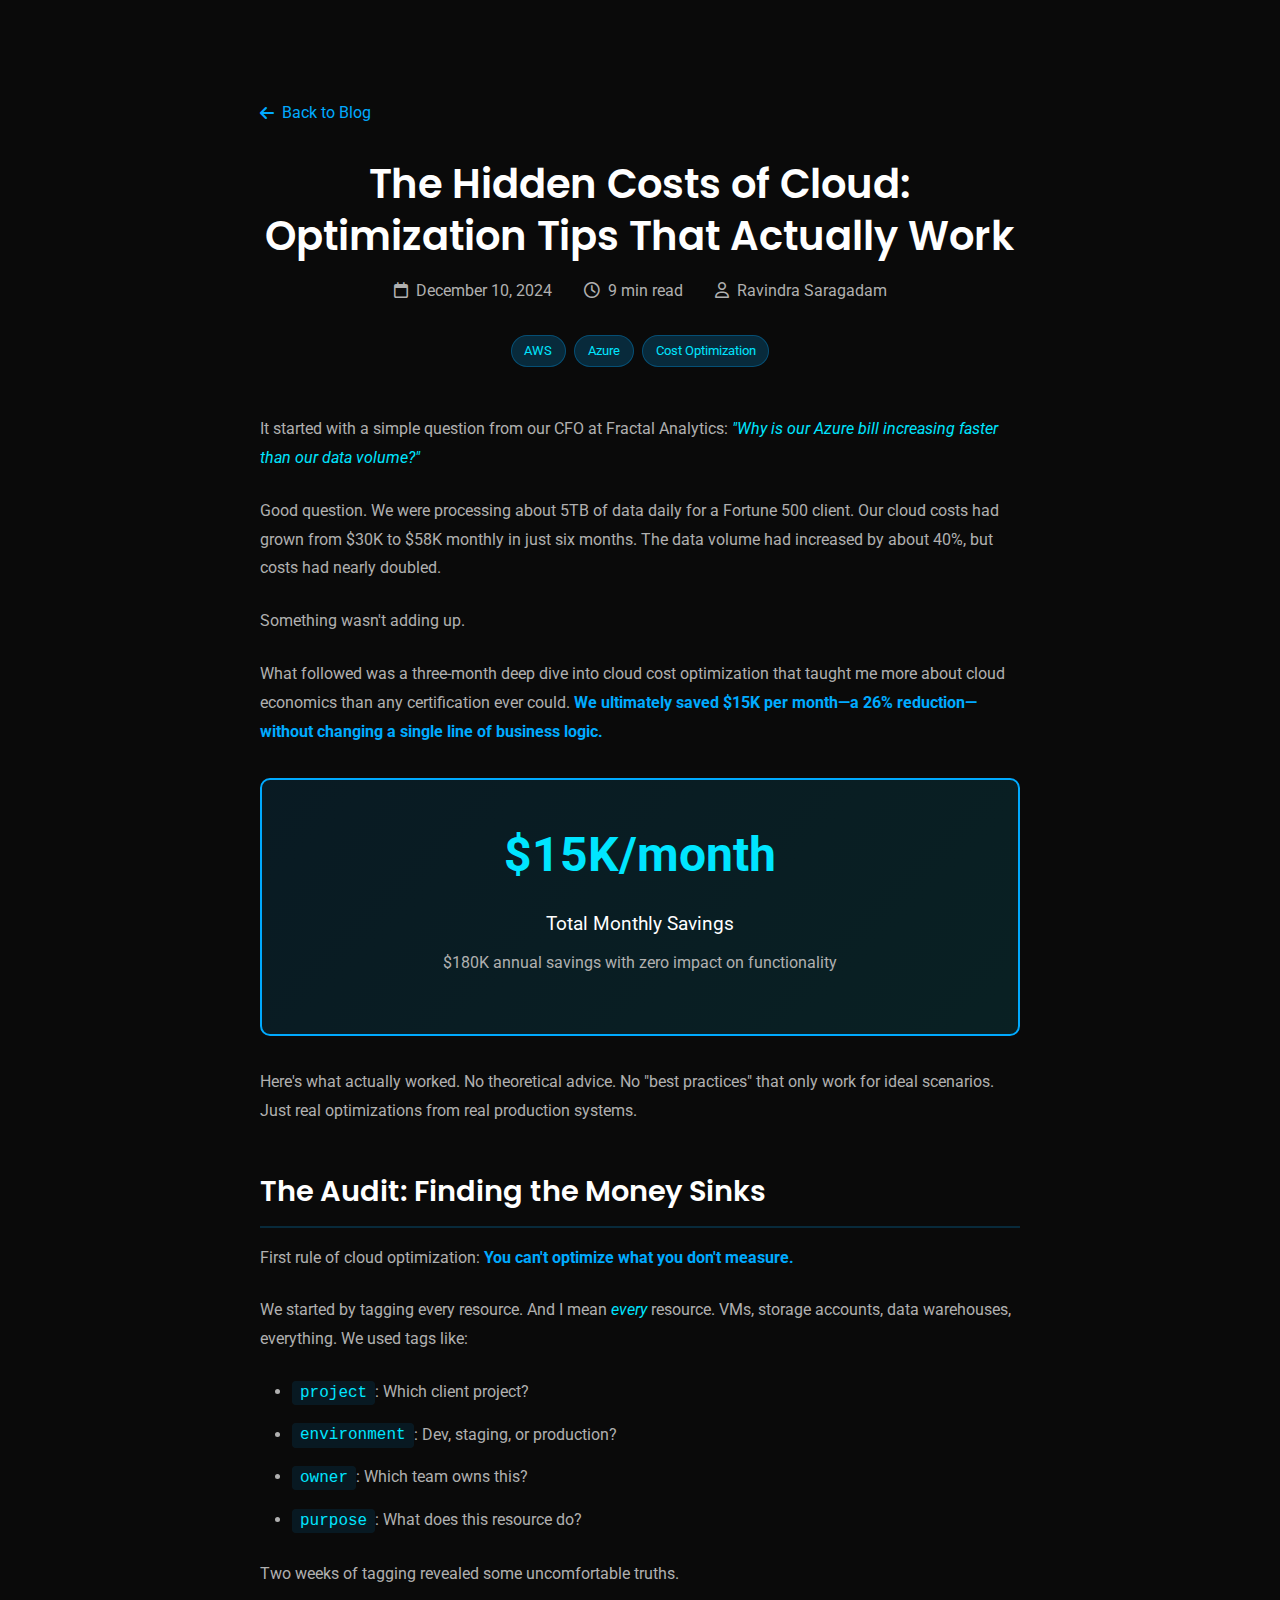
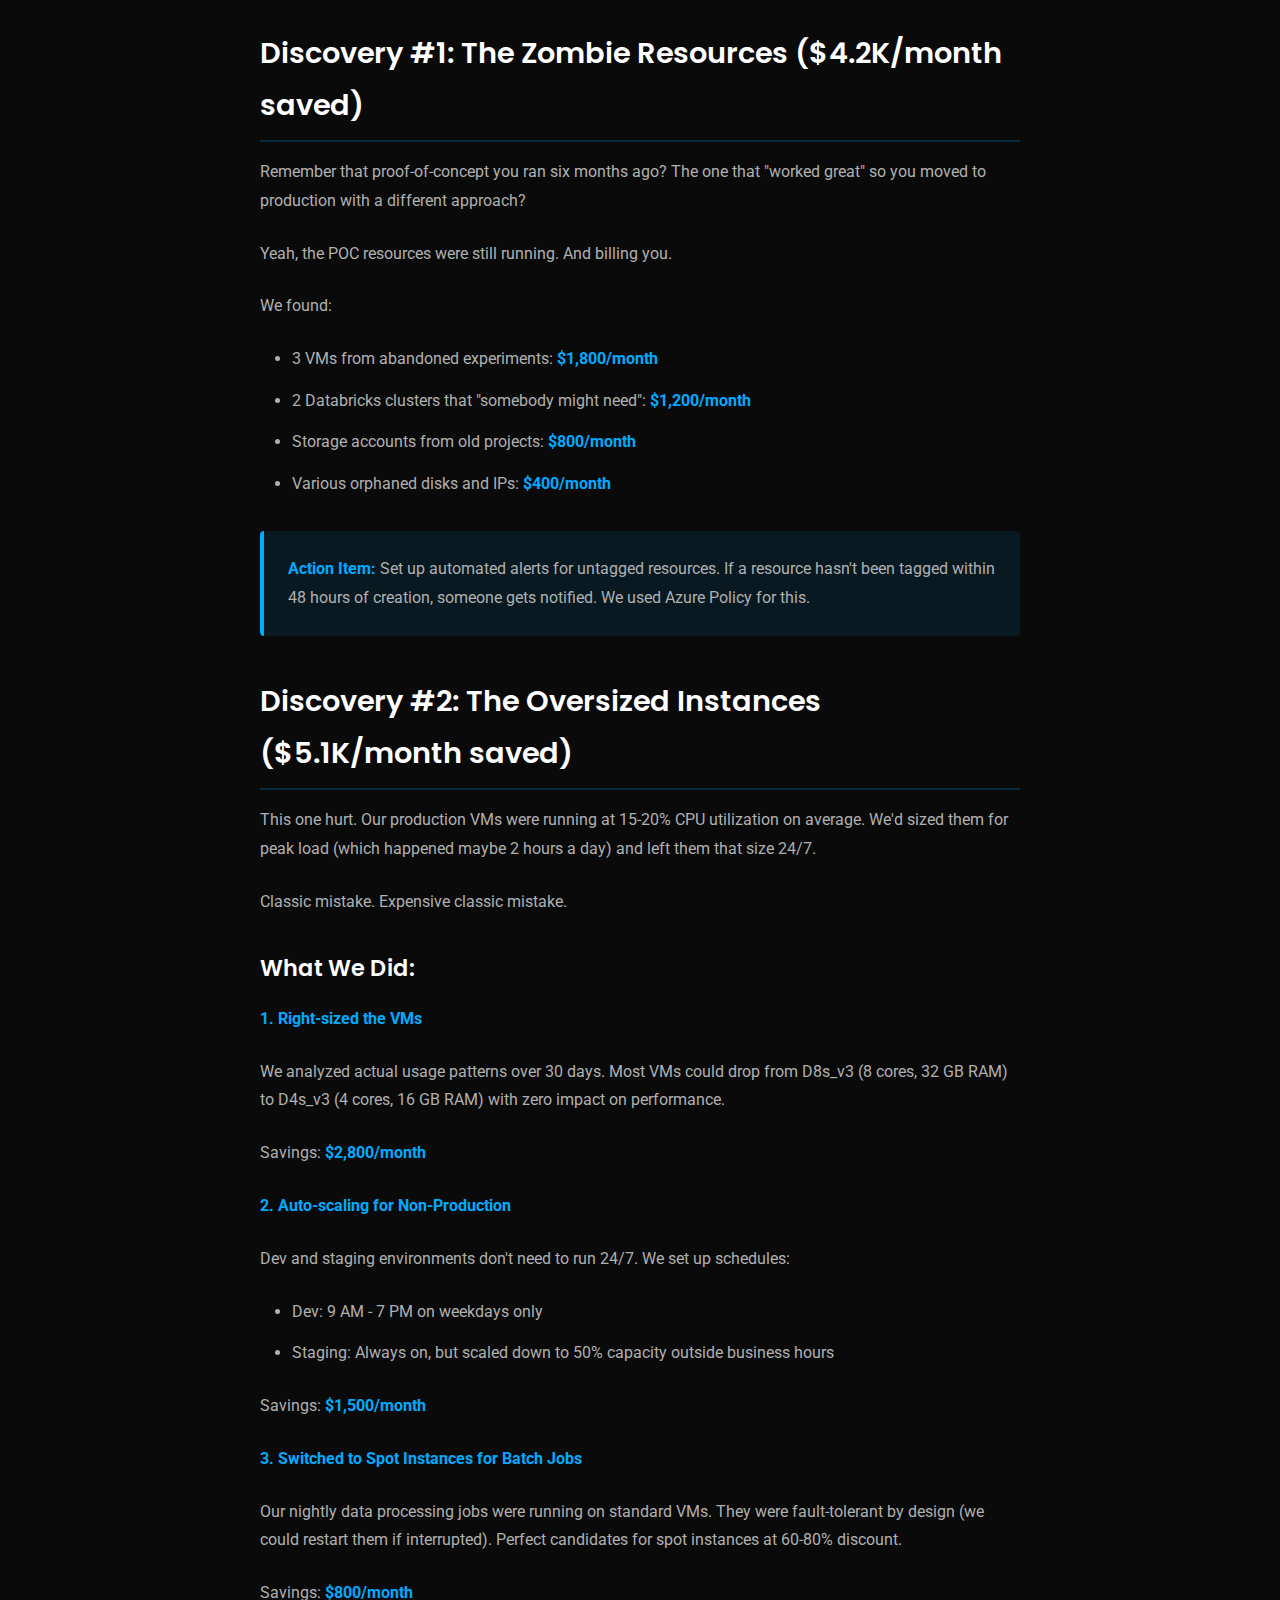
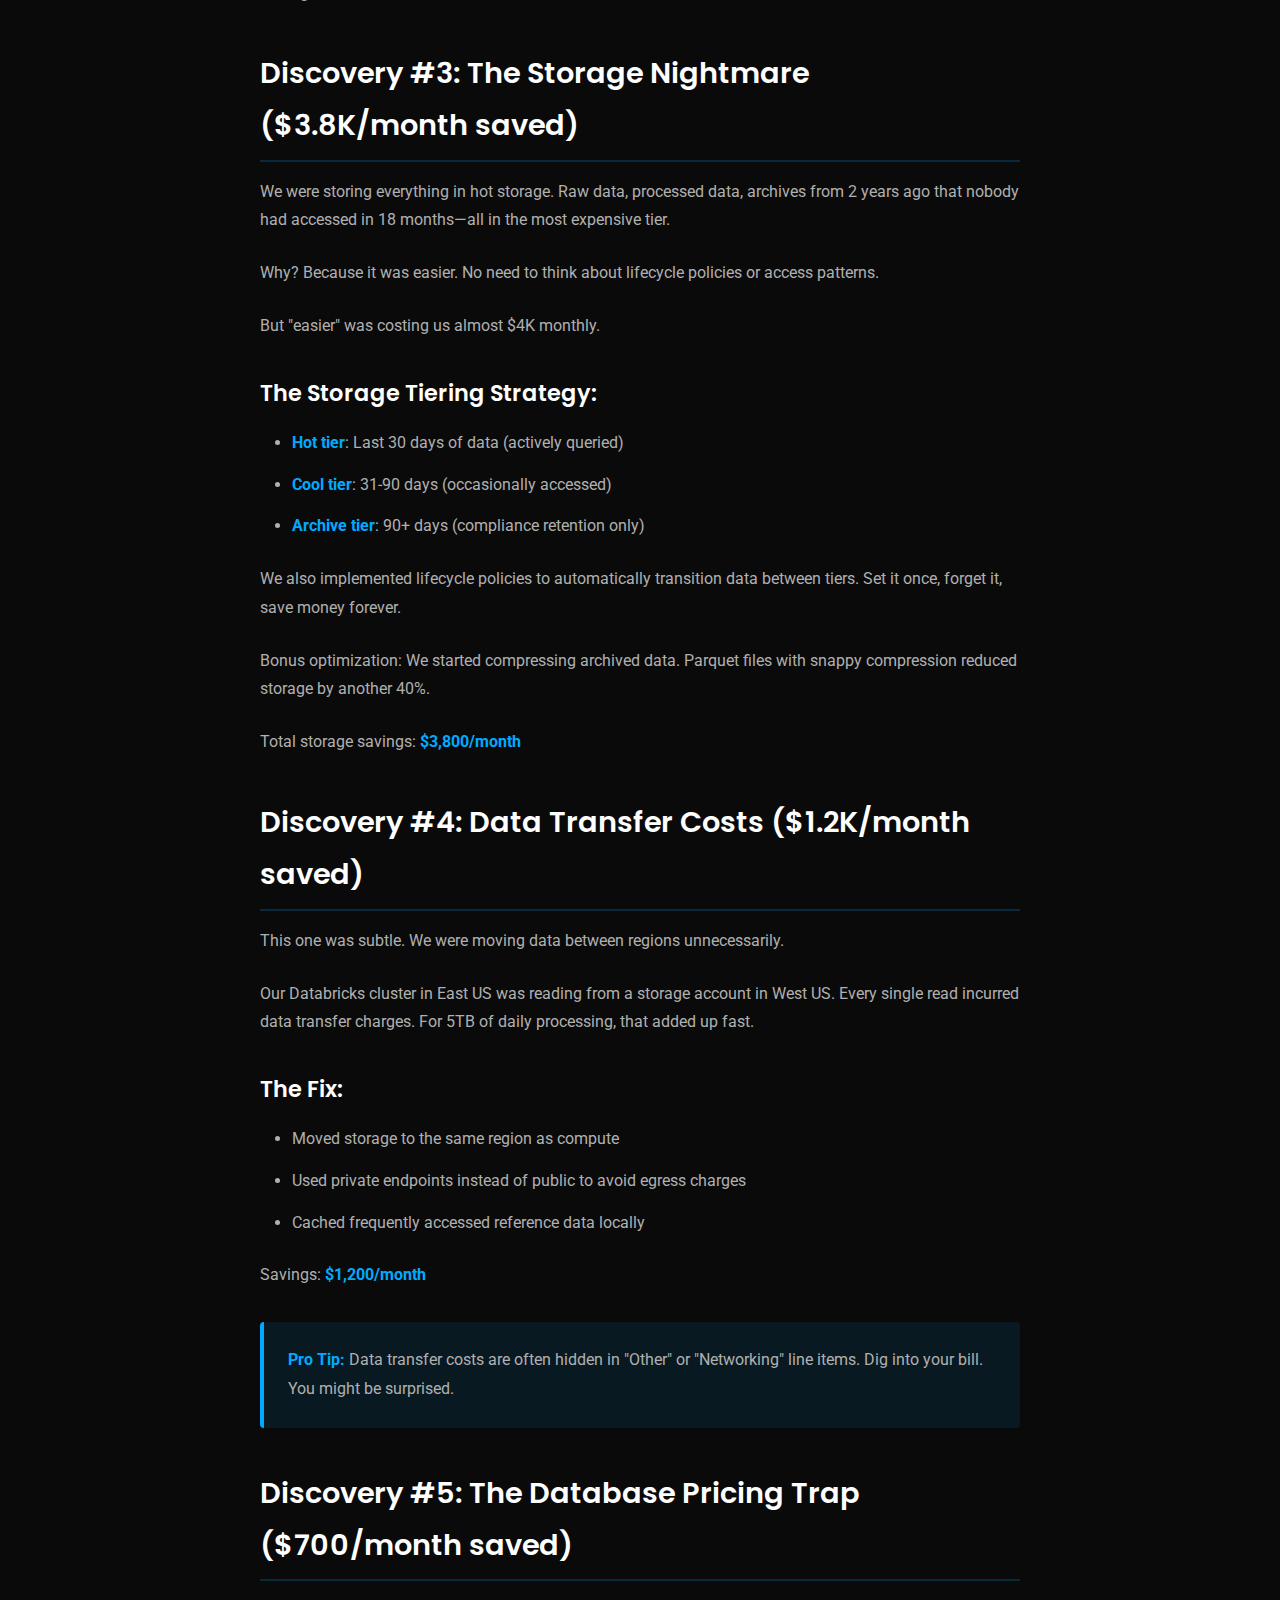
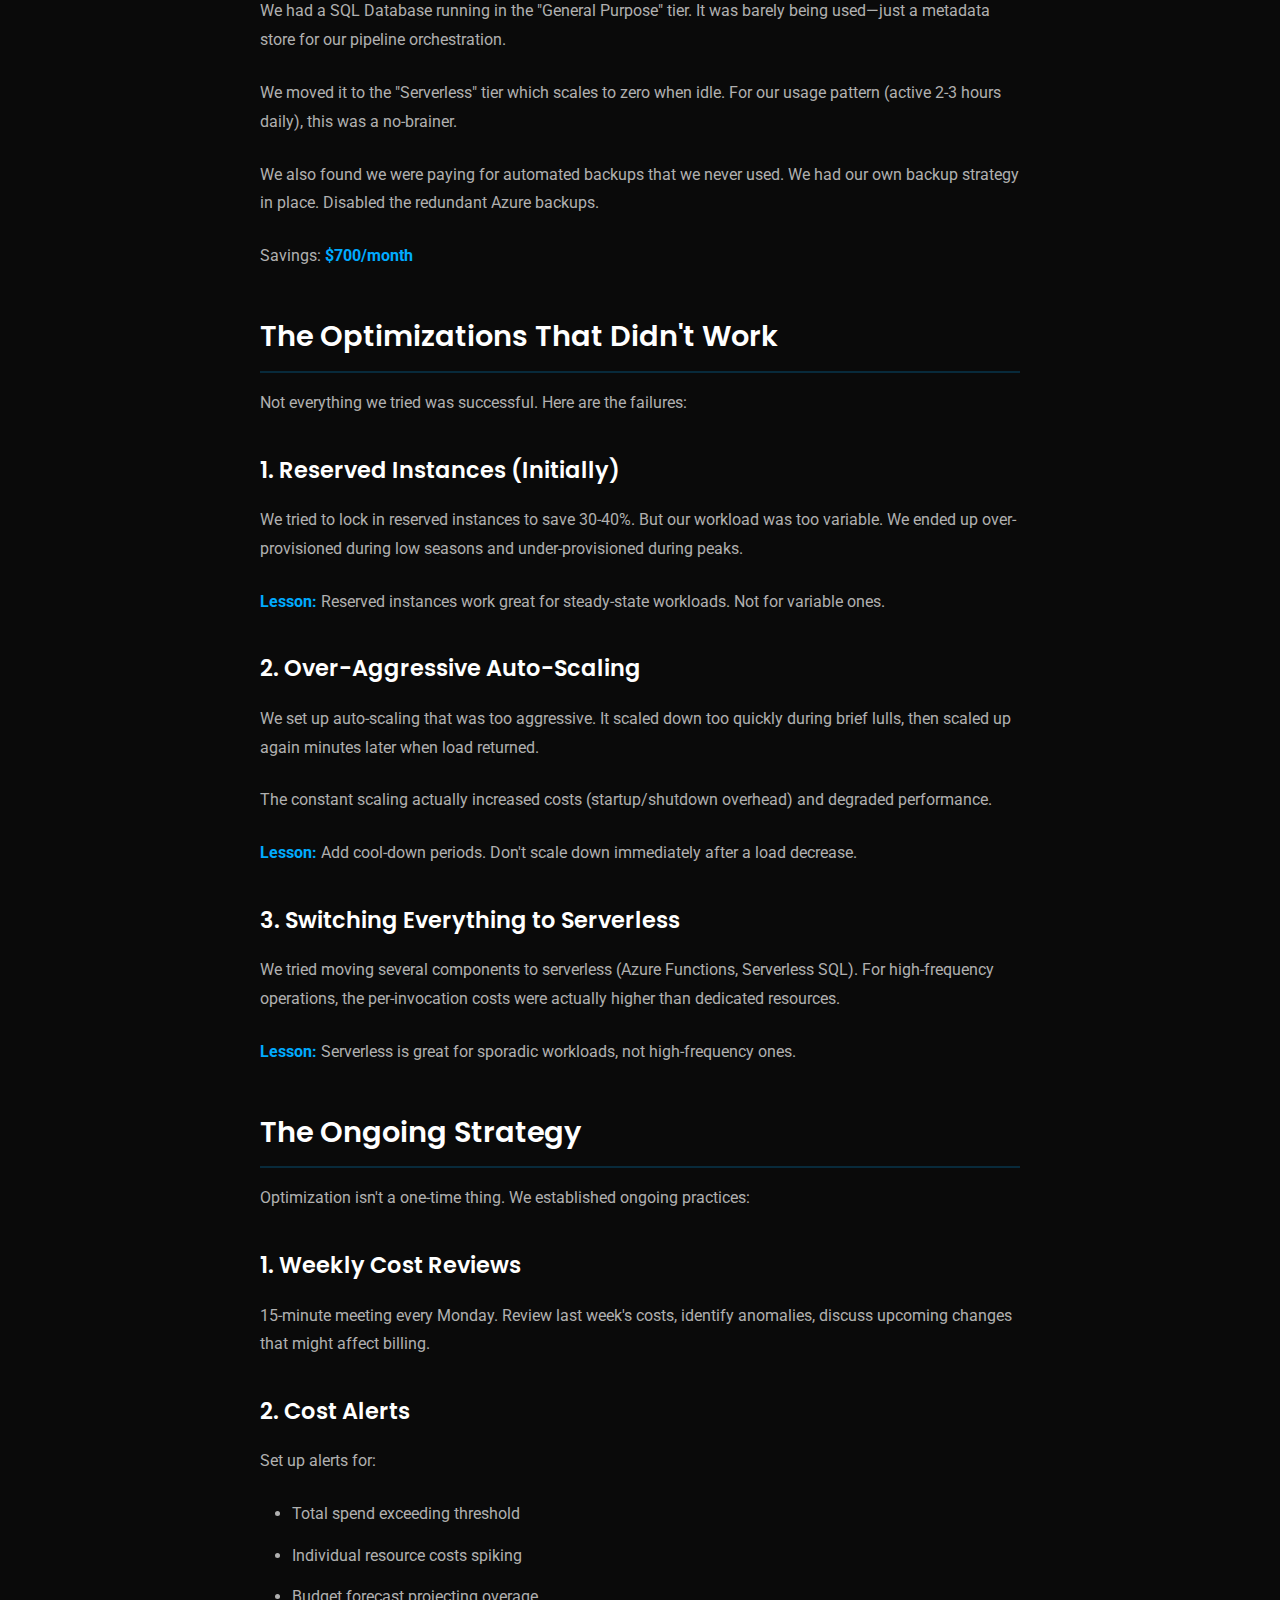
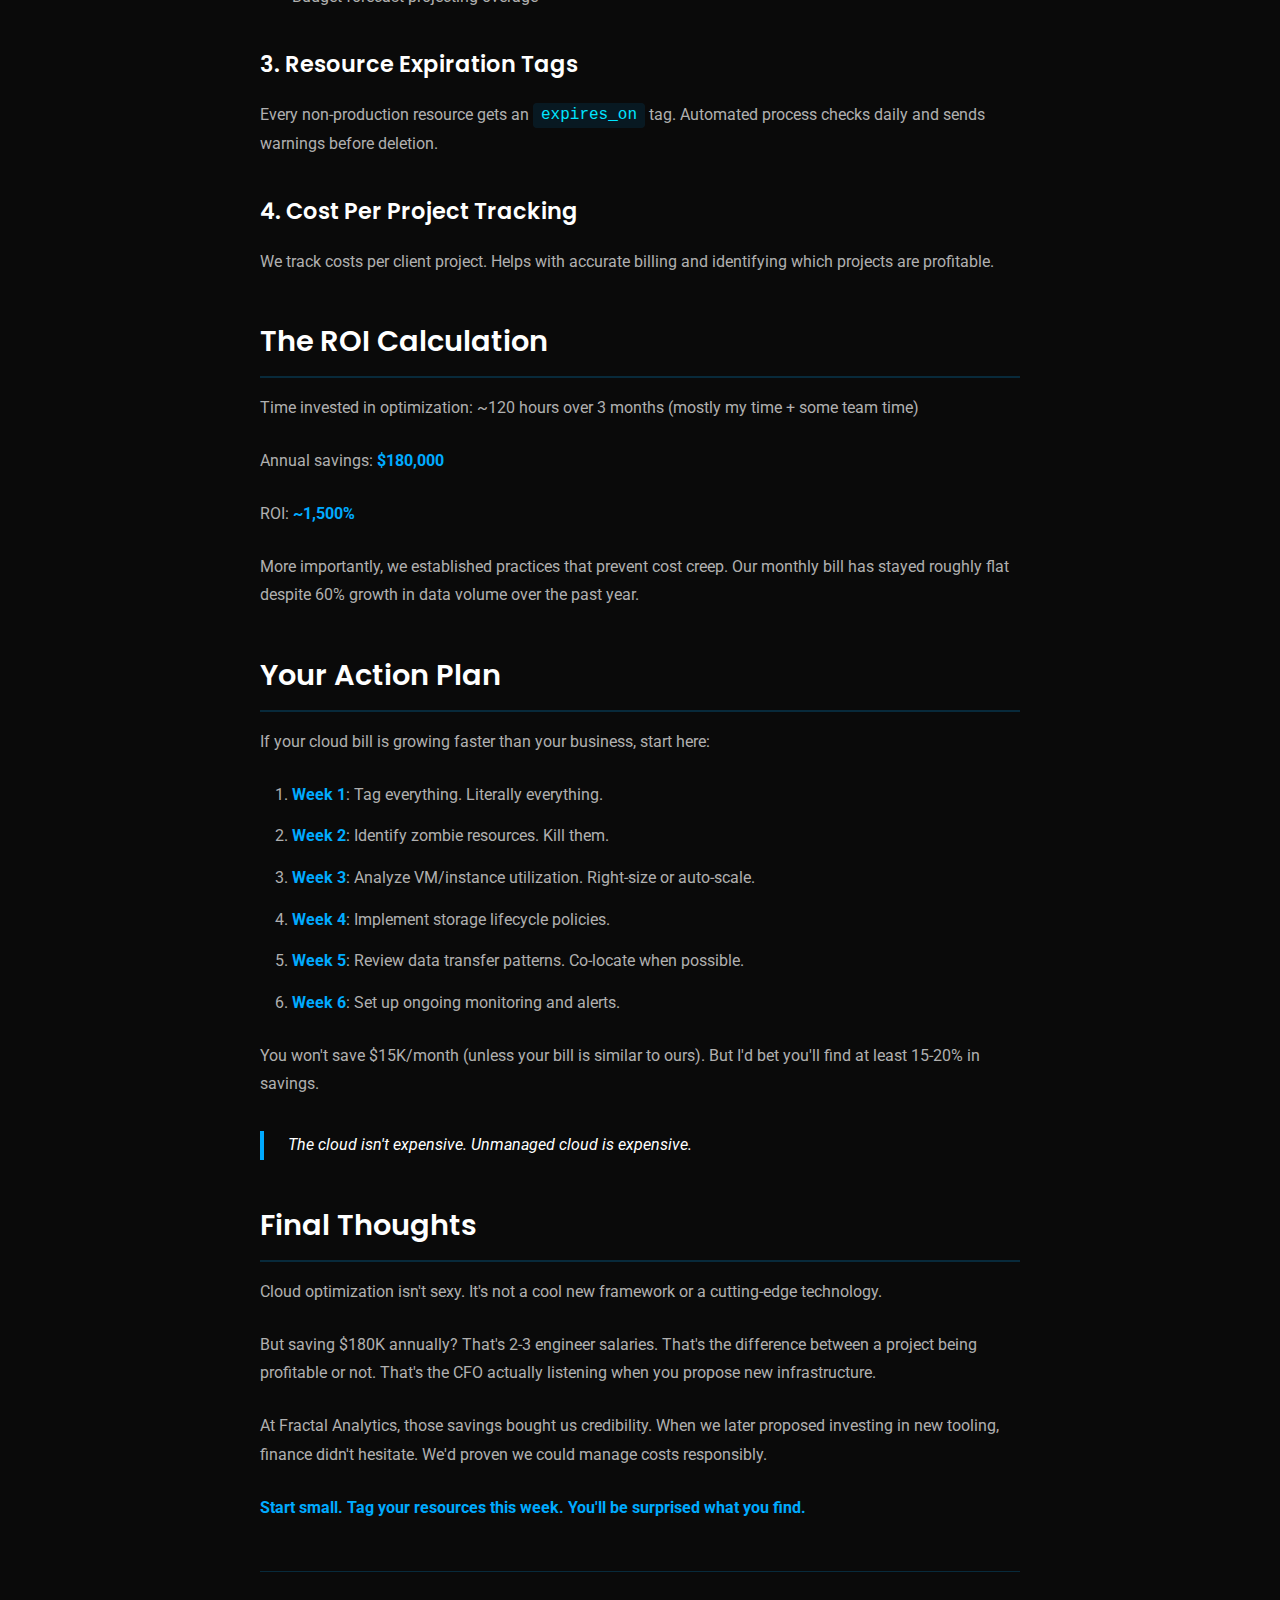
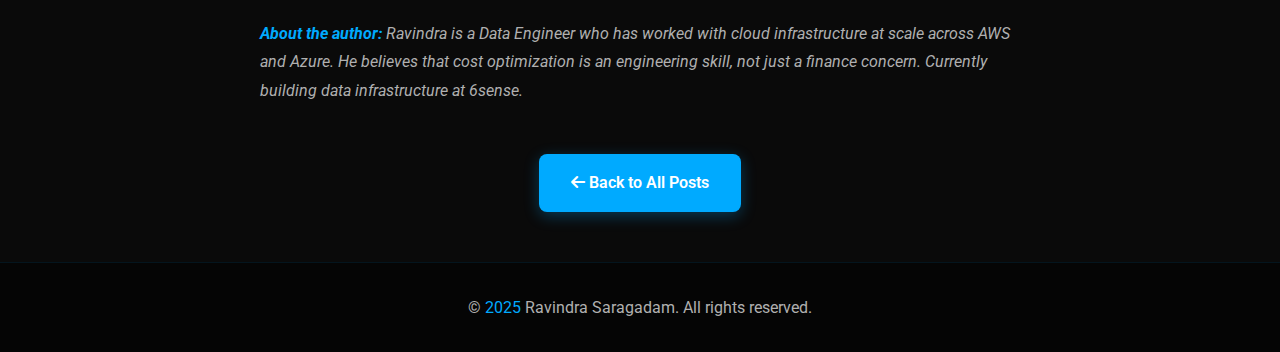
<file: blog/blog-cloud-optimization.html>
<!DOCTYPE html>
<html lang="en">
<head>
    <meta charset="UTF-8">
    <meta name="viewport" content="width=device-width, initial-scale=1.0">
    <title>The Hidden Costs of Cloud: Optimization Tips That Actually Work | Ravindra Saragadam</title>
    <meta name="description" content="At Fractal Analytics, our Azure bill was spiraling out of control. Here's how we saved $15K monthly through smart optimization.">
    
    <!-- Fonts -->
    <link rel="preconnect" href="https://fonts.googleapis.com">
    <link rel="preconnect" href="https://fonts.gstatic.com" crossorigin>
    <link href="https://fonts.googleapis.com/css2?family=Poppins:wght@300;400;500;600;700&family=Roboto:wght@300;400;500;700&display=swap" rel="stylesheet">
    
    <!-- Font Awesome -->
    <link rel="stylesheet" href="https://cdnjs.cloudflare.com/ajax/libs/font-awesome/6.4.0/css/all.min.css">
    
    <!-- Styles -->
    <link rel="stylesheet" href="../styles.css">
    <style>
        .blog-post {
            max-width: 800px;
            margin: 0 auto;
            padding: 100px 20px 50px;
        }

        .blog-header {
            text-align: center;
            margin-bottom: 3rem;
        }

        .blog-back {
            display: inline-flex;
            align-items: center;
            gap: 0.5rem;
            color: var(--primary-color);
            text-decoration: none;
            margin-bottom: 2rem;
            transition: var(--transition);
        }

        .blog-back:hover {
            gap: 0.8rem;
        }

        .blog-post h1 {
            font-size: 2.5rem;
            margin-bottom: 1rem;
            line-height: 1.3;
        }

        .blog-meta {
            color: var(--text-secondary);
            display: flex;
            gap: 2rem;
            justify-content: center;
            flex-wrap: wrap;
            margin-bottom: 2rem;
        }

        .blog-meta-item {
            display: flex;
            align-items: center;
            gap: 0.5rem;
        }

        .blog-post-tags {
            display: flex;
            gap: 0.5rem;
            justify-content: center;
            flex-wrap: wrap;
        }

        .blog-content {
            line-height: 1.8;
            color: var(--text-secondary);
        }

        .blog-content h2 {
            color: var(--text-primary);
            font-size: 1.8rem;
            margin: 2.5rem 0 1rem;
            padding-bottom: 0.5rem;
            border-bottom: 2px solid rgba(0, 170, 255, 0.2);
        }

        .blog-content h3 {
            color: var(--text-primary);
            font-size: 1.4rem;
            margin: 2rem 0 1rem;
        }

        .blog-content p {
            margin-bottom: 1.5rem;
        }

        .blog-content ul, .blog-content ol {
            margin-bottom: 1.5rem;
            padding-left: 2rem;
        }

        .blog-content li {
            margin-bottom: 0.8rem;
        }

        .blog-content strong {
            color: var(--primary-color);
        }

        .blog-content em {
            color: var(--accent-color);
        }

        .blog-content blockquote {
            border-left: 4px solid var(--primary-color);
            padding-left: 1.5rem;
            margin: 2rem 0;
            font-style: italic;
            color: var(--text-primary);
        }

        .blog-content code {
            background: rgba(0, 170, 255, 0.1);
            padding: 0.2rem 0.5rem;
            border-radius: 4px;
            font-family: 'Courier New', monospace;
            color: var(--accent-color);
        }

        .highlight-box {
            background: rgba(0, 170, 255, 0.1);
            border-left: 4px solid var(--primary-color);
            padding: 1.5rem;
            margin: 2rem 0;
            border-radius: 4px;
        }

        .savings-box {
            background: linear-gradient(135deg, rgba(0, 170, 255, 0.1), rgba(0, 229, 255, 0.1));
            border: 2px solid var(--primary-color);
            padding: 2rem;
            margin: 2rem 0;
            border-radius: 10px;
            text-align: center;
        }

        .savings-amount {
            font-size: 3rem;
            font-weight: 700;
            color: var(--accent-color);
            margin-bottom: 0.5rem;
        }

        @media (max-width: 640px) {
            .blog-post h1 {
                font-size: 2rem;
            }
            
            .savings-amount {
                font-size: 2rem;
            }
        }
    </style>
</head>
<body>
    <article class="blog-post">
        <a href="../index.html#blog" class="blog-back">
            <i class="fas fa-arrow-left"></i> Back to Blog
        </a>

        <header class="blog-header">
            <h1>The Hidden Costs of Cloud: Optimization Tips That Actually Work</h1>
            <div class="blog-meta">
                <span class="blog-meta-item">
                    <i class="far fa-calendar"></i>
                    December 10, 2024
                </span>
                <span class="blog-meta-item">
                    <i class="far fa-clock"></i>
                    9 min read
                </span>
                <span class="blog-meta-item">
                    <i class="far fa-user"></i>
                    Ravindra Saragadam
                </span>
            </div>
            <div class="blog-post-tags">
                <span class="tag">AWS</span>
                <span class="tag">Azure</span>
                <span class="tag">Cost Optimization</span>
            </div>
        </header>

        <div class="blog-content">
            <p>
                It started with a simple question from our CFO at Fractal Analytics: <em>"Why is our Azure bill increasing faster than our data volume?"</em>
            </p>

            <p>
                Good question. We were processing about 5TB of data daily for a Fortune 500 client. Our cloud costs had grown from $30K to $58K monthly in just six months. The data volume had increased by about 40%, but costs had nearly doubled.
            </p>

            <p>
                Something wasn't adding up.
            </p>

            <p>
                What followed was a three-month deep dive into cloud cost optimization that taught me more about cloud economics than any certification ever could. <strong>We ultimately saved $15K per month—a 26% reduction—without changing a single line of business logic.</strong>
            </p>

            <div class="savings-box">
                <div class="savings-amount">$15K/month</div>
                <p style="color: var(--text-primary); font-size: 1.2rem; margin: 0;">Total Monthly Savings</p>
                <p style="color: var(--text-secondary); margin-top: 0.5rem;">$180K annual savings with zero impact on functionality</p>
            </div>

            <p>
                Here's what actually worked. No theoretical advice. No "best practices" that only work for ideal scenarios. Just real optimizations from real production systems.
            </p>

            <h2>The Audit: Finding the Money Sinks</h2>

            <p>
                First rule of cloud optimization: <strong>You can't optimize what you don't measure.</strong>
            </p>

            <p>
                We started by tagging every resource. And I mean <em>every</em> resource. VMs, storage accounts, data warehouses, everything. We used tags like:
            </p>

            <ul>
                <li><code>project</code>: Which client project?</li>
                <li><code>environment</code>: Dev, staging, or production?</li>
                <li><code>owner</code>: Which team owns this?</li>
                <li><code>purpose</code>: What does this resource do?</li>
            </ul>

            <p>
                Two weeks of tagging revealed some uncomfortable truths.
            </p>

            <h2>Discovery #1: The Zombie Resources ($4.2K/month saved)</h2>

            <p>
                Remember that proof-of-concept you ran six months ago? The one that "worked great" so you moved to production with a different approach?
            </p>

            <p>
                Yeah, the POC resources were still running. And billing you.
            </p>

            <p>
                We found:
            </p>

            <ul>
                <li>3 VMs from abandoned experiments: <strong>$1,800/month</strong></li>
                <li>2 Databricks clusters that "somebody might need": <strong>$1,200/month</strong></li>
                <li>Storage accounts from old projects: <strong>$800/month</strong></li>
                <li>Various orphaned disks and IPs: <strong>$400/month</strong></li>
            </ul>

            <div class="highlight-box">
                <strong>Action Item:</strong> Set up automated alerts for untagged resources. If a resource hasn't been tagged within 48 hours of creation, someone gets notified. We used Azure Policy for this.
            </div>

            <h2>Discovery #2: The Oversized Instances ($5.1K/month saved)</h2>

            <p>
                This one hurt. Our production VMs were running at 15-20% CPU utilization on average. We'd sized them for peak load (which happened maybe 2 hours a day) and left them that size 24/7.
            </p>

            <p>
                Classic mistake. Expensive classic mistake.
            </p>

            <h3>What We Did:</h3>

            <p>
                <strong>1. Right-sized the VMs</strong>
            </p>

            <p>
                We analyzed actual usage patterns over 30 days. Most VMs could drop from D8s_v3 (8 cores, 32 GB RAM) to D4s_v3 (4 cores, 16 GB RAM) with zero impact on performance.
            </p>

            <p>
                Savings: <strong>$2,800/month</strong>
            </p>

            <p>
                <strong>2. Auto-scaling for Non-Production</strong>
            </p>

            <p>
                Dev and staging environments don't need to run 24/7. We set up schedules:
            </p>

            <ul>
                <li>Dev: 9 AM - 7 PM on weekdays only</li>
                <li>Staging: Always on, but scaled down to 50% capacity outside business hours</li>
            </ul>

            <p>
                Savings: <strong>$1,500/month</strong>
            </p>

            <p>
                <strong>3. Switched to Spot Instances for Batch Jobs</strong>
            </p>

            <p>
                Our nightly data processing jobs were running on standard VMs. They were fault-tolerant by design (we could restart them if interrupted). Perfect candidates for spot instances at 60-80% discount.
            </p>

            <p>
                Savings: <strong>$800/month</strong>
            </p>

            <h2>Discovery #3: The Storage Nightmare ($3.8K/month saved)</h2>

            <p>
                We were storing everything in hot storage. Raw data, processed data, archives from 2 years ago that nobody had accessed in 18 months—all in the most expensive tier.
            </p>

            <p>
                Why? Because it was easier. No need to think about lifecycle policies or access patterns.
            </p>

            <p>
                But "easier" was costing us almost $4K monthly.
            </p>

            <h3>The Storage Tiering Strategy:</h3>

            <ul>
                <li><strong>Hot tier</strong>: Last 30 days of data (actively queried)</li>
                <li><strong>Cool tier</strong>: 31-90 days (occasionally accessed)</li>
                <li><strong>Archive tier</strong>: 90+ days (compliance retention only)</li>
            </ul>

            <p>
                We also implemented lifecycle policies to automatically transition data between tiers. Set it once, forget it, save money forever.
            </p>

            <p>
                Bonus optimization: We started compressing archived data. Parquet files with snappy compression reduced storage by another 40%.
            </p>

            <p>
                Total storage savings: <strong>$3,800/month</strong>
            </p>

            <h2>Discovery #4: Data Transfer Costs ($1.2K/month saved)</h2>

            <p>
                This one was subtle. We were moving data between regions unnecessarily.
            </p>

            <p>
                Our Databricks cluster in East US was reading from a storage account in West US. Every single read incurred data transfer charges. For 5TB of daily processing, that added up fast.
            </p>

            <h3>The Fix:</h3>

            <ul>
                <li>Moved storage to the same region as compute</li>
                <li>Used private endpoints instead of public to avoid egress charges</li>
                <li>Cached frequently accessed reference data locally</li>
            </ul>

            <p>
                Savings: <strong>$1,200/month</strong>
            </p>

            <div class="highlight-box">
                <strong>Pro Tip:</strong> Data transfer costs are often hidden in "Other" or "Networking" line items. Dig into your bill. You might be surprised.
            </div>

            <h2>Discovery #5: The Database Pricing Trap ($700/month saved)</h2>

            <p>
                We had a SQL Database running in the "General Purpose" tier. It was barely being used—just a metadata store for our pipeline orchestration.
            </p>

            <p>
                We moved it to the "Serverless" tier which scales to zero when idle. For our usage pattern (active 2-3 hours daily), this was a no-brainer.
            </p>

            <p>
                We also found we were paying for automated backups that we never used. We had our own backup strategy in place. Disabled the redundant Azure backups.
            </p>

            <p>
                Savings: <strong>$700/month</strong>
            </p>

            <h2>The Optimizations That Didn't Work</h2>

            <p>
                Not everything we tried was successful. Here are the failures:
            </p>

            <h3>1. Reserved Instances (Initially)</h3>

            <p>
                We tried to lock in reserved instances to save 30-40%. But our workload was too variable. We ended up over-provisioned during low seasons and under-provisioned during peaks.
            </p>

            <p>
                <strong>Lesson:</strong> Reserved instances work great for steady-state workloads. Not for variable ones.
            </p>

            <h3>2. Over-Aggressive Auto-Scaling</h3>

            <p>
                We set up auto-scaling that was too aggressive. It scaled down too quickly during brief lulls, then scaled up again minutes later when load returned.
            </p>

            <p>
                The constant scaling actually increased costs (startup/shutdown overhead) and degraded performance.
            </p>

            <p>
                <strong>Lesson:</strong> Add cool-down periods. Don't scale down immediately after a load decrease.
            </p>

            <h3>3. Switching Everything to Serverless</h3>

            <p>
                We tried moving several components to serverless (Azure Functions, Serverless SQL). For high-frequency operations, the per-invocation costs were actually higher than dedicated resources.
            </p>

            <p>
                <strong>Lesson:</strong> Serverless is great for sporadic workloads, not high-frequency ones.
            </p>

            <h2>The Ongoing Strategy</h2>

            <p>
                Optimization isn't a one-time thing. We established ongoing practices:
            </p>

            <h3>1. Weekly Cost Reviews</h3>

            <p>
                15-minute meeting every Monday. Review last week's costs, identify anomalies, discuss upcoming changes that might affect billing.
            </p>

            <h3>2. Cost Alerts</h3>

            <p>
                Set up alerts for:
            </p>

            <ul>
                <li>Total spend exceeding threshold</li>
                <li>Individual resource costs spiking</li>
                <li>Budget forecast projecting overage</li>
            </ul>

            <h3>3. Resource Expiration Tags</h3>

            <p>
                Every non-production resource gets an <code>expires_on</code> tag. Automated process checks daily and sends warnings before deletion.
            </p>

            <h3>4. Cost Per Project Tracking</h3>

            <p>
                We track costs per client project. Helps with accurate billing and identifying which projects are profitable.
            </p>

            <h2>The ROI Calculation</h2>

            <p>
                Time invested in optimization: ~120 hours over 3 months (mostly my time + some team time)
            </p>

            <p>
                Annual savings: <strong>$180,000</strong>
            </p>

            <p>
                ROI: <strong>~1,500%</strong>
            </p>

            <p>
                More importantly, we established practices that prevent cost creep. Our monthly bill has stayed roughly flat despite 60% growth in data volume over the past year.
            </p>

            <h2>Your Action Plan</h2>

            <p>
                If your cloud bill is growing faster than your business, start here:
            </p>

            <ol>
                <li><strong>Week 1</strong>: Tag everything. Literally everything.</li>
                <li><strong>Week 2</strong>: Identify zombie resources. Kill them.</li>
                <li><strong>Week 3</strong>: Analyze VM/instance utilization. Right-size or auto-scale.</li>
                <li><strong>Week 4</strong>: Implement storage lifecycle policies.</li>
                <li><strong>Week 5</strong>: Review data transfer patterns. Co-locate when possible.</li>
                <li><strong>Week 6</strong>: Set up ongoing monitoring and alerts.</li>
            </ol>

            <p>
                You won't save $15K/month (unless your bill is similar to ours). But I'd bet you'll find at least 15-20% in savings.
            </p>

            <blockquote>
                The cloud isn't expensive. Unmanaged cloud is expensive.
            </blockquote>

            <h2>Final Thoughts</h2>

            <p>
                Cloud optimization isn't sexy. It's not a cool new framework or a cutting-edge technology.
            </p>

            <p>
                But saving $180K annually? That's 2-3 engineer salaries. That's the difference between a project being profitable or not. That's the CFO actually listening when you propose new infrastructure.
            </p>

            <p>
                At Fractal Analytics, those savings bought us credibility. When we later proposed investing in new tooling, finance didn't hesitate. We'd proven we could manage costs responsibly.
            </p>

            <p>
                <strong>Start small. Tag your resources this week. You'll be surprised what you find.</strong>
            </p>

            <hr style="border: 0; border-top: 1px solid rgba(0, 170, 255, 0.2); margin: 3rem 0;">

            <p style="font-style: italic; color: var(--text-secondary);">
                <strong>About the author:</strong> Ravindra is a Data Engineer who has worked with cloud infrastructure at scale across AWS and Azure. He believes that cost optimization is an engineering skill, not just a finance concern. Currently building data infrastructure at 6sense.
            </p>
        </div>

        <div style="text-align: center; margin-top: 3rem;">
            <a href="../index.html#blog" class="btn btn-primary">
                <i class="fas fa-arrow-left"></i> Back to All Posts
            </a>
        </div>
    </article>

    <footer class="footer">
        <div class="container">
            <p>&copy; <span class="year">2025</span> Ravindra Saragadam. All rights reserved.</p>
        </div>
    </footer>
</body>
</html>
</file>
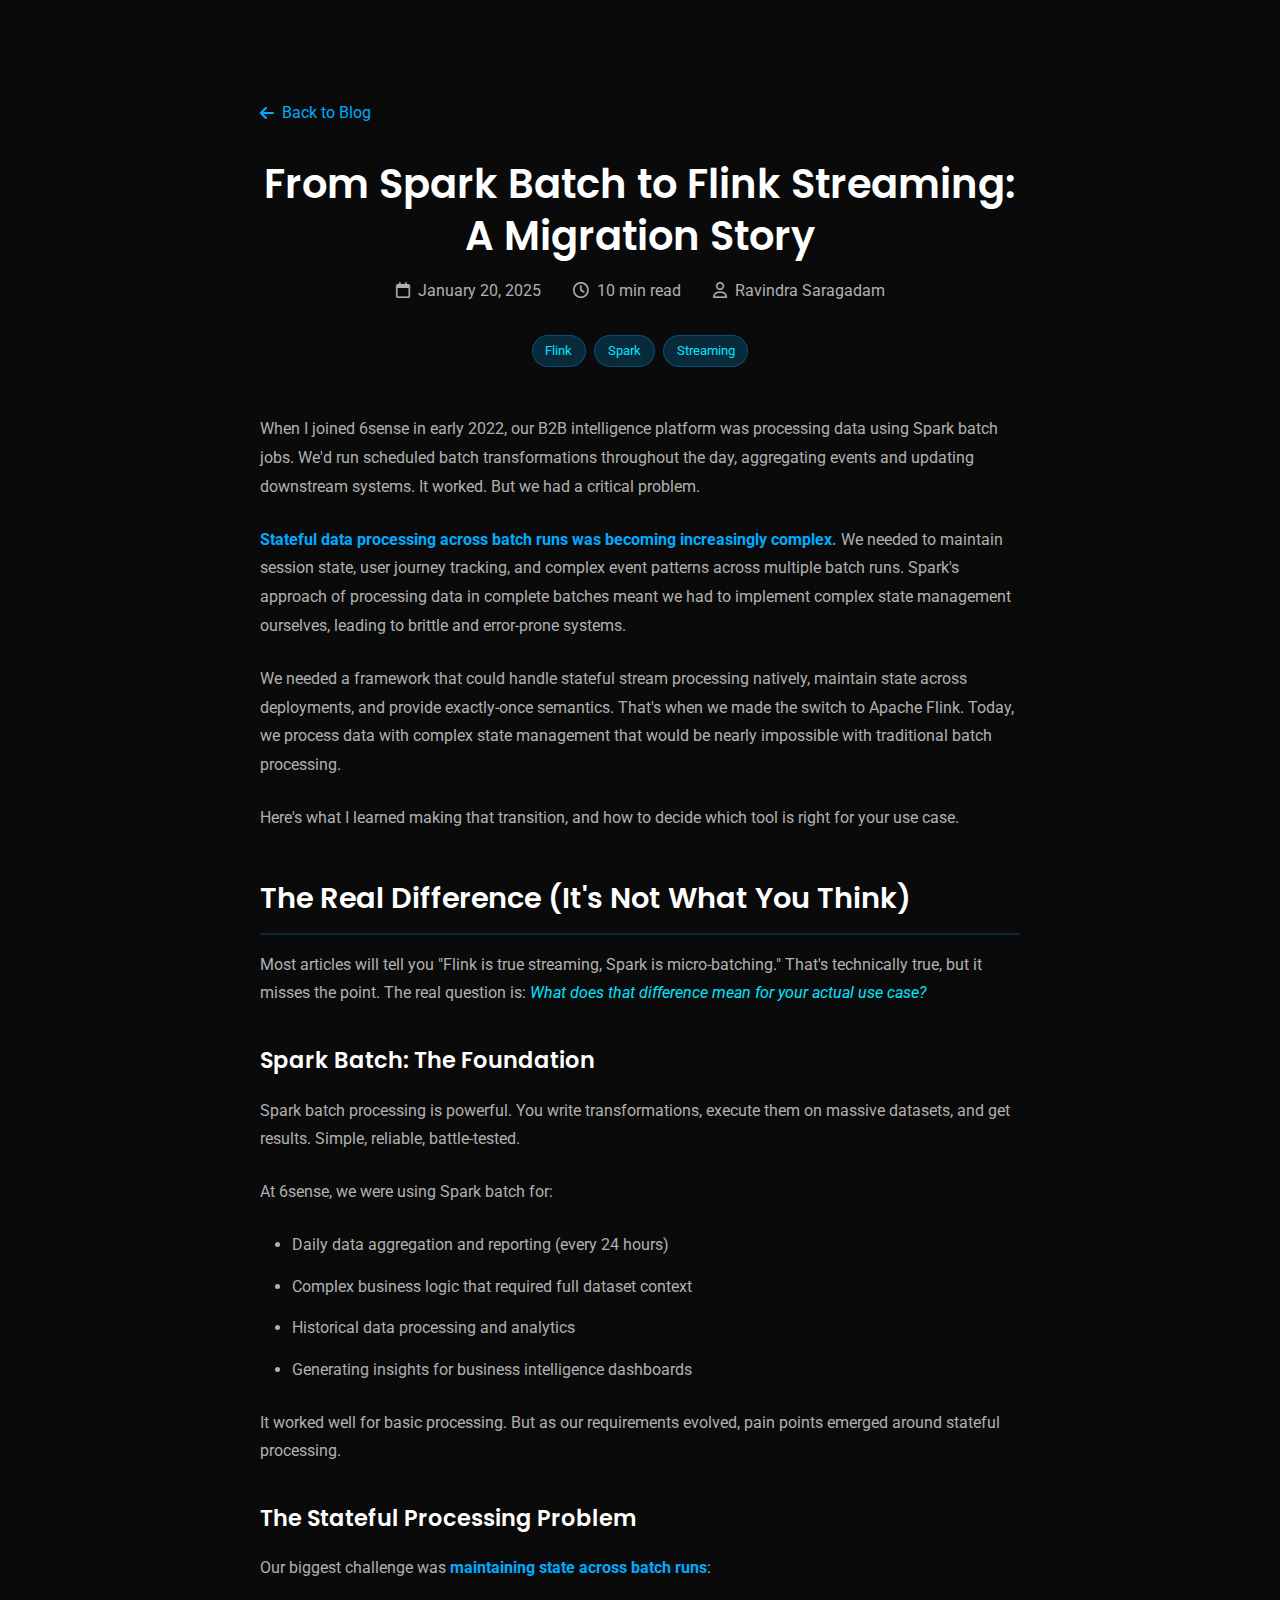
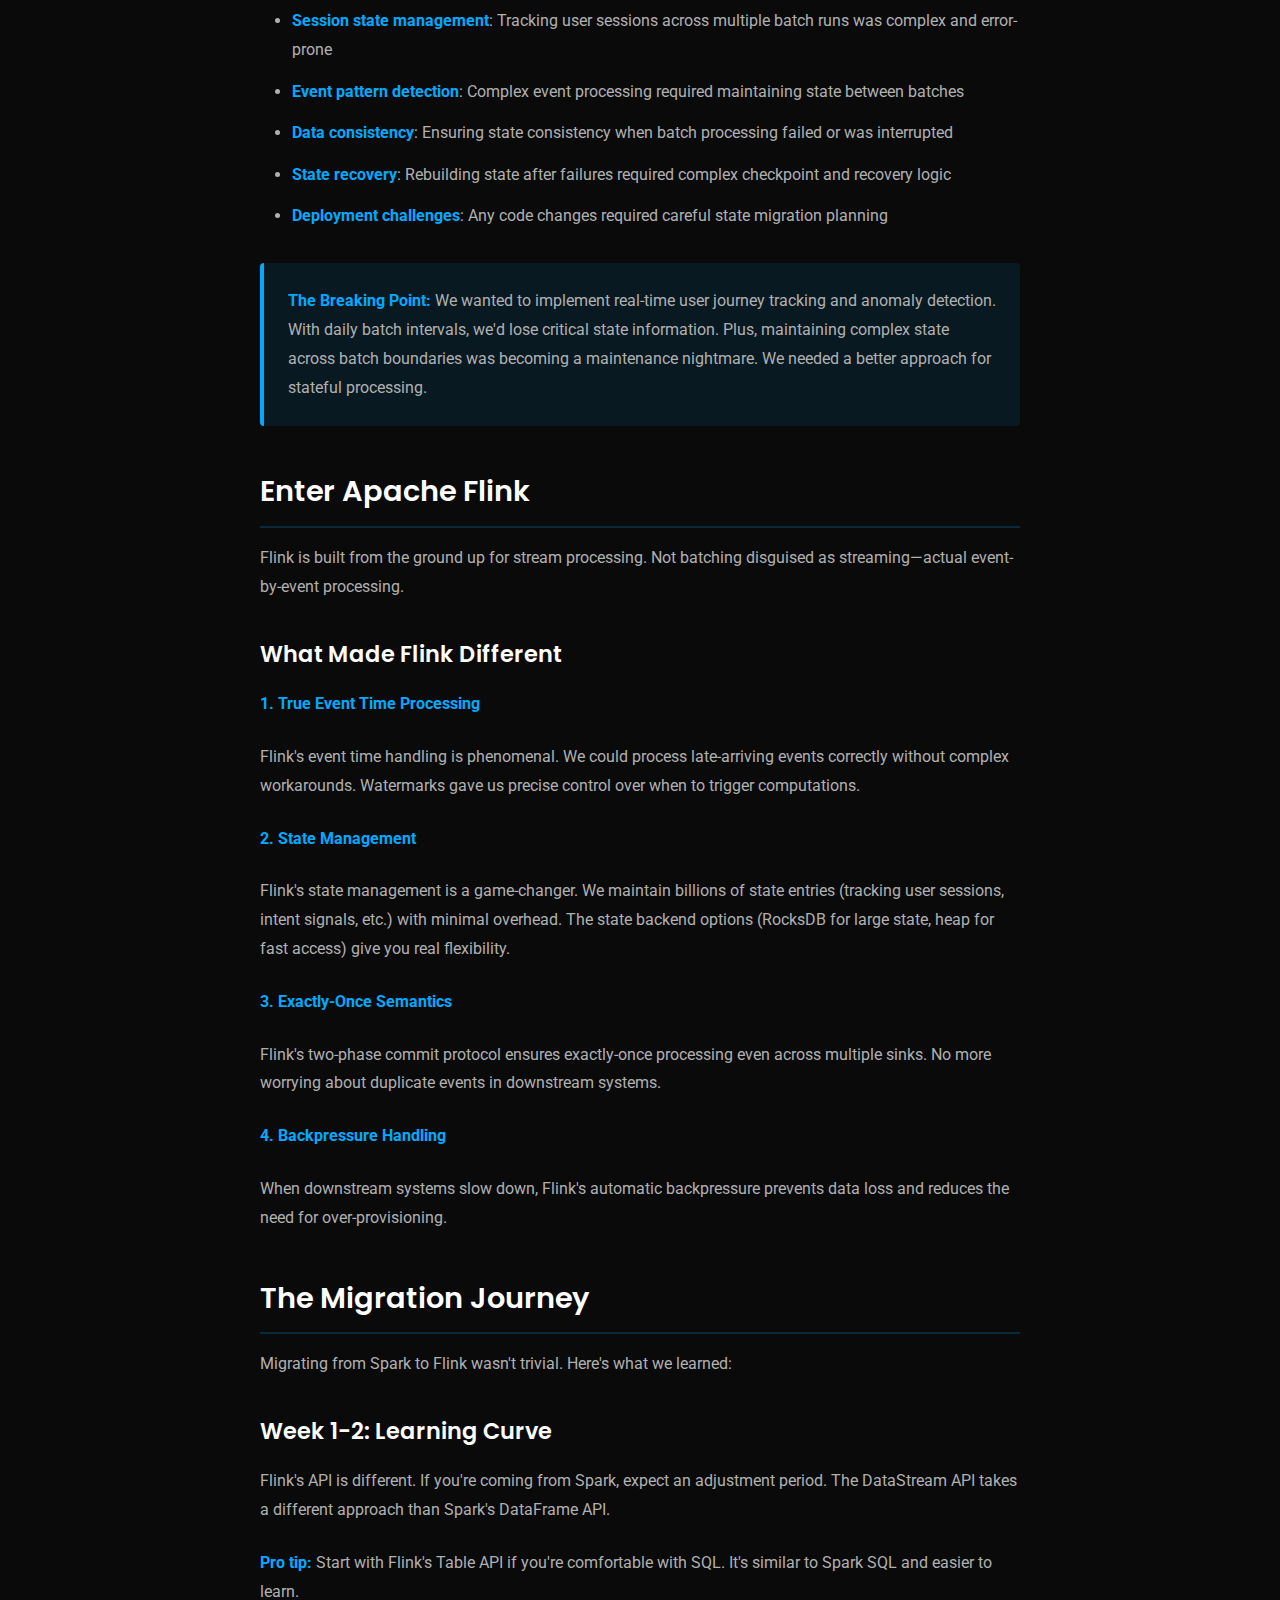
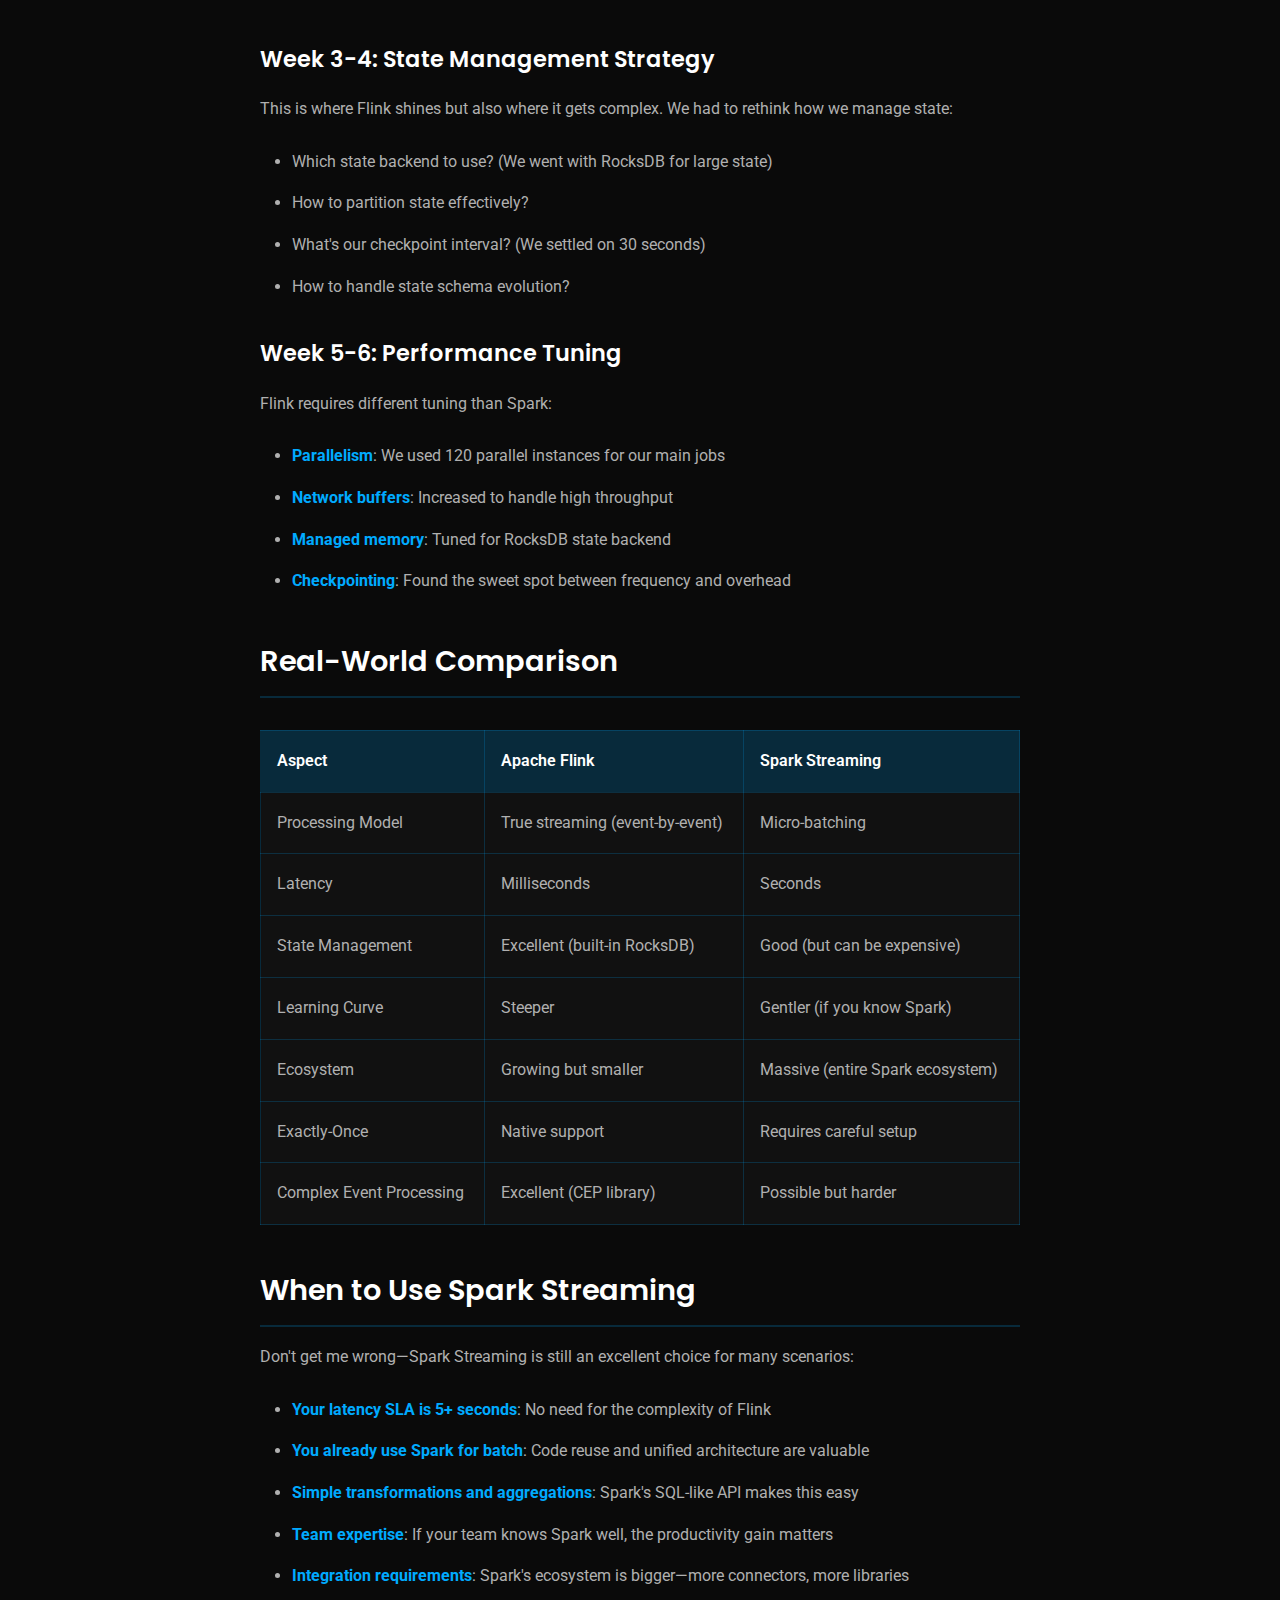
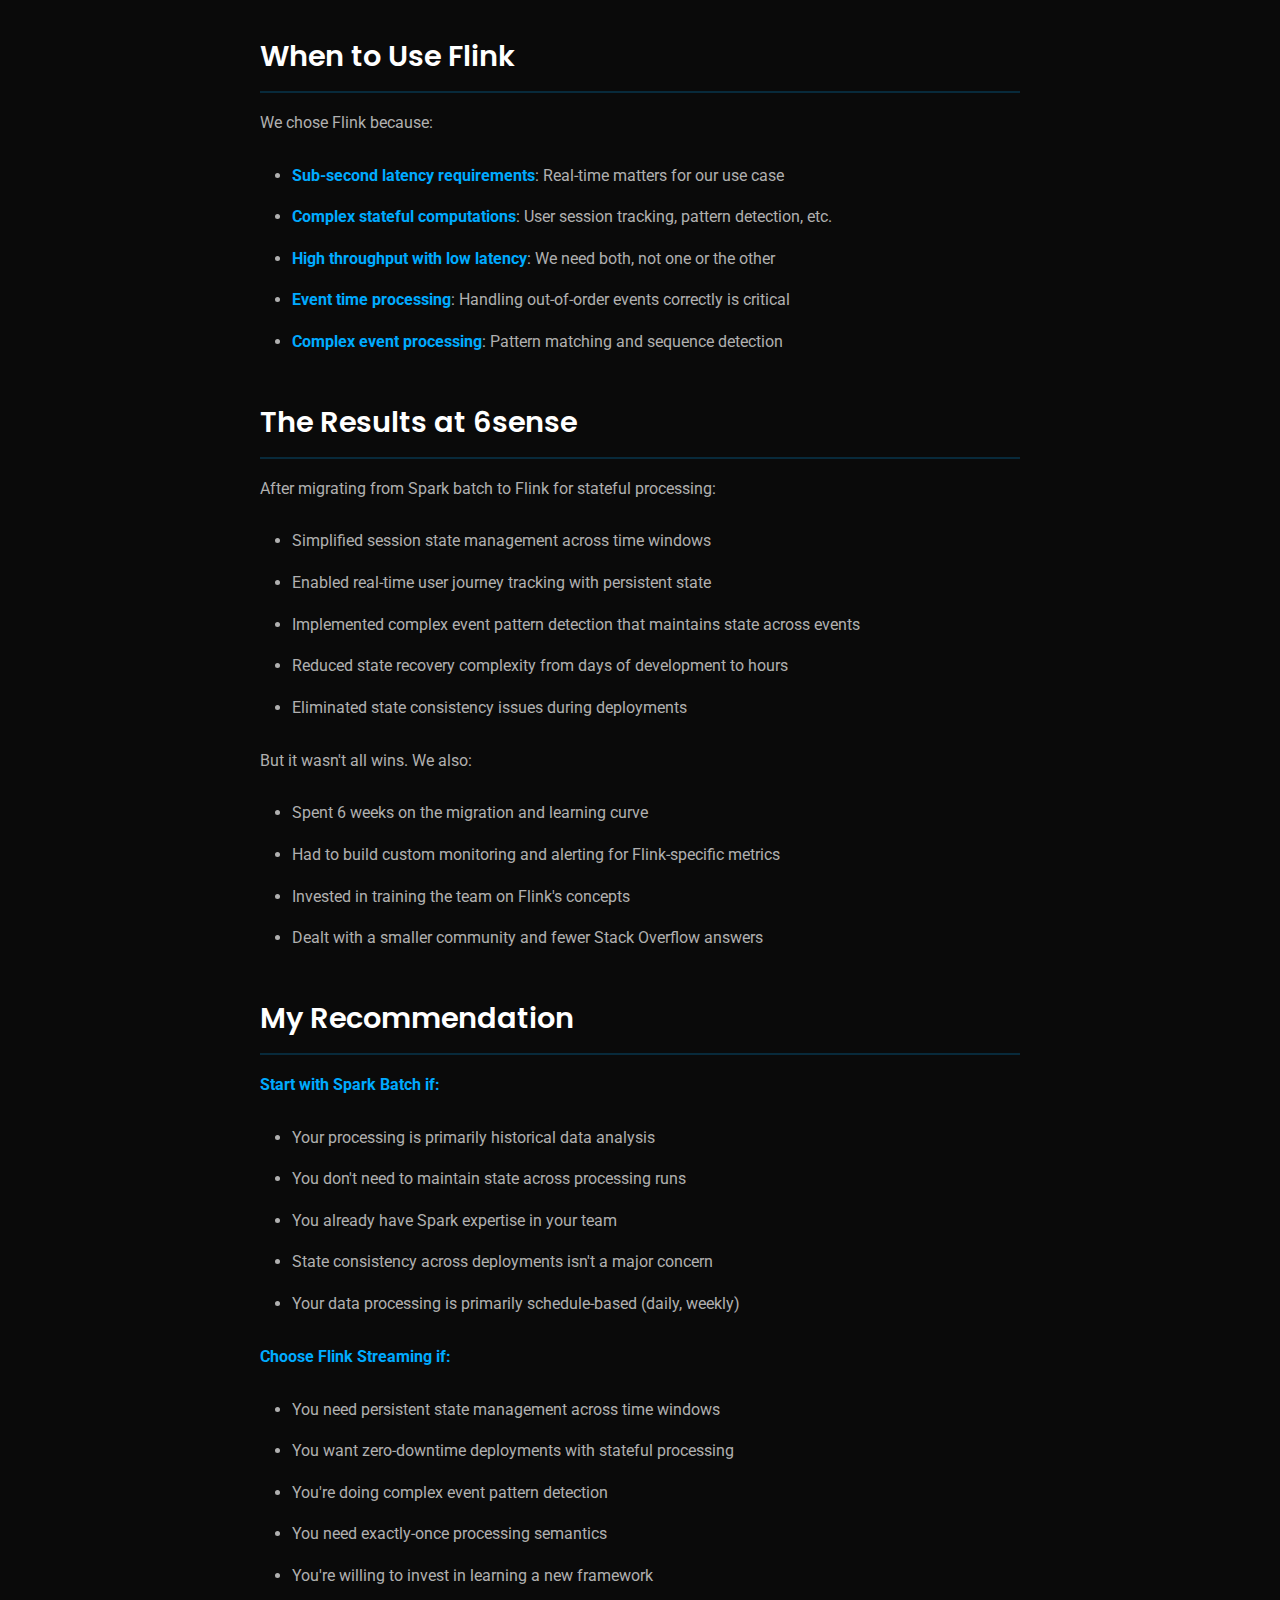
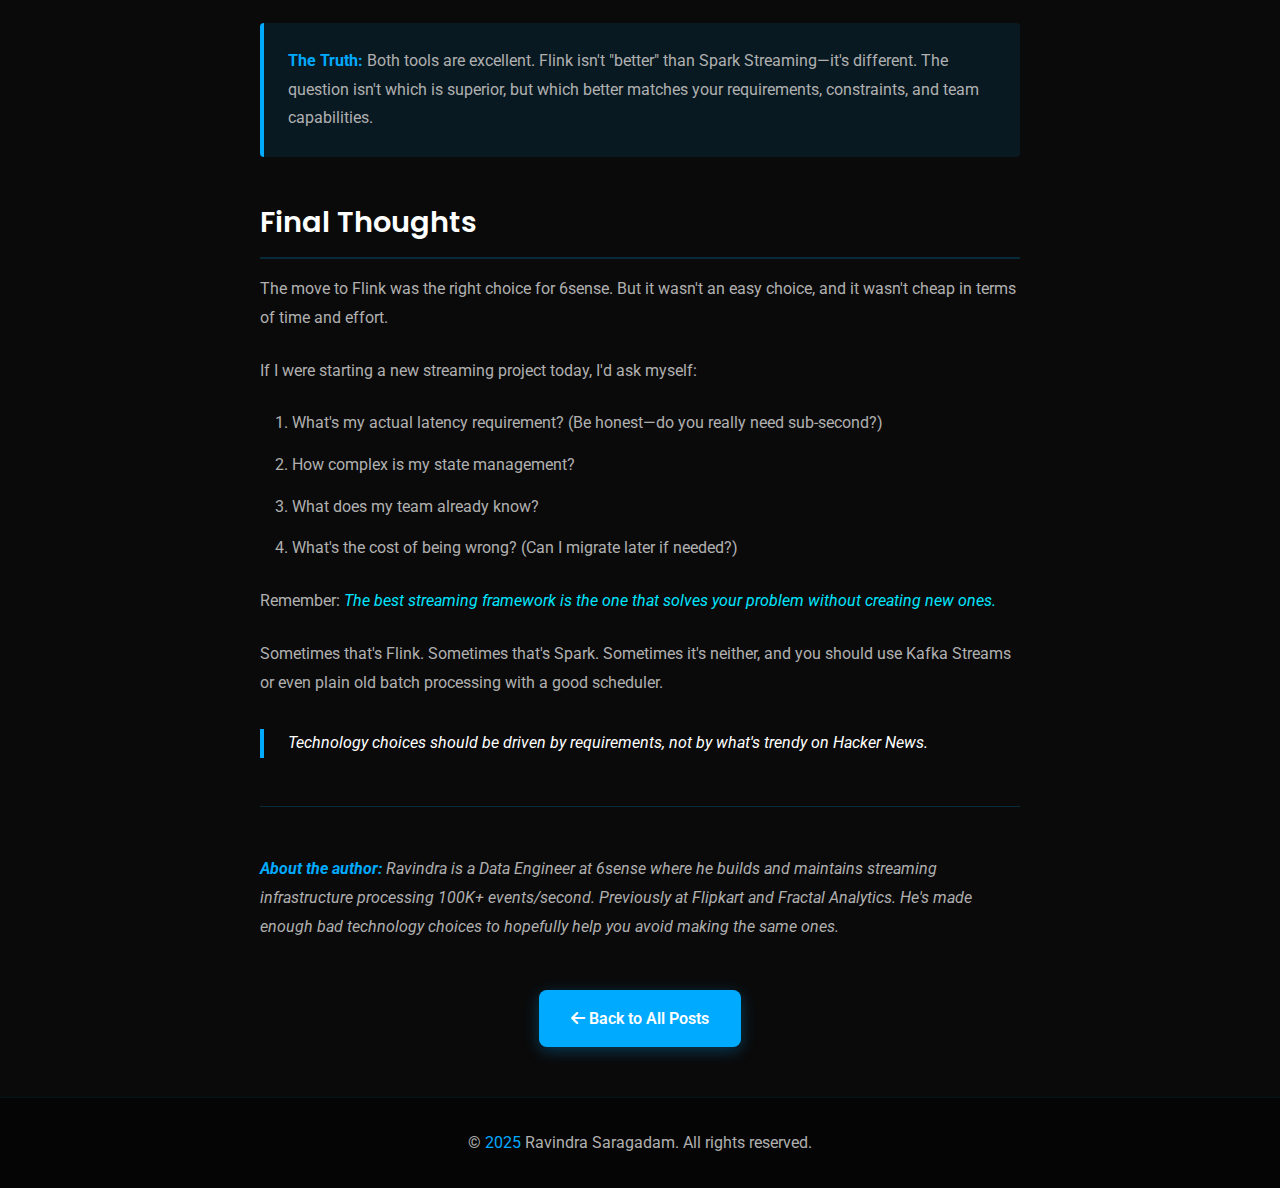
<file: blog/blog-flink-vs-spark.html>
<!DOCTYPE html>
<html lang="en">
<head>
    <meta charset="UTF-8">
    <meta name="viewport" content="width=device-width, initial-scale=1.0">
    <title>Flink vs Spark Streaming: When to Use What | Ravindra Saragadam</title>
    <meta name="description" content="Moving from Spark to Flink at 6sense taught me that real-time isn't just about speed—it's about picking the right tool.">
    <!-- Favicon -->
    <link rel="icon" type="image/x-icon" href="../assets/favicon.ico">
    <link rel="icon" type="image/png" sizes="32x32" href="../assets/favicon-32x32.png">
    <link rel="icon" type="image/png" sizes="16x16" href="../assets/favicon-16x16.png">
    <link rel="apple-touch-icon" sizes="180x180" href="../assets/apple-touch-icon.png">

    <!-- Fonts -->
    <link rel="preconnect" href="https://fonts.googleapis.com">
    <link rel="preconnect" href="https://fonts.gstatic.com" crossorigin>
    <link href="https://fonts.googleapis.com/css2?family=Poppins:wght@300;400;500;600;700&family=Roboto:wght@300;400;500;700&display=swap" rel="stylesheet">
    
    <!-- Font Awesome -->
    <link rel="stylesheet" href="https://cdnjs.cloudflare.com/ajax/libs/font-awesome/6.4.0/css/all.min.css">
    
    <!-- Styles -->
    <link rel="stylesheet" href="../styles.css">
    <style>
        .blog-post {
            max-width: 800px;
            margin: 0 auto;
            padding: 100px 20px 50px;
        }

        .blog-header {
            text-align: center;
            margin-bottom: 3rem;
        }

        .blog-back {
            display: inline-flex;
            align-items: center;
            gap: 0.5rem;
            color: var(--primary-color);
            text-decoration: none;
            margin-bottom: 2rem;
            transition: var(--transition);
        }

        .blog-back:hover {
            gap: 0.8rem;
        }

        .blog-post h1 {
            font-size: 2.5rem;
            margin-bottom: 1rem;
            line-height: 1.3;
        }

        .blog-meta {
            color: var(--text-secondary);
            display: flex;
            gap: 2rem;
            justify-content: center;
            flex-wrap: wrap;
            margin-bottom: 2rem;
        }

        .blog-meta-item {
            display: flex;
            align-items: center;
            gap: 0.5rem;
        }

        .blog-post-tags {
            display: flex;
            gap: 0.5rem;
            justify-content: center;
            flex-wrap: wrap;
        }

        .blog-content {
            line-height: 1.8;
            color: var(--text-secondary);
        }

        .blog-content h2 {
            color: var(--text-primary);
            font-size: 1.8rem;
            margin: 2.5rem 0 1rem;
            padding-bottom: 0.5rem;
            border-bottom: 2px solid rgba(0, 170, 255, 0.2);
        }

        .blog-content h3 {
            color: var(--text-primary);
            font-size: 1.4rem;
            margin: 2rem 0 1rem;
        }

        .blog-content p {
            margin-bottom: 1.5rem;
        }

        .blog-content ul, .blog-content ol {
            margin-bottom: 1.5rem;
            padding-left: 2rem;
        }

        .blog-content li {
            margin-bottom: 0.8rem;
        }

        .blog-content strong {
            color: var(--primary-color);
        }

        .blog-content em {
            color: var(--accent-color);
        }

        .blog-content blockquote {
            border-left: 4px solid var(--primary-color);
            padding-left: 1.5rem;
            margin: 2rem 0;
            font-style: italic;
            color: var(--text-primary);
        }

        .blog-content code {
            background: rgba(0, 170, 255, 0.1);
            padding: 0.2rem 0.5rem;
            border-radius: 4px;
            font-family: 'Courier New', monospace;
            color: var(--accent-color);
        }

        .highlight-box {
            background: rgba(0, 170, 255, 0.1);
            border-left: 4px solid var(--primary-color);
            padding: 1.5rem;
            margin: 2rem 0;
            border-radius: 4px;
        }

        .comparison-table {
            width: 100%;
            margin: 2rem 0;
            border-collapse: collapse;
        }

        .comparison-table th,
        .comparison-table td {
            padding: 1rem;
            border: 1px solid rgba(0, 170, 255, 0.2);
            text-align: left;
        }

        .comparison-table th {
            background: rgba(0, 170, 255, 0.2);
            color: var(--text-primary);
            font-weight: 600;
        }

        .comparison-table td {
            background: rgba(255, 255, 255, 0.03);
        }

        @media (max-width: 640px) {
            .blog-post h1 {
                font-size: 2rem;
            }
            
            .comparison-table {
                font-size: 0.9rem;
            }
        }
    </style>
</head>
<body>
    <article class="blog-post">
        <a href="../index.html#blog" class="blog-back">
            <i class="fas fa-arrow-left"></i> Back to Blog
        </a>

        <header class="blog-header">
            <h1>From Spark Batch to Flink Streaming: A Migration Story</h1>
            <div class="blog-meta">
                <span class="blog-meta-item">
                    <i class="far fa-calendar"></i>
                    January 20, 2025
                </span>
                <span class="blog-meta-item">
                    <i class="far fa-clock"></i>
                    10 min read
                </span>
                <span class="blog-meta-item">
                    <i class="far fa-user"></i>
                    Ravindra Saragadam
                </span>
            </div>
            <div class="blog-post-tags">
                <span class="tag">Flink</span>
                <span class="tag">Spark</span>
                <span class="tag">Streaming</span>
            </div>
        </header>

        <div class="blog-content">
            <p>
                When I joined 6sense in early 2022, our B2B intelligence platform was processing data using Spark batch jobs. We'd run scheduled batch transformations throughout the day, aggregating events and updating downstream systems. It worked. But we had a critical problem.
            </p>

            <p>
                <strong>Stateful data processing across batch runs was becoming increasingly complex.</strong> We needed to maintain session state, user journey tracking, and complex event patterns across multiple batch runs. Spark's approach of processing data in complete batches meant we had to implement complex state management ourselves, leading to brittle and error-prone systems.
            </p>

            <p>
                We needed a framework that could handle stateful stream processing natively, maintain state across deployments, and provide exactly-once semantics. That's when we made the switch to Apache Flink. Today, we process data with complex state management that would be nearly impossible with traditional batch processing.
            </p>

            <p>
                Here's what I learned making that transition, and how to decide which tool is right for your use case.
            </p>

            <h2>The Real Difference (It's Not What You Think)</h2>

            <p>
                Most articles will tell you "Flink is true streaming, Spark is micro-batching." That's technically true, but it misses the point. The real question is: <em>What does that difference mean for your actual use case?</em>
            </p>

            <h3>Spark Batch: The Foundation</h3>

            <p>
                Spark batch processing is powerful. You write transformations, execute them on massive datasets, and get results. Simple, reliable, battle-tested.
            </p>

            <p>
                At 6sense, we were using Spark batch for:
            </p>

            <ul>
                <li>Daily data aggregation and reporting (every 24 hours)</li>
                <li>Complex business logic that required full dataset context</li>
                <li>Historical data processing and analytics</li>
                <li>Generating insights for business intelligence dashboards</li>
            </ul>

            <p>
                It worked well for basic processing. But as our requirements evolved, pain points emerged around stateful processing.
            </p>

            <h3>The Stateful Processing Problem</h3>

            <p>
                Our biggest challenge was <strong>maintaining state across batch runs</strong>:
            </p>

            <ul>
                <li><strong>Session state management</strong>: Tracking user sessions across multiple batch runs was complex and error-prone</li>
                <li><strong>Event pattern detection</strong>: Complex event processing required maintaining state between batches</li>
                <li><strong>Data consistency</strong>: Ensuring state consistency when batch processing failed or was interrupted</li>
                <li><strong>State recovery</strong>: Rebuilding state after failures required complex checkpoint and recovery logic</li>
                <li><strong>Deployment challenges</strong>: Any code changes required careful state migration planning</li>
            </ul>

            <div class="highlight-box">
                <strong>The Breaking Point:</strong> We wanted to implement real-time user journey tracking and anomaly detection. With daily batch intervals, we'd lose critical state information. Plus, maintaining complex state across batch boundaries was becoming a maintenance nightmare. We needed a better approach for stateful processing.
            </div>

            <h2>Enter Apache Flink</h2>

            <p>
                Flink is built from the ground up for stream processing. Not batching disguised as streaming—actual event-by-event processing.
            </p>

            <h3>What Made Flink Different</h3>

            <p>
                <strong>1. True Event Time Processing</strong>
            </p>

            <p>
                Flink's event time handling is phenomenal. We could process late-arriving events correctly without complex workarounds. Watermarks gave us precise control over when to trigger computations.
            </p>

            <p>
                <strong>2. State Management</strong>
            </p>

            <p>
                Flink's state management is a game-changer. We maintain billions of state entries (tracking user sessions, intent signals, etc.) with minimal overhead. The state backend options (RocksDB for large state, heap for fast access) give you real flexibility.
            </p>

            <p>
                <strong>3. Exactly-Once Semantics</strong>
            </p>

            <p>
                Flink's two-phase commit protocol ensures exactly-once processing even across multiple sinks. No more worrying about duplicate events in downstream systems.
            </p>

            <p>
                <strong>4. Backpressure Handling</strong>
            </p>

            <p>
                When downstream systems slow down, Flink's automatic backpressure prevents data loss and reduces the need for over-provisioning.
            </p>

            <h2>The Migration Journey</h2>

            <p>
                Migrating from Spark to Flink wasn't trivial. Here's what we learned:
            </p>

            <h3>Week 1-2: Learning Curve</h3>

            <p>
                Flink's API is different. If you're coming from Spark, expect an adjustment period. The DataStream API takes a different approach than Spark's DataFrame API.
            </p>

            <p>
                <strong>Pro tip:</strong> Start with Flink's Table API if you're comfortable with SQL. It's similar to Spark SQL and easier to learn.
            </p>

            <h3>Week 3-4: State Management Strategy</h3>

            <p>
                This is where Flink shines but also where it gets complex. We had to rethink how we manage state:
            </p>

            <ul>
                <li>Which state backend to use? (We went with RocksDB for large state)</li>
                <li>How to partition state effectively?</li>
                <li>What's our checkpoint interval? (We settled on 30 seconds)</li>
                <li>How to handle state schema evolution?</li>
            </ul>

            <h3>Week 5-6: Performance Tuning</h3>

            <p>
                Flink requires different tuning than Spark:
            </p>

            <ul>
                <li><strong>Parallelism</strong>: We used 120 parallel instances for our main jobs</li>
                <li><strong>Network buffers</strong>: Increased to handle high throughput</li>
                <li><strong>Managed memory</strong>: Tuned for RocksDB state backend</li>
                <li><strong>Checkpointing</strong>: Found the sweet spot between frequency and overhead</li>
            </ul>

            <h2>Real-World Comparison</h2>

            <table class="comparison-table">
                <tr>
                    <th>Aspect</th>
                    <th>Apache Flink</th>
                    <th>Spark Streaming</th>
                </tr>
                <tr>
                    <td>Processing Model</td>
                    <td>True streaming (event-by-event)</td>
                    <td>Micro-batching</td>
                </tr>
                <tr>
                    <td>Latency</td>
                    <td>Milliseconds</td>
                    <td>Seconds</td>
                </tr>
                <tr>
                    <td>State Management</td>
                    <td>Excellent (built-in RocksDB)</td>
                    <td>Good (but can be expensive)</td>
                </tr>
                <tr>
                    <td>Learning Curve</td>
                    <td>Steeper</td>
                    <td>Gentler (if you know Spark)</td>
                </tr>
                <tr>
                    <td>Ecosystem</td>
                    <td>Growing but smaller</td>
                    <td>Massive (entire Spark ecosystem)</td>
                </tr>
                <tr>
                    <td>Exactly-Once</td>
                    <td>Native support</td>
                    <td>Requires careful setup</td>
                </tr>
                <tr>
                    <td>Complex Event Processing</td>
                    <td>Excellent (CEP library)</td>
                    <td>Possible but harder</td>
                </tr>
            </table>

            <h2>When to Use Spark Streaming</h2>

            <p>
                Don't get me wrong—Spark Streaming is still an excellent choice for many scenarios:
            </p>

            <ul>
                <li><strong>Your latency SLA is 5+ seconds</strong>: No need for the complexity of Flink</li>
                <li><strong>You already use Spark for batch</strong>: Code reuse and unified architecture are valuable</li>
                <li><strong>Simple transformations and aggregations</strong>: Spark's SQL-like API makes this easy</li>
                <li><strong>Team expertise</strong>: If your team knows Spark well, the productivity gain matters</li>
                <li><strong>Integration requirements</strong>: Spark's ecosystem is bigger—more connectors, more libraries</li>
            </ul>

            <h2>When to Use Flink</h2>

            <p>
                We chose Flink because:
            </p>

            <ul>
                <li><strong>Sub-second latency requirements</strong>: Real-time matters for our use case</li>
                <li><strong>Complex stateful computations</strong>: User session tracking, pattern detection, etc.</li>
                <li><strong>High throughput with low latency</strong>: We need both, not one or the other</li>
                <li><strong>Event time processing</strong>: Handling out-of-order events correctly is critical</li>
                <li><strong>Complex event processing</strong>: Pattern matching and sequence detection</li>
            </ul>

            <h2>The Results at 6sense</h2>

            <p>
                After migrating from Spark batch to Flink for stateful processing:
            </p>

            <ul>
                <li>Simplified session state management across time windows</li>
                <li>Enabled real-time user journey tracking with persistent state</li>
                <li>Implemented complex event pattern detection that maintains state across events</li>
                <li>Reduced state recovery complexity from days of development to hours</li>
                <li>Eliminated state consistency issues during deployments</li>
            </ul>

            <p>
                But it wasn't all wins. We also:
            </p>

            <ul>
                <li>Spent 6 weeks on the migration and learning curve</li>
                <li>Had to build custom monitoring and alerting for Flink-specific metrics</li>
                <li>Invested in training the team on Flink's concepts</li>
                <li>Dealt with a smaller community and fewer Stack Overflow answers</li>
            </ul>

            <h2>My Recommendation</h2>

            <p>
                <strong>Start with Spark Batch if:</strong>
            </p>

            <ul>
                <li>Your processing is primarily historical data analysis</li>
                <li>You don't need to maintain state across processing runs</li>
                <li>You already have Spark expertise in your team</li>
                <li>State consistency across deployments isn't a major concern</li>
                <li>Your data processing is primarily schedule-based (daily, weekly)</li>
            </ul>

            <p>
                <strong>Choose Flink Streaming if:</strong>
            </p>

            <ul>
                <li>You need persistent state management across time windows</li>
                <li>You want zero-downtime deployments with stateful processing</li>
                <li>You're doing complex event pattern detection</li>
                <li>You need exactly-once processing semantics</li>
                <li>You're willing to invest in learning a new framework</li>
            </ul>

            <div class="highlight-box">
                <strong>The Truth:</strong> Both tools are excellent. Flink isn't "better" than Spark Streaming—it's different. The question isn't which is superior, but which better matches your requirements, constraints, and team capabilities.
            </div>

            <h2>Final Thoughts</h2>

            <p>
                The move to Flink was the right choice for 6sense. But it wasn't an easy choice, and it wasn't cheap in terms of time and effort.
            </p>

            <p>
                If I were starting a new streaming project today, I'd ask myself:
            </p>

            <ol>
                <li>What's my actual latency requirement? (Be honest—do you really need sub-second?)</li>
                <li>How complex is my state management?</li>
                <li>What does my team already know?</li>
                <li>What's the cost of being wrong? (Can I migrate later if needed?)</li>
            </ol>

            <p>
                Remember: <em>The best streaming framework is the one that solves your problem without creating new ones.</em>
            </p>

            <p>
                Sometimes that's Flink. Sometimes that's Spark. Sometimes it's neither, and you should use Kafka Streams or even plain old batch processing with a good scheduler.
            </p>

            <blockquote>
                Technology choices should be driven by requirements, not by what's trendy on Hacker News.
            </blockquote>

            <hr style="border: 0; border-top: 1px solid rgba(0, 170, 255, 0.2); margin: 3rem 0;">

            <p style="font-style: italic; color: var(--text-secondary);">
                <strong>About the author:</strong> Ravindra is a Data Engineer at 6sense where he builds and maintains streaming infrastructure processing 100K+ events/second. Previously at Flipkart and Fractal Analytics. He's made enough bad technology choices to hopefully help you avoid making the same ones.
            </p>
        </div>

        <div style="text-align: center; margin-top: 3rem;">
            <a href="../index.html#blog" class="btn btn-primary">
                <i class="fas fa-arrow-left"></i> Back to All Posts
            </a>
        </div>
    </article>

    <footer class="footer">
        <div class="container">
            <p>&copy; <span class="year">2025</span> Ravindra Saragadam. All rights reserved.</p>
        </div>
    </footer>
</body>
</html>
</file>
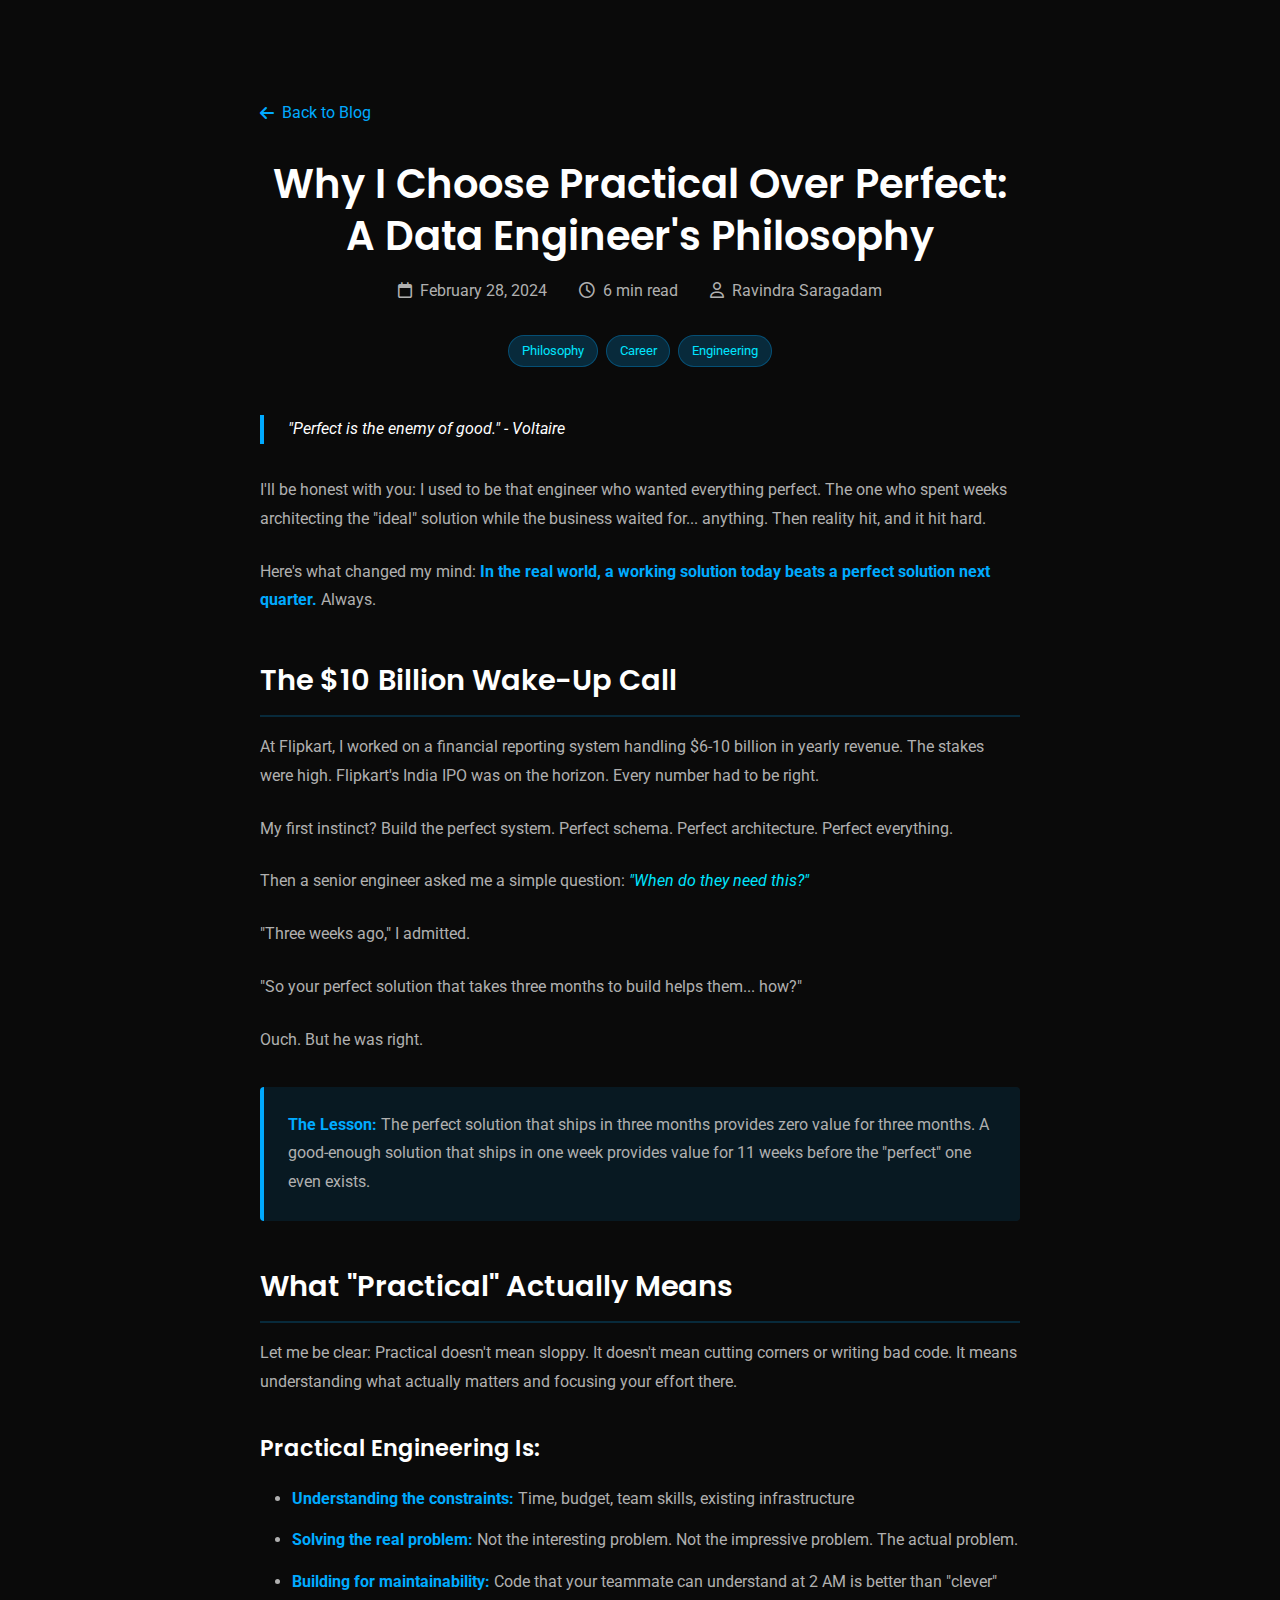
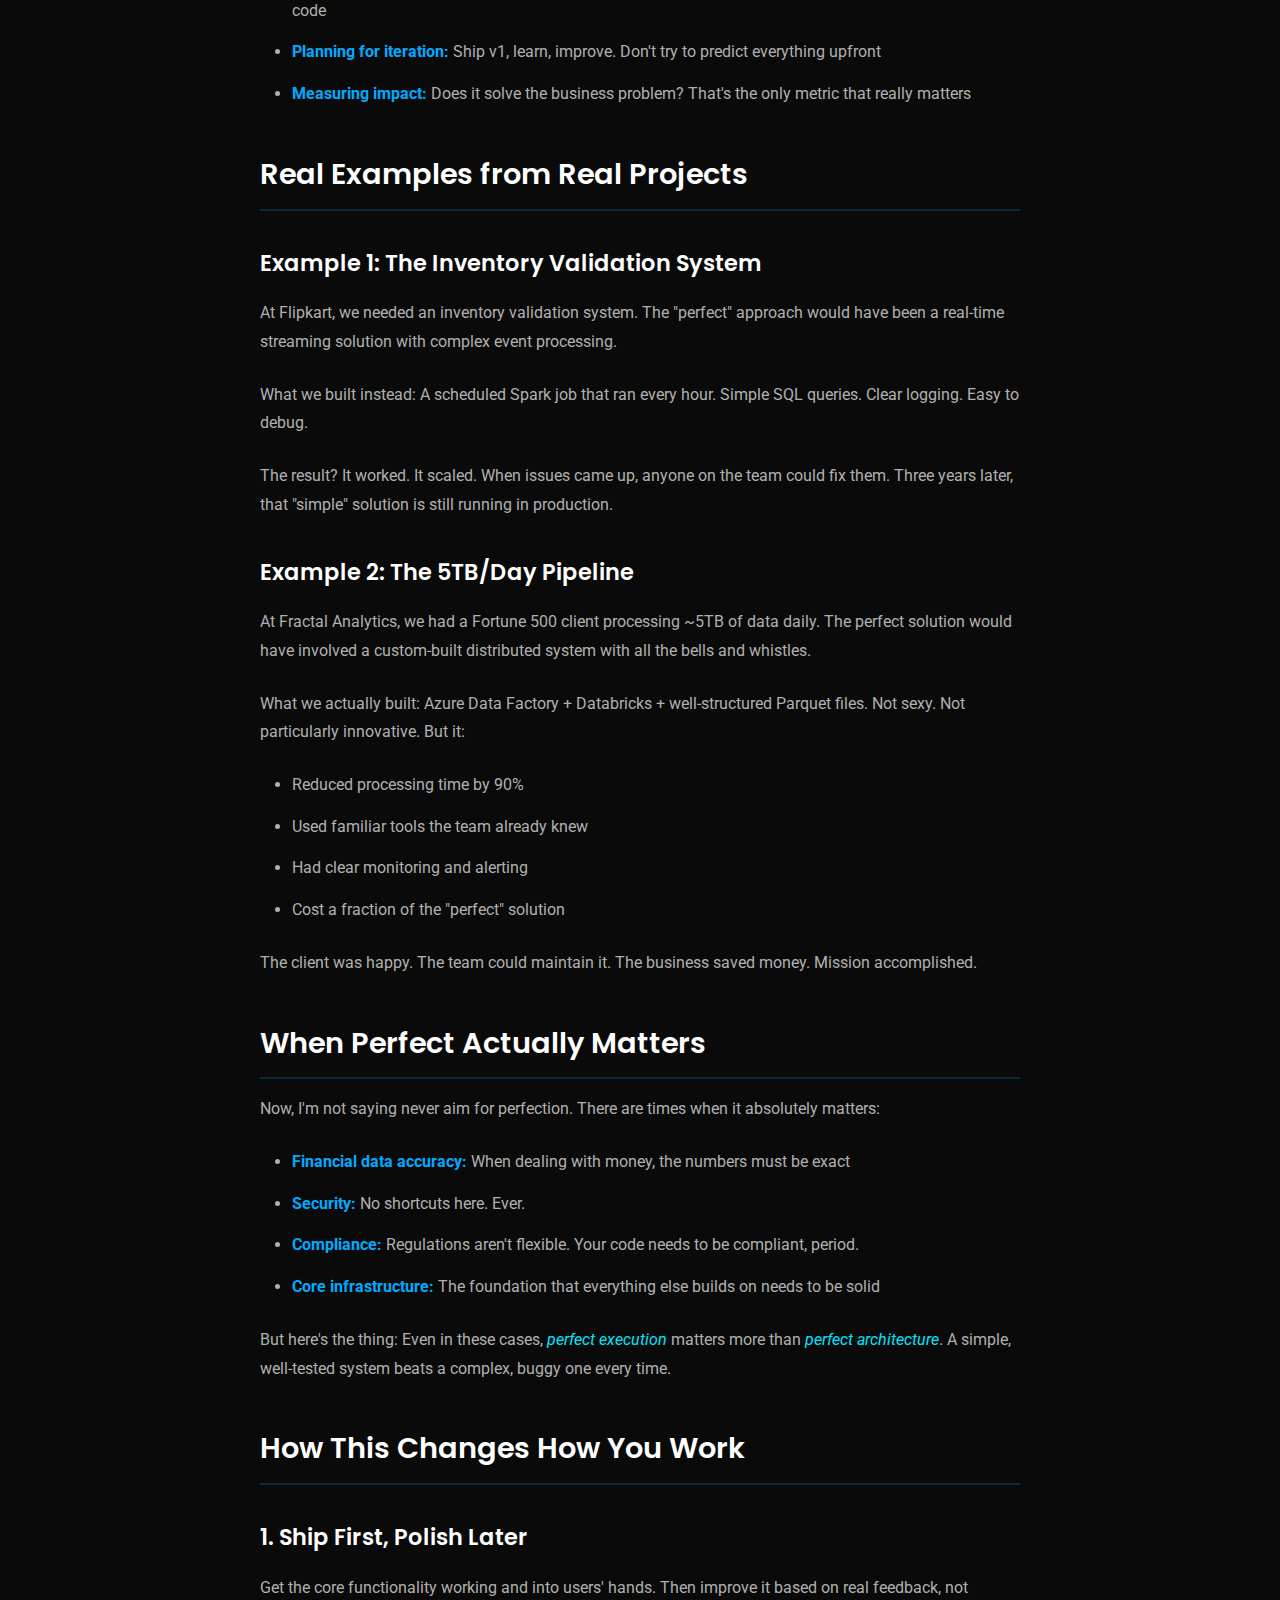
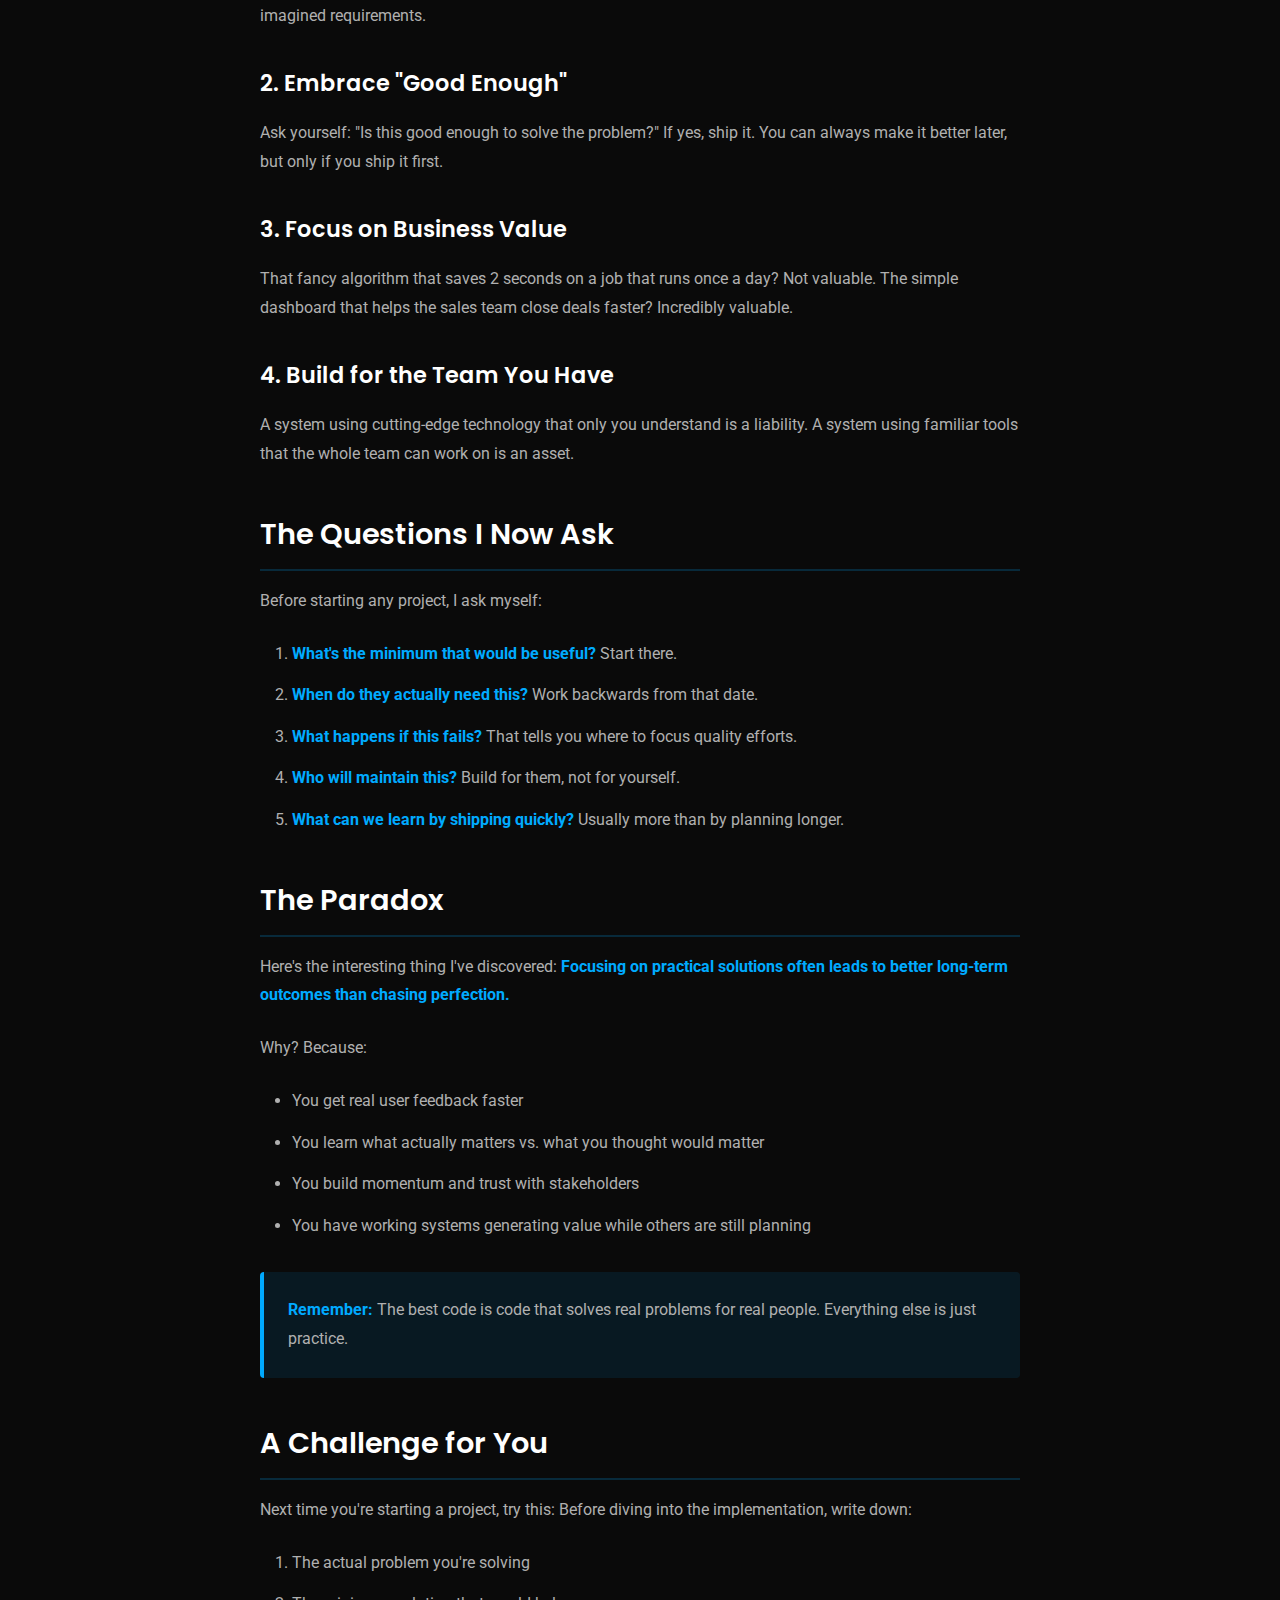
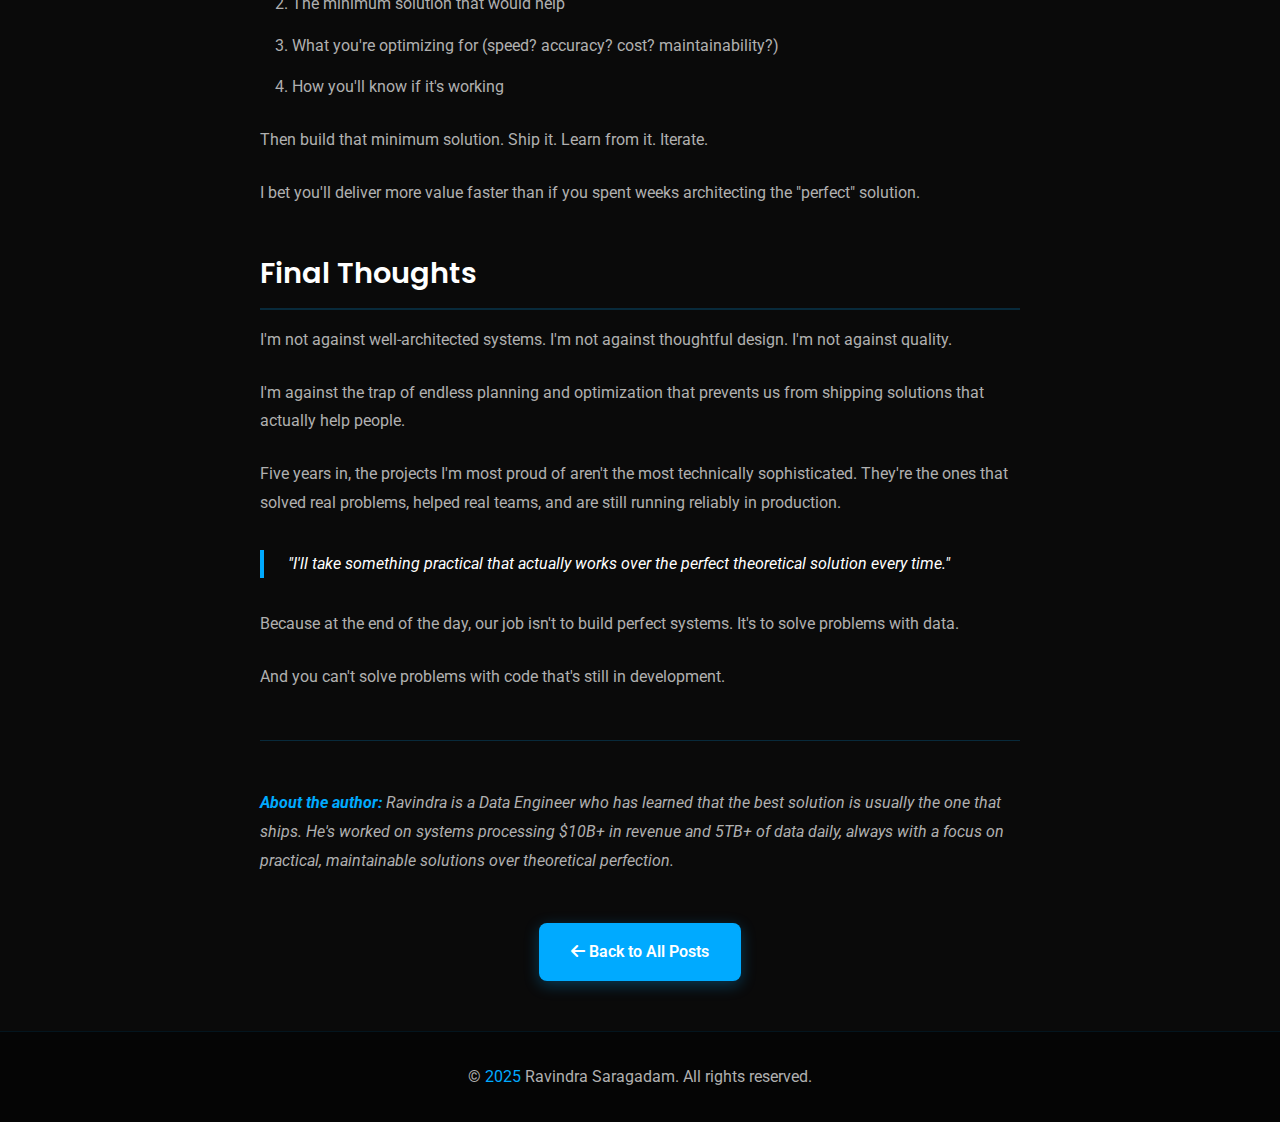
<file: blog/blog-practical-over-perfect.html>
<!DOCTYPE html>
<html lang="en">
<head>
    <meta charset="UTF-8">
    <meta name="viewport" content="width=device-width, initial-scale=1.0">
    <title>Why I Choose Practical Over Perfect: A Data Engineer's Philosophy | Ravindra Saragadam</title>
    <meta name="description" content="In the real world, a working solution today beats a perfect solution next quarter.">
    
    <!-- Fonts -->
    <link rel="preconnect" href="https://fonts.googleapis.com">
    <link rel="preconnect" href="https://fonts.gstatic.com" crossorigin>
    <link href="https://fonts.googleapis.com/css2?family=Poppins:wght@300;400;500;600;700&family=Roboto:wght@300;400;500;700&display=swap" rel="stylesheet">
    
    <!-- Font Awesome -->
    <link rel="stylesheet" href="https://cdnjs.cloudflare.com/ajax/libs/font-awesome/6.4.0/css/all.min.css">
    
    <!-- Styles -->
    <link rel="stylesheet" href="../styles.css">
    <style>
        .blog-post {
            max-width: 800px;
            margin: 0 auto;
            padding: 100px 20px 50px;
        }

        .blog-header {
            text-align: center;
            margin-bottom: 3rem;
        }

        .blog-back {
            display: inline-flex;
            align-items: center;
            gap: 0.5rem;
            color: var(--primary-color);
            text-decoration: none;
            margin-bottom: 2rem;
            transition: var(--transition);
        }

        .blog-back:hover {
            gap: 0.8rem;
        }

        .blog-post h1 {
            font-size: 2.5rem;
            margin-bottom: 1rem;
            line-height: 1.3;
        }

        .blog-meta {
            color: var(--text-secondary);
            display: flex;
            gap: 2rem;
            justify-content: center;
            flex-wrap: wrap;
            margin-bottom: 2rem;
        }

        .blog-meta-item {
            display: flex;
            align-items: center;
            gap: 0.5rem;
        }

        .blog-post-tags {
            display: flex;
            gap: 0.5rem;
            justify-content: center;
            flex-wrap: wrap;
        }

        .blog-content {
            line-height: 1.8;
            color: var(--text-secondary);
        }

        .blog-content h2 {
            color: var(--text-primary);
            font-size: 1.8rem;
            margin: 2.5rem 0 1rem;
            padding-bottom: 0.5rem;
            border-bottom: 2px solid rgba(0, 170, 255, 0.2);
        }

        .blog-content h3 {
            color: var(--text-primary);
            font-size: 1.4rem;
            margin: 2rem 0 1rem;
        }

        .blog-content p {
            margin-bottom: 1.5rem;
        }

        .blog-content ul, .blog-content ol {
            margin-bottom: 1.5rem;
            padding-left: 2rem;
        }

        .blog-content li {
            margin-bottom: 0.8rem;
        }

        .blog-content strong {
            color: var(--primary-color);
        }

        .blog-content em {
            color: var(--accent-color);
        }

        .blog-content blockquote {
            border-left: 4px solid var(--primary-color);
            padding-left: 1.5rem;
            margin: 2rem 0;
            font-style: italic;
            color: var(--text-primary);
        }

        .blog-content code {
            background: rgba(0, 170, 255, 0.1);
            padding: 0.2rem 0.5rem;
            border-radius: 4px;
            font-family: 'Courier New', monospace;
            color: var(--accent-color);
        }

        .highlight-box {
            background: rgba(0, 170, 255, 0.1);
            border-left: 4px solid var(--primary-color);
            padding: 1.5rem;
            margin: 2rem 0;
            border-radius: 4px;
        }

        @media (max-width: 640px) {
            .blog-post h1 {
                font-size: 2rem;
            }
        }
    </style>
</head>
<body>
    <article class="blog-post">
        <a href="../index.html#blog" class="blog-back">
            <i class="fas fa-arrow-left"></i> Back to Blog
        </a>

        <header class="blog-header">
            <h1>Why I Choose Practical Over Perfect: A Data Engineer's Philosophy</h1>
            <div class="blog-meta">
                <span class="blog-meta-item">
                    <i class="far fa-calendar"></i>
                    February 28, 2024
                </span>
                <span class="blog-meta-item">
                    <i class="far fa-clock"></i>
                    6 min read
                </span>
                <span class="blog-meta-item">
                    <i class="far fa-user"></i>
                    Ravindra Saragadam
                </span>
            </div>
            <div class="blog-post-tags">
                <span class="tag">Philosophy</span>
                <span class="tag">Career</span>
                <span class="tag">Engineering</span>
            </div>
        </header>

        <div class="blog-content">
            <blockquote>
                "Perfect is the enemy of good." - Voltaire
            </blockquote>

            <p>
                I'll be honest with you: I used to be that engineer who wanted everything perfect. The one who spent weeks architecting the "ideal" solution while the business waited for... anything. Then reality hit, and it hit hard.
            </p>

            <p>
                Here's what changed my mind: <strong>In the real world, a working solution today beats a perfect solution next quarter.</strong> Always.
            </p>

            <h2>The $10 Billion Wake-Up Call</h2>

            <p>
                At Flipkart, I worked on a financial reporting system handling $6-10 billion in yearly revenue. The stakes were high. Flipkart's India IPO was on the horizon. Every number had to be right.
            </p>

            <p>
                My first instinct? Build the perfect system. Perfect schema. Perfect architecture. Perfect everything.
            </p>

            <p>
                Then a senior engineer asked me a simple question: <em>"When do they need this?"</em>
            </p>

            <p>
                "Three weeks ago," I admitted.
            </p>

            <p>
                "So your perfect solution that takes three months to build helps them... how?"
            </p>

            <p>
                Ouch. But he was right.
            </p>

            <div class="highlight-box">
                <strong>The Lesson:</strong> The perfect solution that ships in three months provides zero value for three months. A good-enough solution that ships in one week provides value for 11 weeks before the "perfect" one even exists.
            </div>

            <h2>What "Practical" Actually Means</h2>

            <p>
                Let me be clear: Practical doesn't mean sloppy. It doesn't mean cutting corners or writing bad code. It means understanding what actually matters and focusing your effort there.
            </p>

            <h3>Practical Engineering Is:</h3>

            <ul>
                <li><strong>Understanding the constraints:</strong> Time, budget, team skills, existing infrastructure</li>
                <li><strong>Solving the real problem:</strong> Not the interesting problem. Not the impressive problem. The actual problem.</li>
                <li><strong>Building for maintainability:</strong> Code that your teammate can understand at 2 AM is better than "clever" code</li>
                <li><strong>Planning for iteration:</strong> Ship v1, learn, improve. Don't try to predict everything upfront</li>
                <li><strong>Measuring impact:</strong> Does it solve the business problem? That's the only metric that really matters</li>
            </ul>

            <h2>Real Examples from Real Projects</h2>

            <h3>Example 1: The Inventory Validation System</h3>

            <p>
                At Flipkart, we needed an inventory validation system. The "perfect" approach would have been a real-time streaming solution with complex event processing.
            </p>

            <p>
                What we built instead: A scheduled Spark job that ran every hour. Simple SQL queries. Clear logging. Easy to debug.
            </p>

            <p>
                The result? It worked. It scaled. When issues came up, anyone on the team could fix them. Three years later, that "simple" solution is still running in production.
            </p>

            <h3>Example 2: The 5TB/Day Pipeline</h3>

            <p>
                At Fractal Analytics, we had a Fortune 500 client processing ~5TB of data daily. The perfect solution would have involved a custom-built distributed system with all the bells and whistles.
            </p>

            <p>
                What we actually built: Azure Data Factory + Databricks + well-structured Parquet files. Not sexy. Not particularly innovative. But it:
            </p>

            <ul>
                <li>Reduced processing time by 90%</li>
                <li>Used familiar tools the team already knew</li>
                <li>Had clear monitoring and alerting</li>
                <li>Cost a fraction of the "perfect" solution</li>
            </ul>

            <p>
                The client was happy. The team could maintain it. The business saved money. Mission accomplished.
            </p>

            <h2>When Perfect Actually Matters</h2>

            <p>
                Now, I'm not saying never aim for perfection. There are times when it absolutely matters:
            </p>

            <ul>
                <li><strong>Financial data accuracy:</strong> When dealing with money, the numbers must be exact</li>
                <li><strong>Security:</strong> No shortcuts here. Ever.</li>
                <li><strong>Compliance:</strong> Regulations aren't flexible. Your code needs to be compliant, period.</li>
                <li><strong>Core infrastructure:</strong> The foundation that everything else builds on needs to be solid</li>
            </ul>

            <p>
                But here's the thing: Even in these cases, <em>perfect execution</em> matters more than <em>perfect architecture</em>. A simple, well-tested system beats a complex, buggy one every time.
            </p>

            <h2>How This Changes How You Work</h2>

            <h3>1. Ship First, Polish Later</h3>

            <p>
                Get the core functionality working and into users' hands. Then improve it based on real feedback, not imagined requirements.
            </p>

            <h3>2. Embrace "Good Enough"</h3>

            <p>
                Ask yourself: "Is this good enough to solve the problem?" If yes, ship it. You can always make it better later, but only if you ship it first.
            </p>

            <h3>3. Focus on Business Value</h3>

            <p>
                That fancy algorithm that saves 2 seconds on a job that runs once a day? Not valuable. The simple dashboard that helps the sales team close deals faster? Incredibly valuable.
            </p>

            <h3>4. Build for the Team You Have</h3>

            <p>
                A system using cutting-edge technology that only you understand is a liability. A system using familiar tools that the whole team can work on is an asset.
            </p>

            <h2>The Questions I Now Ask</h2>

            <p>
                Before starting any project, I ask myself:
            </p>

            <ol>
                <li><strong>What's the minimum that would be useful?</strong> Start there.</li>
                <li><strong>When do they actually need this?</strong> Work backwards from that date.</li>
                <li><strong>What happens if this fails?</strong> That tells you where to focus quality efforts.</li>
                <li><strong>Who will maintain this?</strong> Build for them, not for yourself.</li>
                <li><strong>What can we learn by shipping quickly?</strong> Usually more than by planning longer.</li>
            </ol>

            <h2>The Paradox</h2>

            <p>
                Here's the interesting thing I've discovered: <strong>Focusing on practical solutions often leads to better long-term outcomes than chasing perfection.</strong>
            </p>

            <p>
                Why? Because:
            </p>

            <ul>
                <li>You get real user feedback faster</li>
                <li>You learn what actually matters vs. what you thought would matter</li>
                <li>You build momentum and trust with stakeholders</li>
                <li>You have working systems generating value while others are still planning</li>
            </ul>

            <div class="highlight-box">
                <strong>Remember:</strong> The best code is code that solves real problems for real people. Everything else is just practice.
            </div>

            <h2>A Challenge for You</h2>

            <p>
                Next time you're starting a project, try this: Before diving into the implementation, write down:
            </p>

            <ol>
                <li>The actual problem you're solving</li>
                <li>The minimum solution that would help</li>
                <li>What you're optimizing for (speed? accuracy? cost? maintainability?)</li>
                <li>How you'll know if it's working</li>
            </ol>

            <p>
                Then build that minimum solution. Ship it. Learn from it. Iterate.
            </p>

            <p>
                I bet you'll deliver more value faster than if you spent weeks architecting the "perfect" solution.
            </p>

            <h2>Final Thoughts</h2>

            <p>
                I'm not against well-architected systems. I'm not against thoughtful design. I'm not against quality.
            </p>

            <p>
                I'm against the trap of endless planning and optimization that prevents us from shipping solutions that actually help people.
            </p>

            <p>
                Five years in, the projects I'm most proud of aren't the most technically sophisticated. They're the ones that solved real problems, helped real teams, and are still running reliably in production.
            </p>

            <blockquote>
                "I'll take something practical that actually works over the perfect theoretical solution every time."
            </blockquote>

            <p>
                Because at the end of the day, our job isn't to build perfect systems. It's to solve problems with data.
            </p>

            <p>
                And you can't solve problems with code that's still in development.
            </p>

            <hr style="border: 0; border-top: 1px solid rgba(0, 170, 255, 0.2); margin: 3rem 0;">

            <p style="font-style: italic; color: var(--text-secondary);">
                <strong>About the author:</strong> Ravindra is a Data Engineer who has learned that the best solution is usually the one that ships. He's worked on systems processing $10B+ in revenue and 5TB+ of data daily, always with a focus on practical, maintainable solutions over theoretical perfection.
            </p>
        </div>

        <div style="text-align: center; margin-top: 3rem;">
            <a href="../index.html#blog" class="btn btn-primary">
                <i class="fas fa-arrow-left"></i> Back to All Posts
            </a>
        </div>
    </article>

    <footer class="footer">
        <div class="container">
            <p>&copy; <span class="year">2025</span> Ravindra Saragadam. All rights reserved.</p>
        </div>
    </footer>
</body>
</html>
</file>
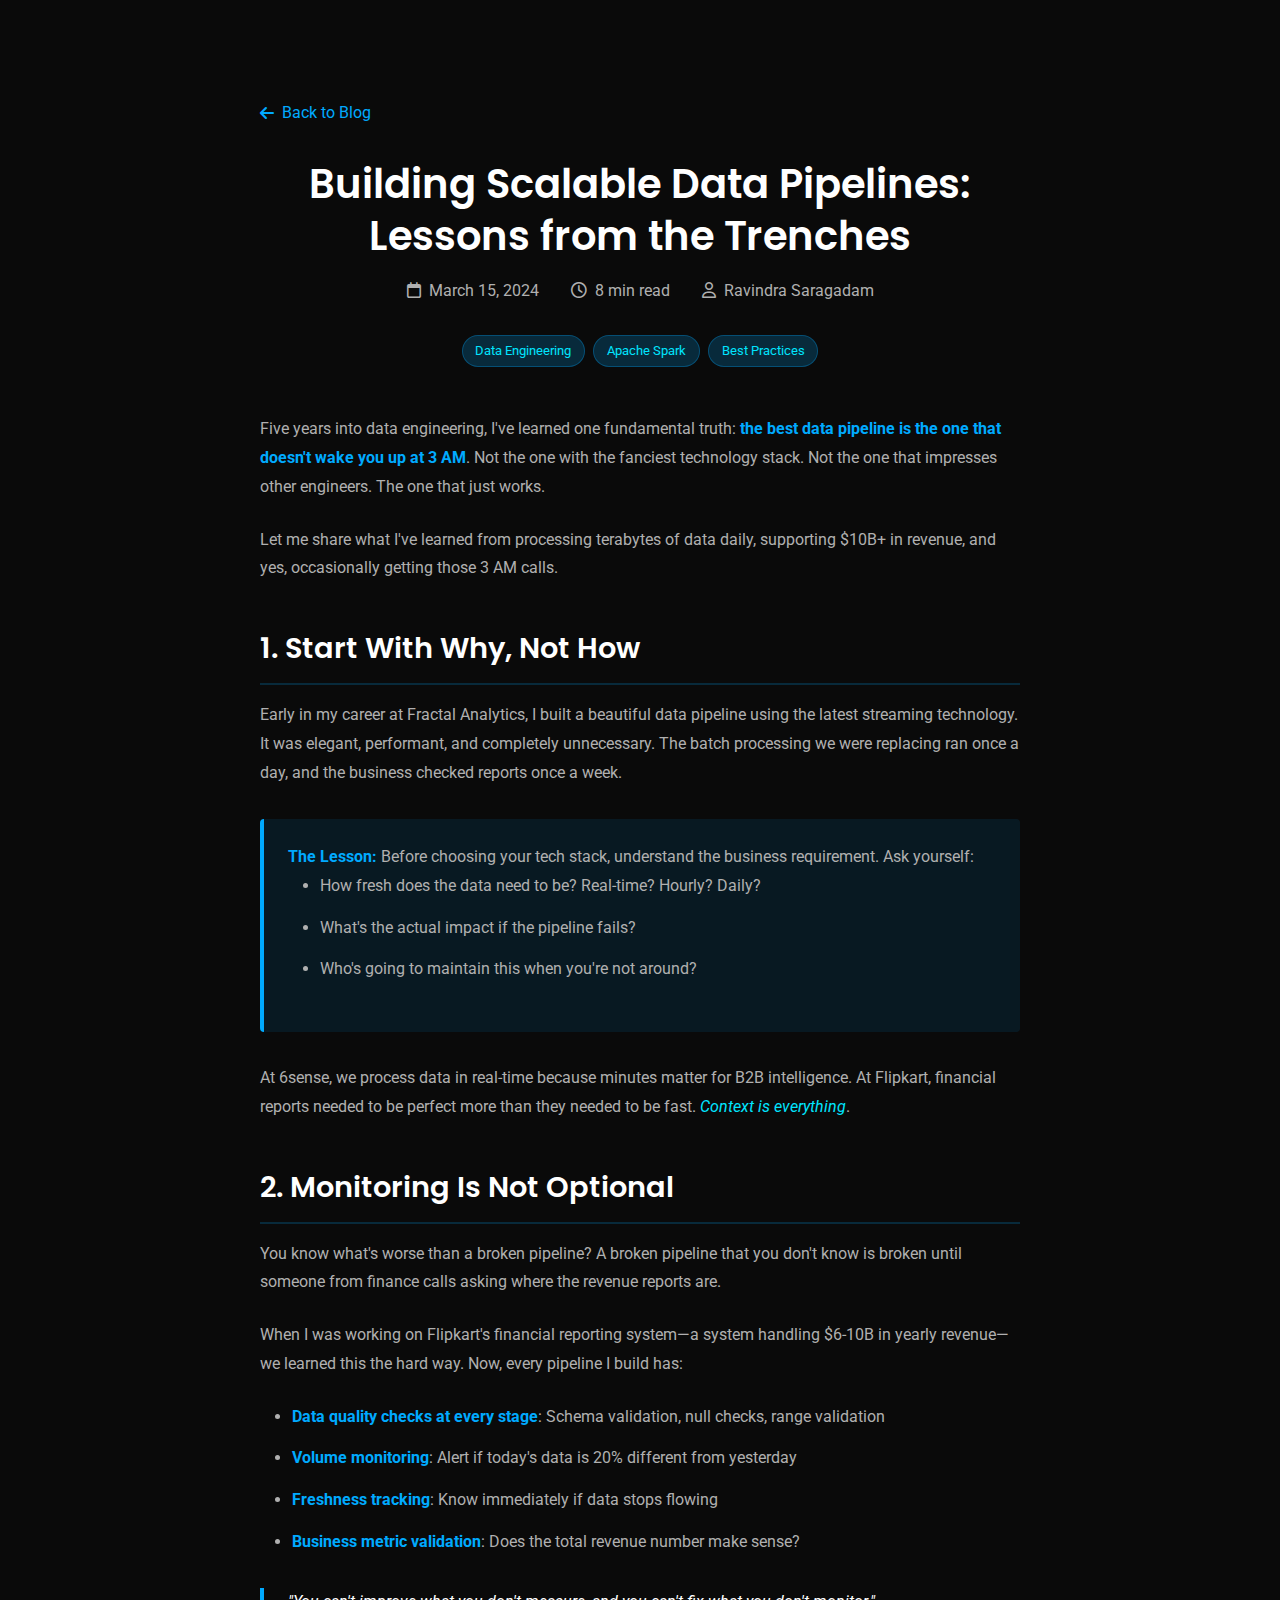
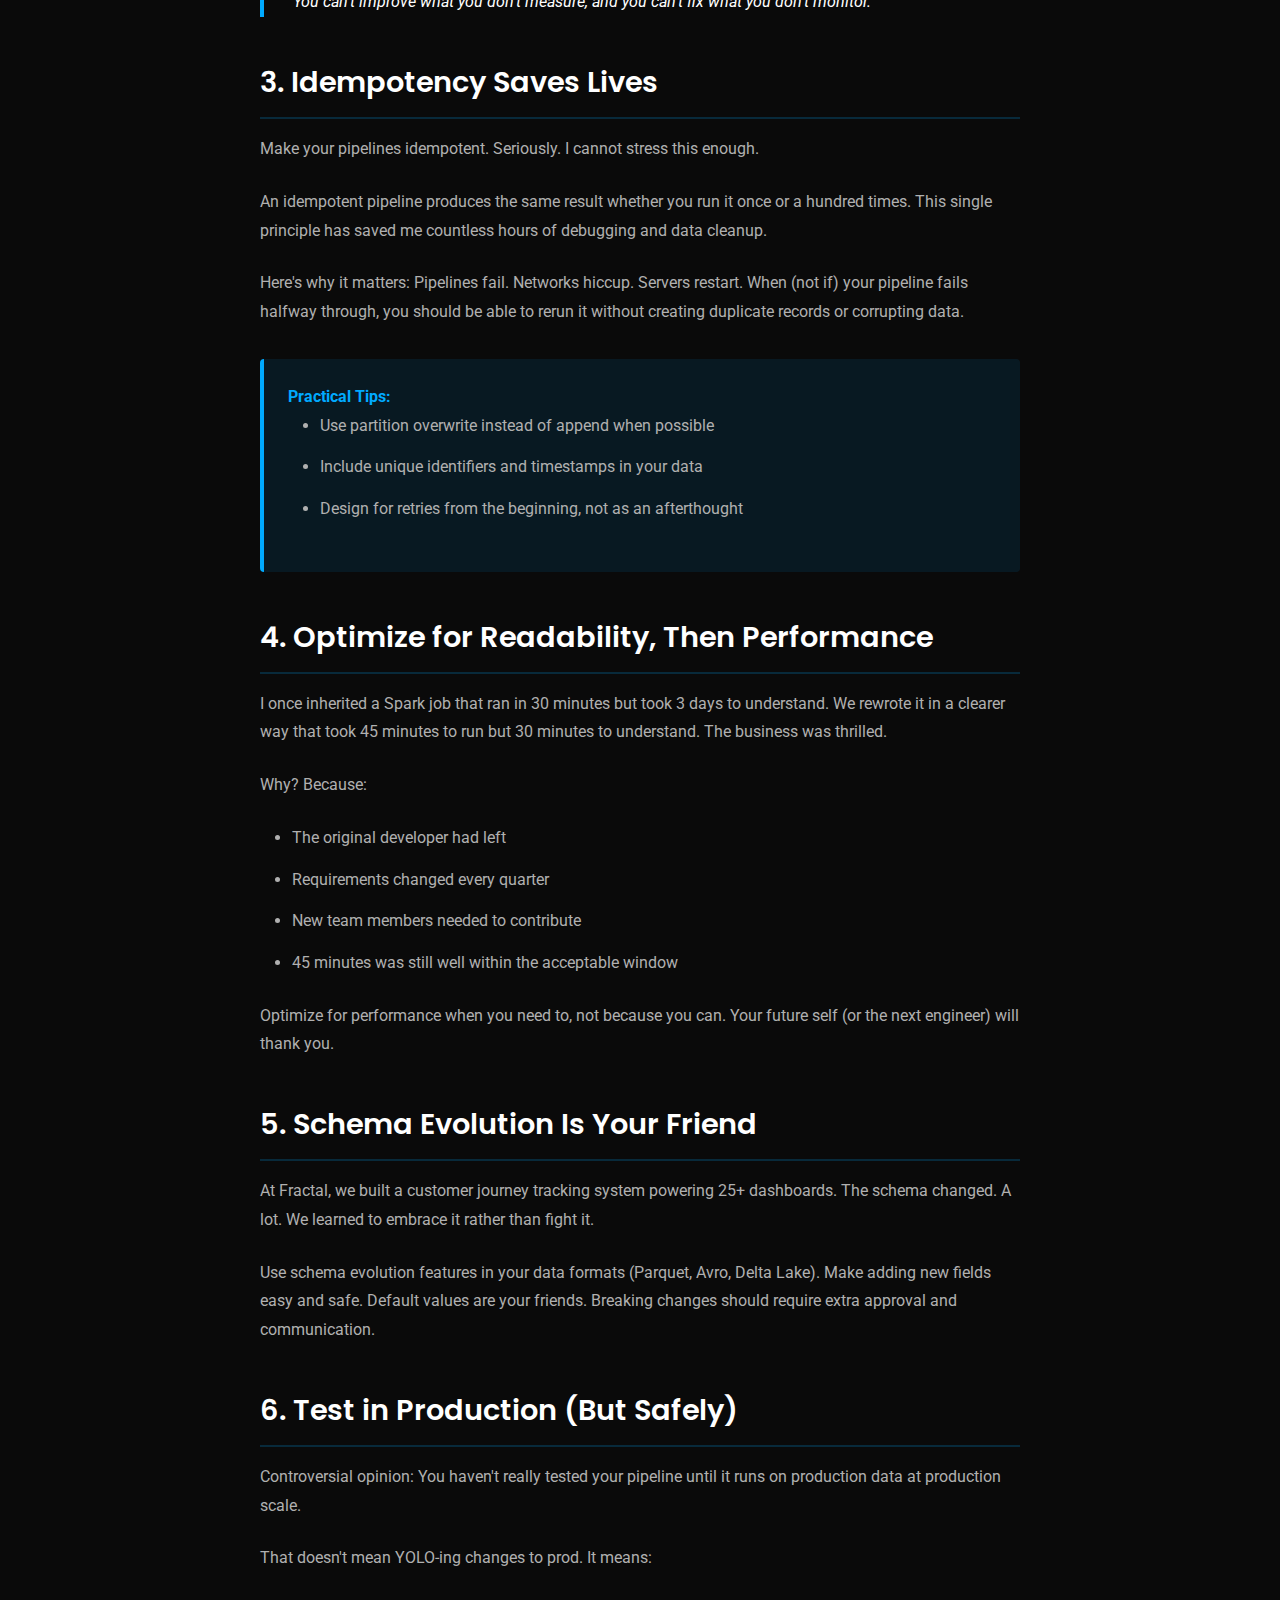
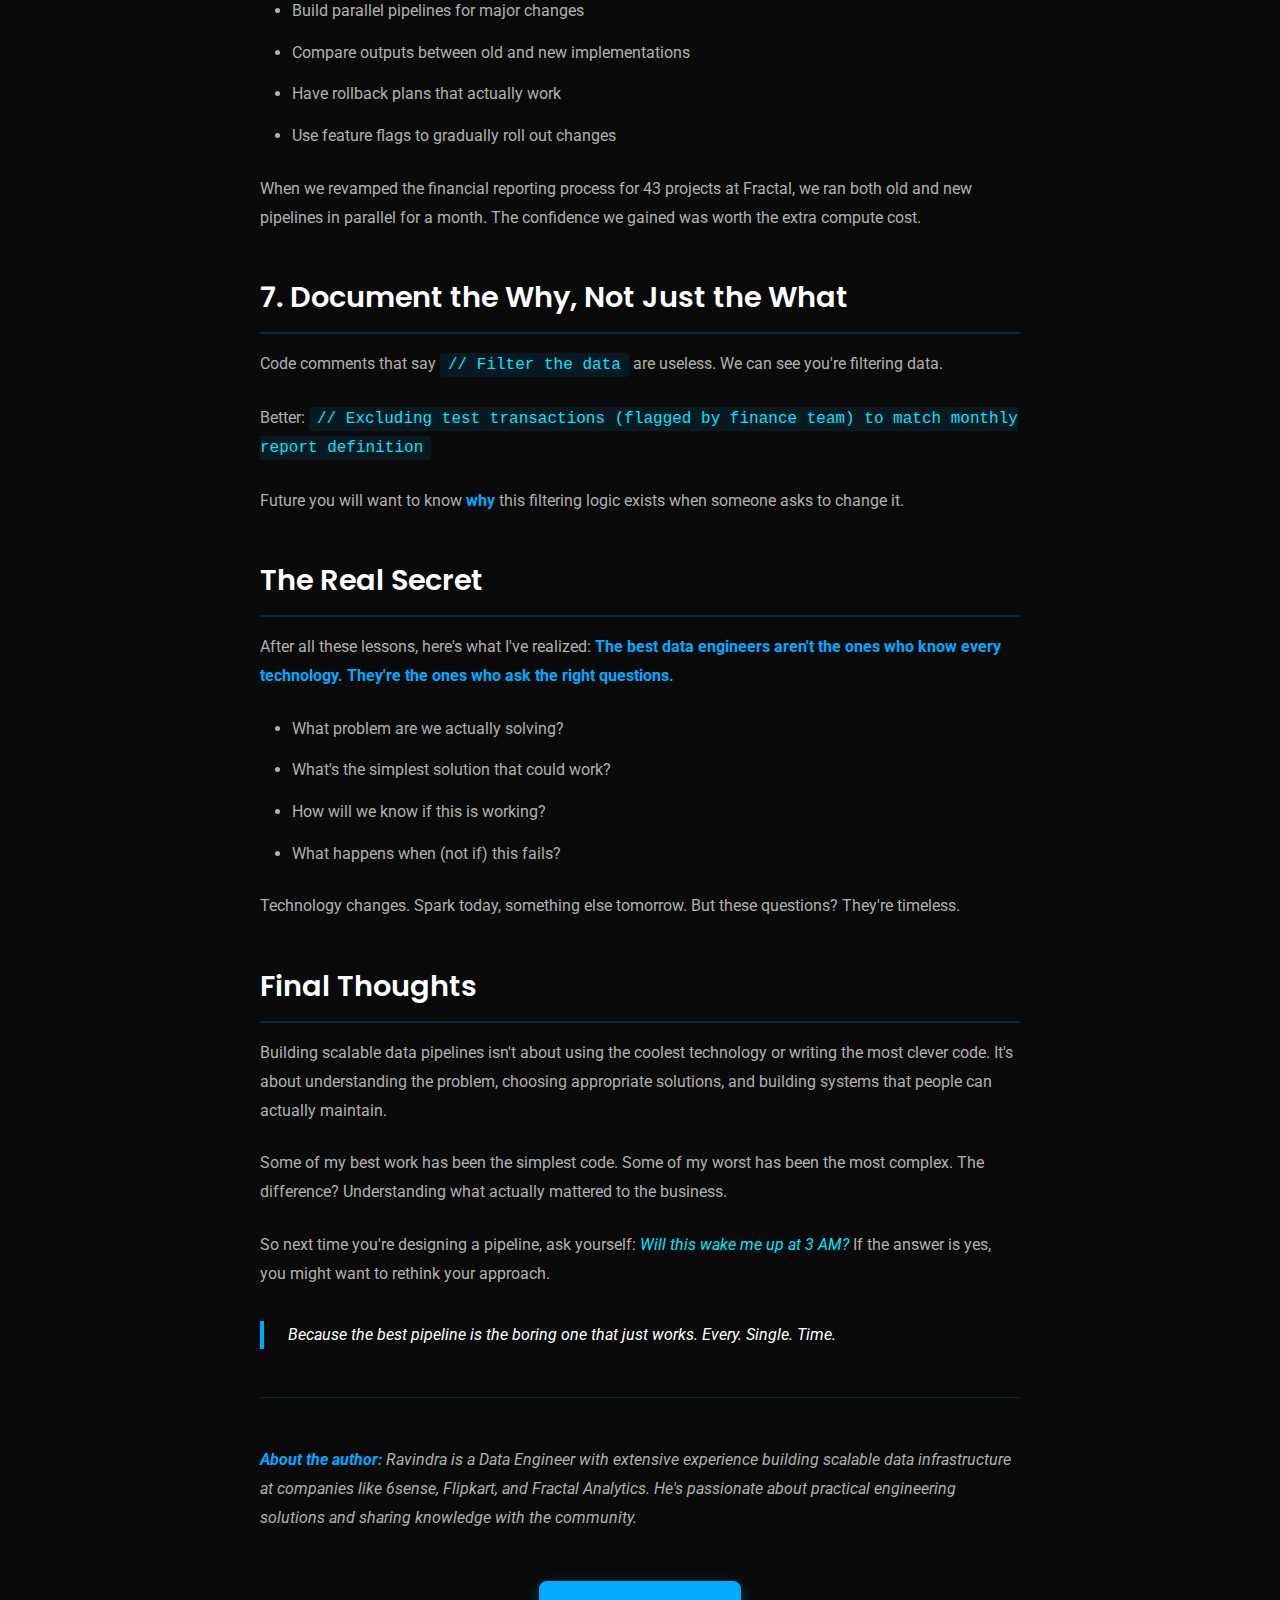
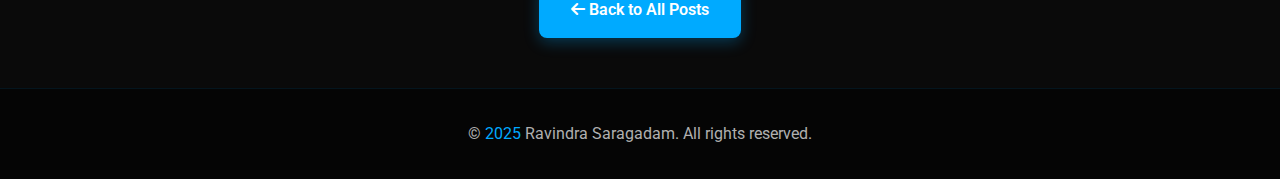
<file: blog/blog-scalable-pipelines.html>
<html lang="en">
<head>
    <meta charset="UTF-8">
    <meta name="viewport" content="width=device-width, initial-scale=1.0">
    <title>Building Scalable Data Pipelines: Lessons from the Trenches | Ravindra Saragadam</title>
    <meta name="description" content="Six years in data engineering taught me that the best pipeline is the one that doesn't wake you up at 3 AM. Here's what actually works in production.">
    <!-- Favicon -->
    <link rel="icon" type="image/x-icon" href="../assets/favicon.ico">
    <link rel="icon" type="image/png" sizes="32x32" href="../assets/favicon-32x32.png">
    <link rel="icon" type="image/png" sizes="16x16" href="../assets/favicon-16x16.png">
    <link rel="apple-touch-icon" sizes="180x180" href="../assets/apple-touch-icon.png">
    <link rel="preconnect" href="https://fonts.googleapis.com">
    <link rel="preconnect" href="https://fonts.gstatic.com" crossorigin>
    <link href="https://fonts.googleapis.com/css2?family=Poppins:wght@300;400;500;600;700&family=Roboto:wght@300;400;500;700&display=swap" rel="stylesheet">
    
    <!-- Font Awesome -->
    <link rel="stylesheet" href="https://cdnjs.cloudflare.com/ajax/libs/font-awesome/6.4.0/css/all.min.css">
    <!-- Styles -->
    <link rel="stylesheet" href="../styles.css">
    <style>
        .blog-post {
            max-width: 800px;
            margin: 0 auto;
            padding: 100px 20px 50px;
        }

        .blog-header {
            text-align: center;
            margin-bottom: 3rem;
        }

        .blog-back {
            display: inline-flex;
            align-items: center;
            gap: 0.5rem;
            color: var(--primary-color);
            text-decoration: none;
            margin-bottom: 2rem;
            transition: var(--transition);
        }

        .blog-back:hover {
            gap: 0.8rem;
        }

        .blog-post h1 {
            font-size: 2.5rem;
            margin-bottom: 1rem;
            line-height: 1.3;
        }

        .blog-meta {
            color: var(--text-secondary);
            display: flex;
            gap: 2rem;
            justify-content: center;
            flex-wrap: wrap;
            margin-bottom: 2rem;
        }

        .blog-meta-item {
            display: flex;
            align-items: center;
            gap: 0.5rem;
        }

        .blog-post-tags {
            display: flex;
            gap: 0.5rem;
            justify-content: center;
            flex-wrap: wrap;
        }

        .blog-content {
            line-height: 1.8;
            color: var(--text-secondary);
        }

        .blog-content h2 {
            color: var(--text-primary);
            font-size: 1.8rem;
            margin: 2.5rem 0 1rem;
            padding-bottom: 0.5rem;
            border-bottom: 2px solid rgba(0, 170, 255, 0.2);
        }

        .blog-content h3 {
            color: var(--text-primary);
            font-size: 1.4rem;
            margin: 2rem 0 1rem;
        }

        .blog-content p {
            margin-bottom: 1.5rem;
        }

        .blog-content ul, .blog-content ol {
            margin-bottom: 1.5rem;
            padding-left: 2rem;
        }

        .blog-content li {
            margin-bottom: 0.8rem;
        }

        .blog-content strong {
            color: var(--primary-color);
        }

        .blog-content em {
            color: var(--accent-color);
        }

        .blog-content blockquote {
            border-left: 4px solid var(--primary-color);
            padding-left: 1.5rem;
            margin: 2rem 0;
            font-style: italic;
            color: var(--text-primary);
        }

        .blog-content code {
            background: rgba(0, 170, 255, 0.1);
            padding: 0.2rem 0.5rem;
            border-radius: 4px;
            font-family: 'Courier New', monospace;
            color: var(--accent-color);
        }

        .highlight-box {
            background: rgba(0, 170, 255, 0.1);
            border-left: 4px solid var(--primary-color);
            padding: 1.5rem;
            margin: 2rem 0;
            border-radius: 4px;
        }

        @media (max-width: 640px) {
            .blog-post h1 {
                font-size: 2rem;
            }
        }
    </style>
</head>
<body>
    <article class="blog-post">
        <a href="../index.html#blog" class="blog-back">
            <i class="fas fa-arrow-left"></i> Back to Blog
        </a>

        <header class="blog-header">
            <h1>Building Scalable Data Pipelines: Lessons from the Trenches</h1>
            <div class="blog-meta">
                <span class="blog-meta-item">
                    <i class="far fa-calendar"></i>
                    March 15, 2024
                </span>
                <span class="blog-meta-item">
                    <i class="far fa-clock"></i>
                    8 min read
                </span>
                <span class="blog-meta-item">
                    <i class="far fa-user"></i>
                    Ravindra Saragadam
                </span>
            </div>
            <div class="blog-post-tags">
                <span class="tag">Data Engineering</span>
                <span class="tag">Apache Spark</span>
                <span class="tag">Best Practices</span>
            </div>
        </header>

        <div class="blog-content">
            <p>
                Five years into data engineering, I've learned one fundamental truth: <strong>the best data pipeline is the one that doesn't wake you up at 3 AM</strong>. Not the one with the fanciest technology stack. Not the one that impresses other engineers. The one that just works.
            </p>

            <p>
                Let me share what I've learned from processing terabytes of data daily, supporting $10B+ in revenue, and yes, occasionally getting those 3 AM calls.
            </p>

            <h2>1. Start With Why, Not How</h2>

            <p>
                Early in my career at Fractal Analytics, I built a beautiful data pipeline using the latest streaming technology. It was elegant, performant, and completely unnecessary. The batch processing we were replacing ran once a day, and the business checked reports once a week.
            </p>

            <div class="highlight-box">
                <strong>The Lesson:</strong> Before choosing your tech stack, understand the business requirement. Ask yourself:
                <ul>
                    <li>How fresh does the data need to be? Real-time? Hourly? Daily?</li>
                    <li>What's the actual impact if the pipeline fails?</li>
                    <li>Who's going to maintain this when you're not around?</li>
                </ul>
            </div>

            <p>
                At 6sense, we process data in real-time because minutes matter for B2B intelligence. At Flipkart, financial reports needed to be perfect more than they needed to be fast. <em>Context is everything</em>.
            </p>

            <h2>2. Monitoring Is Not Optional</h2>

            <p>
                You know what's worse than a broken pipeline? A broken pipeline that you don't know is broken until someone from finance calls asking where the revenue reports are.
            </p>

            <p>
                When I was working on Flipkart's financial reporting system—a system handling $6-10B in yearly revenue—we learned this the hard way. Now, every pipeline I build has:
            </p>

            <ul>
                <li><strong>Data quality checks at every stage</strong>: Schema validation, null checks, range validation</li>
                <li><strong>Volume monitoring</strong>: Alert if today's data is 20% different from yesterday</li>
                <li><strong>Freshness tracking</strong>: Know immediately if data stops flowing</li>
                <li><strong>Business metric validation</strong>: Does the total revenue number make sense?</li>
            </ul>

            <blockquote>
                "You can't improve what you don't measure, and you can't fix what you don't monitor."
            </blockquote>

            <h2>3. Idempotency Saves Lives</h2>

            <p>
                Make your pipelines idempotent. Seriously. I cannot stress this enough.
            </p>

            <p>
                An idempotent pipeline produces the same result whether you run it once or a hundred times. This single principle has saved me countless hours of debugging and data cleanup.
            </p>

            <p>
                Here's why it matters: Pipelines fail. Networks hiccup. Servers restart. When (not if) your pipeline fails halfway through, you should be able to rerun it without creating duplicate records or corrupting data.
            </p>

            <div class="highlight-box">
                <strong>Practical Tips:</strong>
                <ul>
                    <li>Use partition overwrite instead of append when possible</li>
                    <li>Include unique identifiers and timestamps in your data</li>
                    <li>Design for retries from the beginning, not as an afterthought</li>
                </ul>
            </div>

            <h2>4. Optimize for Readability, Then Performance</h2>

            <p>
                I once inherited a Spark job that ran in 30 minutes but took 3 days to understand. We rewrote it in a clearer way that took 45 minutes to run but 30 minutes to understand. The business was thrilled.
            </p>

            <p>
                Why? Because:
            </p>

            <ul>
                <li>The original developer had left</li>
                <li>Requirements changed every quarter</li>
                <li>New team members needed to contribute</li>
                <li>45 minutes was still well within the acceptable window</li>
            </ul>

            <p>
                Optimize for performance when you need to, not because you can. Your future self (or the next engineer) will thank you.
            </p>

            <h2>5. Schema Evolution Is Your Friend</h2>

            <p>
                At Fractal, we built a customer journey tracking system powering 25+ dashboards. The schema changed. A lot. We learned to embrace it rather than fight it.
            </p>

            <p>
                Use schema evolution features in your data formats (Parquet, Avro, Delta Lake). Make adding new fields easy and safe. Default values are your friends. Breaking changes should require extra approval and communication.
            </p>

            <h2>6. Test in Production (But Safely)</h2>

            <p>
                Controversial opinion: You haven't really tested your pipeline until it runs on production data at production scale.
            </p>

            <p>
                That doesn't mean YOLO-ing changes to prod. It means:
            </p>

            <ul>
                <li>Build parallel pipelines for major changes</li>
                <li>Compare outputs between old and new implementations</li>
                <li>Have rollback plans that actually work</li>
                <li>Use feature flags to gradually roll out changes</li>
            </ul>

            <p>
                When we revamped the financial reporting process for 43 projects at Fractal, we ran both old and new pipelines in parallel for a month. The confidence we gained was worth the extra compute cost.
            </p>

            <h2>7. Document the Why, Not Just the What</h2>

            <p>
                Code comments that say <code>// Filter the data</code> are useless. We can see you're filtering data.
            </p>

            <p>
                Better: <code>// Excluding test transactions (flagged by finance team) to match monthly report definition</code>
            </p>

            <p>
                Future you will want to know <strong>why</strong> this filtering logic exists when someone asks to change it.
            </p>

            <h2>The Real Secret</h2>

            <p>
                After all these lessons, here's what I've realized: <strong>The best data engineers aren't the ones who know every technology. They're the ones who ask the right questions.</strong>
            </p>

            <ul>
                <li>What problem are we actually solving?</li>
                <li>What's the simplest solution that could work?</li>
                <li>How will we know if this is working?</li>
                <li>What happens when (not if) this fails?</li>
            </ul>

            <p>
                Technology changes. Spark today, something else tomorrow. But these questions? They're timeless.
            </p>

            <h2>Final Thoughts</h2>

            <p>
                Building scalable data pipelines isn't about using the coolest technology or writing the most clever code. It's about understanding the problem, choosing appropriate solutions, and building systems that people can actually maintain.
            </p>

            <p>
                Some of my best work has been the simplest code. Some of my worst has been the most complex. The difference? Understanding what actually mattered to the business.
            </p>

            <p>
                So next time you're designing a pipeline, ask yourself: <em>Will this wake me up at 3 AM?</em> If the answer is yes, you might want to rethink your approach.
            </p>

            <blockquote>
                Because the best pipeline is the boring one that just works. Every. Single. Time.
            </blockquote>

            <hr style="border: 0; border-top: 1px solid rgba(0, 170, 255, 0.2); margin: 3rem 0;">

            <p style="font-style: italic; color: var(--text-secondary);">
                <strong>About the author:</strong> Ravindra is a Data Engineer with extensive experience building scalable data infrastructure at companies like 6sense, Flipkart, and Fractal Analytics. He's passionate about practical engineering solutions and sharing knowledge with the community.
            </p>
        </div>

        <div style="text-align: center; margin-top: 3rem;">
            <a href="../index.html#blog" class="btn btn-primary">
                <i class="fas fa-arrow-left"></i> Back to All Posts
            </a>
        </div>
    </article>

    <footer class="footer">
        <div class="container">
            <p>&copy; <span class="year">2025</span> Ravindra Saragadam. All rights reserved.</p>
        </div>
    </footer>
</body>
</html>
</file>
<file: styles.css>
/* CSS Variables */
:root {
    --primary-color: #00aaff;
    --secondary-color: #0066cc;
    --accent-color: #00e5ff;
    --bg-dark: #0a0a0a;
    --bg-darker: #050505;
    --bg-light: #1a1a1a;
    --text-primary: #ffffff;
    --text-secondary: #b0b0b0;
    --transition: all 0.3s ease;
}

/* Reset & Base Styles */
* {
    margin: 0;
    padding: 0;
    box-sizing: border-box;
}

html {
    scroll-behavior: smooth;
}

/* Performance optimizations */
* {
    will-change: auto;
}

.hero-content,
.stat-item,
.project-card,
.blog-card,
.expertise-card {
    will-change: transform, opacity;
}

/* Scroll Progress Bar */
.scroll-progress {
    position: fixed;
    top: 0;
    left: 0;
    width: 0%;
    height: 3px;
    background: linear-gradient(90deg, var(--secondary-color), var(--accent-color));
    z-index: 10000;
    transition: width 0.1s ease;
}

body {
    font-family: 'Roboto', sans-serif;
    background-color: var(--bg-dark);
    color: var(--text-primary);
    line-height: 1.6;
    overflow-x: hidden;
}

h1, h2, h3, h4, h5, h6 {
    font-family: 'Poppins', sans-serif;
    font-weight: 600;
}

.container {
    max-width: 1200px;
    margin: 0 auto;
    padding: 0 20px;
}

/* Navigation */
#navbar {
    position: fixed;
    top: 0;
    width: 100%;
    background-color: rgba(10, 10, 10, 0.95);
    backdrop-filter: blur(10px);
    z-index: 1000;
    transition: var(--transition);
    box-shadow: 0 2px 10px rgba(0, 170, 255, 0.1);
}

#navbar.scrolled {
    background-color: rgba(10, 10, 10, 0.98);
    box-shadow: 0 2px 20px rgba(0, 170, 255, 0.2);
}

#navbar .container {
    display: flex;
    justify-content: space-between;
    align-items: center;
    padding: 1rem 20px;
}

.nav-brand a {
    font-size: 1.6rem;
    font-weight: 700;
    color: var(--primary-color);
    text-decoration: none;
    font-family: 'Poppins', sans-serif;
}

.nav-menu {
    display: flex;
    list-style: none;
    gap: 2rem;
}

.nav-link {
    color: var(--text-secondary);
    text-decoration: none;
    font-weight: 500;
    transition: var(--transition);
    position: relative;
}

.nav-link::after {
    content: '';
    position: absolute;
    bottom: -5px;
    left: 0;
    width: 0;
    height: 2px;
    background: var(--primary-color);
    transition: var(--transition);
}

.nav-link:hover,
.nav-link.active {
    color: var(--primary-color);
}

.nav-link:hover::after,
.nav-link.active::after {
    width: 100%;
}

.nav-toggle {
    display: none;
    flex-direction: column;
    background: none;
    border: none;
    cursor: pointer;
    padding: 0;
}

.nav-toggle span {
    width: 25px;
    height: 3px;
    background: var(--primary-color);
    margin: 3px 0;
    transition: var(--transition);
}

/* Hero Section */
.hero {
    min-height: 100vh;
    display: flex;
    align-items: center;
    justify-content: center;
    position: relative;
    background: linear-gradient(135deg, var(--bg-darker) 0%, var(--bg-dark) 50%, #001a33 100%);
    padding-top: 80px;
    overflow: hidden;
}

#particleCanvas {
    position: absolute;
    top: 0;
    left: 0;
    width: 100%;
    height: 100%;
    z-index: 1;
}

.hero-content {
    position: relative;
    z-index: 2;
    text-align: center;
    max-width: 900px;
    padding: 2rem;
}

.hero-greeting {
    font-size: 1.2rem;
    color: var(--accent-color);
    margin-bottom: 1rem;
    animation: fadeInDown 0.8s ease;
}

.hero-name {
    font-size: 4rem;
    background: linear-gradient(135deg, var(--text-primary) 0%, var(--accent-color) 100%);
    -webkit-background-clip: text;
    -webkit-text-fill-color: transparent;
    background-clip: text;
    margin-bottom: 1rem;
    animation: fadeInDown 1s ease 0.2s backwards;
}

.hero-title {
    font-size: 2.5rem;
    color: var(--primary-color);
    min-height: 80px;
    display: flex;
    align-items: center;
    justify-content: center;
    animation: fadeInDown 1.2s ease 0.4s backwards;
}

.cursor {
    animation: blink 1s infinite;
}

.hero-description {
    font-size: 1.2rem;
    color: var(--text-secondary);
    margin: 2rem 0;
    line-height: 1.8;
    animation: fadeInUp 1s ease 0.6s backwards;
}

.hero-description .highlight {
    color: var(--primary-color);
    font-weight: 600;
}

.hero-buttons {
    display: flex;
    gap: 1rem;
    justify-content: center;
    margin: 2rem 0;
    animation: fadeInUp 1s ease 0.8s backwards;
}

.btn {
    padding: 1rem 2rem;
    border-radius: 8px;
    text-decoration: none;
    font-weight: 600;
    transition: var(--transition);
    display: inline-block;
}

.btn-primary {
    background: var(--primary-color);
    color: var(--text-primary);
    box-shadow: 0 4px 15px rgba(0, 170, 255, 0.3);
}

.btn-primary:hover {
    background: var(--secondary-color);
    transform: translateY(-2px);
    box-shadow: 0 6px 20px rgba(0, 170, 255, 0.4);
}

.btn-secondary {
    background: transparent;
    color: var(--text-primary);
    border: 2px solid var(--primary-color);
}

.btn-secondary:hover {
    background: var(--primary-color);
    transform: translateY(-2px);
}

.hero-stats {
    display: grid;
    grid-template-columns: repeat(auto-fit, minmax(150px, 1fr));
    gap: 2rem;
    margin: 3rem 0;
    animation: fadeInUp 1s ease 1s backwards;
    justify-items: center;
    align-items: center;
}

.stat-item {
    text-align: center;
    padding: 1.5rem 1rem;
    background: rgba(255, 255, 255, 0.05);
    border-radius: 10px;
    border: 1px solid rgba(0, 170, 255, 0.2);
    transition: var(--transition);
    min-width: 140px;
    display: flex;
    flex-direction: column;
    justify-content: center;
    align-items: center;
}

.stat-item:hover {
    transform: translateY(-5px);
    background: rgba(0, 170, 255, 0.1);
    border-color: var(--primary-color);
}

.stat-value {
    font-size: 2rem;
    font-weight: 700;
    color: var(--accent-color);
    display: block;
    line-height: 1.2;
    word-break: keep-all;
    white-space: nowrap;
    margin-bottom: 0.5rem;
}

.stat-label {
    font-size: 0.85rem;
    color: var(--text-secondary);
    margin-top: 0.5rem;
    line-height: 1.3;
    text-align: center;
}

.hero-social {
    display: flex;
    gap: 1rem;
    justify-content: center;
    animation: fadeInUp 1s ease 1.2s backwards;
}

.hero-social a {
    width: 50px;
    height: 50px;
    display: flex;
    align-items: center;
    justify-content: center;
    background: rgba(255, 255, 255, 0.05);
    border-radius: 50%;
    color: var(--text-secondary);
    font-size: 1.3rem;
    transition: var(--transition);
    border: 1px solid rgba(0, 170, 255, 0.2);
    position: relative;
    z-index: 10;
}

.hero-social a:hover {
    background: var(--primary-color);
    color: var(--text-primary);
    transform: translateY(-3px);
    border-color: var(--primary-color);
    box-shadow: 0 5px 15px rgba(0, 170, 255, 0.4);
}

/* Section Styles */
.section {
    padding: 5rem 0;
    opacity: 0;
    transform: translateY(30px);
    transition: opacity 0.8s ease, transform 0.8s ease;
}

.section.visible {
    opacity: 1;
    transform: translateY(0);
}

.section-dark {
    background: var(--bg-darker);
}

.section-title {
    font-size: 2.5rem;
    text-align: center;
    margin-bottom: 1rem;
    color: var(--text-primary);
    position: relative;
    display: inline-block;
    left: 50%;
    transform: translateX(-50%);
}

.section-title::after {
    content: '';
    position: absolute;
    bottom: -10px;
    left: 50%;
    transform: translateX(-50%);
    width: 80px;
    height: 4px;
    background: linear-gradient(90deg, var(--secondary-color), var(--accent-color));
    border-radius: 2px;
}

.section-subtitle {
    text-align: center;
    color: var(--text-secondary);
    font-size: 1.1rem;
    margin-bottom: 3rem;
}

/* About Section */
.about-content {
    display: grid;
    grid-template-columns: 1fr 1fr;
    gap: 3rem;
    margin: 3rem 0;
}

.about-text {
    font-size: 1.1rem;
    line-height: 1.8;
    color: var(--text-secondary);
}

.about-strengths {
    display: grid;
    gap: 1.5rem;
}

.strength-item {
    display: flex;
    align-items: flex-start;
    gap: 1rem;
    padding: 1.5rem;
    background: rgba(255, 255, 255, 0.03);
    border-radius: 10px;
    border-left: 3px solid var(--primary-color);
    transition: var(--transition);
}

.strength-item:hover {
    background: rgba(0, 170, 255, 0.1);
    transform: translateX(10px);
}

.strength-icon {
    font-size: 2rem;
    color: var(--primary-color);
    min-width: 40px;
}

.strength-content h3 {
    font-size: 1.2rem;
    margin-bottom: 0.5rem;
    color: var(--text-primary);
}

.strength-content p {
    color: var(--text-secondary);
    font-size: 0.95rem;
}

.about-quote {
    text-align: center;
    margin: 3rem auto;
    max-width: 800px;
    padding: 2rem;
    position: relative;
}

.quote-icon {
    font-size: 3rem;
    color: var(--primary-color);
    opacity: 0.3;
}

.about-quote p {
    font-size: 1.5rem;
    font-style: italic;
    color: var(--text-secondary);
    margin-top: 1rem;
    line-height: 1.8;
}

/* Expertise Section */
.expertise-grid {
    display: grid;
    grid-template-columns: repeat(auto-fit, minmax(250px, 1fr));
    gap: 2rem;
    margin-top: 3rem;
}

.expertise-card {
    padding: 2rem;
    background: rgba(255, 255, 255, 0.03);
    border-radius: 10px;
    border: 1px solid rgba(0, 170, 255, 0.2);
    transition: var(--transition);
    text-align: center;
}

.expertise-card:hover {
    transform: translateY(-10px);
    background: rgba(0, 170, 255, 0.1);
    border-color: var(--primary-color);
    box-shadow: 0 10px 30px rgba(0, 170, 255, 0.2);
}

.expertise-icon {
    font-size: 3rem;
    color: var(--primary-color);
    margin-bottom: 1rem;
}

.expertise-card h3 {
    font-size: 1.3rem;
    margin-bottom: 1rem;
    color: var(--text-primary);
}

.expertise-card p {
    color: var(--text-secondary);
    font-size: 0.95rem;
    line-height: 1.6;
}

.expertise-tags {
    display: flex;
    flex-wrap: wrap;
    gap: 0.5rem;
    margin-top: 1rem;
    justify-content: center;
}

.tag {
    padding: 0.3rem 0.8rem;
    background: rgba(0, 170, 255, 0.2);
    color: var(--accent-color);
    border-radius: 20px;
    font-size: 0.8rem;
    border: 1px solid rgba(0, 170, 255, 0.3);
}

/* Timeline */
.timeline {
    position: relative;
    max-width: 1200px;
    margin: 0 auto;
    padding: 3rem 0;
}

.timeline::before {
    content: '';
    position: absolute;
    left: 50%;
    transform: translateX(-50%);
    width: 3px;
    height: 100%;
    background: linear-gradient(180deg, var(--secondary-color), var(--accent-color));
    border-radius: 2px;
}

.timeline-item {
    margin-bottom: 3rem;
    position: relative;
    opacity: 1 !important;
    transform: translateY(0) !important;
    transition: opacity 0.6s ease, transform 0.6s ease;
}

/* Timeline positioning by company - Dynamic */
.timeline-left .timeline-content {
    margin-left: 50% !important;
    margin-right: 0 !important;
    padding-left: 3rem !important;
    padding-right: 1.5rem !important;
}

.timeline-right .timeline-content {
    margin-left: 0 !important;
    margin-right: 50% !important;
    padding-left: 1.5rem !important;
    padding-right: 3rem !important;
}

/* Legacy hardcoded rules - can be removed */
.timeline-item:nth-child(3) .timeline-content,
.timeline-item:nth-child(4) .timeline-content {
    margin-left: 50%;
    padding-left: 3rem;
    padding-right: 1.5rem;
}

/* Keep original alternating for other items */
.timeline-item:nth-child(odd):not(:nth-child(3)):not(:nth-child(4)) .timeline-content {
    margin-left: auto;
    margin-right: 50%;
    padding-right: 3rem;
}

.timeline-item:nth-child(even):not(:nth-child(3)):not(:nth-child(4)) .timeline-content {
    margin-left: 50%;
    padding-left: 3rem;
}

.timeline-marker {
    position: absolute;
    left: 50%;
    transform: translate(-50%, 50%);
    width: 20px;
    height: 20px;
    background: var(--primary-color);
    border: 4px solid var(--bg-dark);
    border-radius: 50%;
    z-index: 1;
}

.timeline-content {
    background: rgba(255, 255, 255, 0.03);
    padding: 2rem;
    border-radius: 10px;
    border: 1px solid rgba(0, 170, 255, 0.2);
    transition: var(--transition);
}

.timeline-content:hover {
    background: rgba(0, 170, 255, 0.1);
    border-color: var(--primary-color);
    box-shadow: 0 5px 20px rgba(0, 170, 255, 0.2);
}

.timeline-header {
    display: flex;
    justify-content: space-between;
    align-items: flex-start;
    margin-bottom: 1rem;
}

.timeline-company {
    font-size: 1.5rem;
    font-weight: 600;
    color: var(--primary-color);
}

.timeline-duration {
    font-size: 0.9rem;
    color: var(--text-secondary);
}

.timeline-role {
    font-size: 1.2rem;
    color: var(--text-primary);
    margin-bottom: 1rem;
}

.timeline-description {
    list-style: none;
    margin-bottom: 1rem;
}

.timeline-description li {
    padding: 0.5rem 0;
    padding-left: 1.5rem;
    position: relative;
    color: var(--text-secondary);
    line-height: 1.6;
}

.timeline-description li::before {
    content: '▹';
    position: absolute;
    left: 0;
    color: var(--primary-color);
}

.timeline-tech {
    display: flex;
    flex-wrap: wrap;
    gap: 0.5rem;
    margin-top: 1rem;
}

/* Projects Section */
.projects-grid {
    display: grid;
    grid-template-columns: repeat(auto-fit, minmax(300px, 1fr));
    gap: 2rem;
    margin-top: 3rem;
}

.project-card {
    background: rgba(255, 255, 255, 0.03);
    border-radius: 10px;
    overflow: hidden;
    border: 1px solid rgba(0, 170, 255, 0.2);
    transition: var(--transition);
    opacity: 0;
    transform: translateY(30px);
}

.project-card.visible {
    opacity: 1;
    transform: translateY(0);
}

.project-card:hover {
    transform: translateY(-10px);
    border-color: var(--primary-color);
    box-shadow: 0 10px 30px rgba(0, 170, 255, 0.3);
}

.project-image {
    width: 100%;
    height: 200px;
    background: linear-gradient(135deg, var(--secondary-color), var(--primary-color));
    display: flex;
    align-items: center;
    justify-content: center;
    font-size: 4rem;
    color: rgba(255, 255, 255, 0.3);
    position: relative;
    overflow: hidden;
}

.project-image::after {
    content: '';
    position: absolute;
    inset: 0;
    background: rgba(0, 0, 0, 0.3);
    transition: var(--transition);
}

.project-card:hover .project-image::after {
    background: rgba(0, 0, 0, 0.1);
}

.project-content {
    padding: 1.5rem;
}

.project-title {
    font-size: 1.3rem;
    margin-bottom: 0.5rem;
    color: var(--text-primary);
}

.project-description {
    color: var(--text-secondary);
    margin-bottom: 1rem;
    line-height: 1.6;
}

.project-links {
    display: flex;
    gap: 1rem;
    margin-top: 1rem;
}

.project-link {
    color: var(--primary-color);
    text-decoration: none;
    display: flex;
    align-items: center;
    gap: 0.5rem;
    font-weight: 500;
    transition: var(--transition);
}

.project-link:hover {
    color: var(--accent-color);
    gap: 0.7rem;
}

/* Blog Section */
.blog-grid {
    display: grid;
    grid-template-columns: repeat(auto-fit, minmax(300px, 1fr));
    gap: 2rem;
    margin-top: 3rem;
}

.blog-card {
    background: rgba(255, 255, 255, 0.03);
    border-radius: 10px;
    padding: 2rem;
    border: 1px solid rgba(0, 170, 255, 0.2);
    transition: var(--transition);
    cursor: pointer;
    text-decoration: none;
    display: block;
    opacity: 0;
    transform: translateY(30px);
}

.blog-card.visible {
    opacity: 1;
    transform: translateY(0);
}

.blog-card:hover {
    transform: translateY(-10px);
    border-color: var(--primary-color);
    background: rgba(0, 170, 255, 0.1);
    box-shadow: 0 10px 30px rgba(0, 170, 255, 0.2);
}

.blog-date {
    color: var(--primary-color);
    font-size: 0.9rem;
    margin-bottom: 0.5rem;
}

.blog-title {
    font-size: 1.5rem;
    color: var(--text-primary);
    margin-bottom: 1rem;
}

.blog-excerpt {
    color: var(--text-secondary);
    line-height: 1.6;
    margin-bottom: 1rem;
}

.blog-tags {
    display: flex;
    flex-wrap: wrap;
    gap: 0.5rem;
}

.blog-card.coming-soon {
    opacity: 0.5;
    cursor: not-allowed;
}

.blog-card.coming-soon:hover {
    transform: none;
}

.coming-soon-badge {
    display: inline-block;
    padding: 0.3rem 1rem;
    background: rgba(0, 170, 255, 0.2);
    color: var(--accent-color);
    border-radius: 20px;
    font-size: 0.85rem;
    margin-top: 1rem;
}

/* Resume Section */
.resume-content {
    display: grid;
    grid-template-columns: 1.5fr 1fr;
    gap: 3rem;
    margin-top: 3rem;
    align-items: center;
}

.resume-overview {
    background: rgba(255, 255, 255, 0.03);
    padding: 2rem;
    border-radius: 10px;
    border-left: 4px solid var(--primary-color);
}

.resume-overview h3 {
    font-size: 1.5rem;
    margin-bottom: 1rem;
    color: var(--text-primary);
}

.resume-overview p {
    color: var(--text-secondary);
    line-height: 1.8;
}

.resume-download {
    display: flex;
    flex-direction: column;
    gap: 1rem;
}

.download-card {
    display: flex;
    align-items: center;
    gap: 1.5rem;
    padding: 2rem;
    background: rgba(255, 255, 255, 0.03);
    border-radius: 10px;
    border: 1px solid rgba(0, 170, 255, 0.2);
    transition: var(--transition);
    text-decoration: none;
    color: var(--text-primary);
}

.download-card:hover {
    background: rgba(0, 170, 255, 0.1);
    border-color: var(--primary-color);
    transform: translateX(10px);
    box-shadow: 0 5px 20px rgba(0, 170, 255, 0.2);
}

.download-card i {
    font-size: 3rem;
    color: var(--primary-color);
}

.download-info h4 {
    font-size: 1.2rem;
    margin-bottom: 0.3rem;
    color: var(--text-primary);
}

.download-info p {
    color: var(--text-secondary);
    font-size: 0.9rem;
}

/* Contact Section */
.contact-grid {
    display: grid;
    grid-template-columns: repeat(auto-fit, minmax(250px, 1fr));
    gap: 2rem;
    margin-top: 3rem;
}

.contact-card {
    text-align: center;
    padding: 2rem;
    background: rgba(255, 255, 255, 0.05);
    border-radius: 10px;
    border: 1px solid rgba(0, 170, 255, 0.2);
    transition: var(--transition);
}

.contact-card:hover {
    transform: translateY(-5px);
    background: rgba(0, 170, 255, 0.1);
    border-color: var(--primary-color);
}

.contact-card i {
    font-size: 2.5rem;
    color: var(--primary-color);
    margin-bottom: 1rem;
}

.contact-card h3 {
    font-size: 1.3rem;
    margin-bottom: 0.5rem;
}

.contact-card p,
.contact-card a {
    color: var(--text-secondary);
    text-decoration: none;
}

.contact-card a:hover {
    color: var(--primary-color);
}

.contact-social {
    display: flex;
    gap: 1.5rem;
    justify-content: center;
    margin-top: 1rem;
}

.contact-social a {
    display: inline-flex;
    align-items: center;
    justify-content: center;
    color: var(--primary-color);
    font-size: 2rem;
    transition: var(--transition);
    position: relative;
    z-index: 10;
}

.contact-social a:hover {
    color: var(--accent-color);
    transform: scale(1.2) translateY(-3px);
}

/* Footer */
.footer {
    background: var(--bg-darker);
    padding: 2rem 0;
    text-align: center;
    border-top: 1px solid rgba(0, 170, 255, 0.1);
}

.footer p {
    color: var(--text-secondary);
}

.footer .year {
    color: var(--primary-color);
}

/* Scroll to Top Button */
.scroll-to-top {
    position: fixed;
    bottom: 2rem;
    right: 2rem;
    width: 50px;
    height: 50px;
    background: var(--primary-color);
    color: var(--text-primary);
    border: none;
    border-radius: 50%;
    display: flex;
    align-items: center;
    justify-content: center;
    font-size: 1.5rem;
    cursor: pointer;
    opacity: 0;
    visibility: hidden;
    transition: var(--transition);
    z-index: 1000;
    box-shadow: 0 4px 15px rgba(0, 170, 255, 0.3);
}

.scroll-to-top.visible {
    opacity: 1;
    visibility: visible;
}

.scroll-to-top:hover {
    background: var(--accent-color);
    transform: translateY(-3px);
    box-shadow: 0 6px 20px rgba(0, 229, 255, 0.4);
}

/* Enhanced Card Hover Effects */
.project-card,
.blog-card,
.expertise-card {
    position: relative;
    overflow: hidden;
}

.project-card::before,
.blog-card::before,
.expertise-card::before {
    content: '';
    position: absolute;
    top: -50%;
    left: -50%;
    width: 200%;
    height: 200%;
    background: radial-gradient(circle, rgba(0, 170, 255, 0.1) 0%, transparent 70%);
    opacity: 0;
    transition: var(--transition);
    pointer-events: none;
}

.project-card:hover::before,
.blog-card:hover::before,
.expertise-card:hover::before {
    opacity: 1;
    animation: shimmer 1.5s ease-in-out;
}

@keyframes shimmer {
    0% {
        transform: translate(-50%, -50%) scale(0);
    }
    100% {
        transform: translate(0%, 0%) scale(1);
    }
}

/* Animations */
@keyframes fadeInDown {
    from {
        opacity: 0;
        transform: translateY(-30px);
    }
    to {
        opacity: 1;
        transform: translateY(0);
    }
}

@keyframes fadeInUp {
    from {
        opacity: 0;
        transform: translateY(30px);
    }
    to {
        opacity: 1;
        transform: translateY(0);
    }
}

@keyframes bounce {
    0%, 20%, 50%, 80%, 100% {
        transform: translateX(-50%) translateY(0);
    }
    40% {
        transform: translateX(-50%) translateY(-10px);
    }
    60% {
        transform: translateX(-50%) translateY(-5px);
    }
}

@keyframes blink {
    0%, 50% {
        opacity: 1;
    }
    51%, 100% {
        opacity: 0;
    }
}

/* Responsive Design */
@media (max-width: 968px) {
    .nav-menu {
        position: fixed;
        left: -100%;
        top: 70px;
        flex-direction: column;
        background-color: rgba(10, 10, 10, 0.98);
        width: 100%;
        text-align: center;
        transition: 0.3s;
        box-shadow: 0 10px 27px rgba(0, 0, 0, 0.05);
        padding: 2rem 0;
        gap: 0;
    }

    .nav-menu.active {
        left: 0;
    }

    .nav-menu li {
        margin: 1.5rem 0;
    }

    .nav-toggle {
        display: flex;
    }

    .nav-toggle.active span:nth-child(1) {
        transform: rotate(45deg) translate(8px, 8px);
    }

    .nav-toggle.active span:nth-child(2) {
        opacity: 0;
    }

    .nav-toggle.active span:nth-child(3) {
        transform: rotate(-45deg) translate(6px, -6px);
    }

    .hero-name {
        font-size: 3rem;
    }

    .hero-title {
        font-size: 1.8rem;
    }

    .about-content {
        grid-template-columns: 1fr;
    }

    .timeline::before {
        left: 0;
    }

    .timeline-left .timeline-content,
    .timeline-right .timeline-content {
        margin-left: 0 !important;
        margin-right: 0 !important;
        padding-left: 3rem !important;
        padding-right: 1.5rem !important;
    }

    .timeline-marker {
        left: 0;
        transform: translate(-50%, 50%);
    }

    .resume-content {
        grid-template-columns: 1fr;
    }
}

@media (max-width: 640px) {
    .hero-name {
        font-size: 2.5rem;
    }

    .hero-title {
        font-size: 1.5rem;
    }

    .hero-buttons {
        flex-direction: column;
    }

    .section-title {
        font-size: 2rem;
    }

    .hero-stats {
        grid-template-columns: repeat(2, 1fr);
        justify-items: center;
        align-items: center;
    }

    .projects-grid,
    .blog-grid,
    .expertise-grid,
    .contact-grid {
        grid-template-columns: 1fr;
    }
}
</file>
